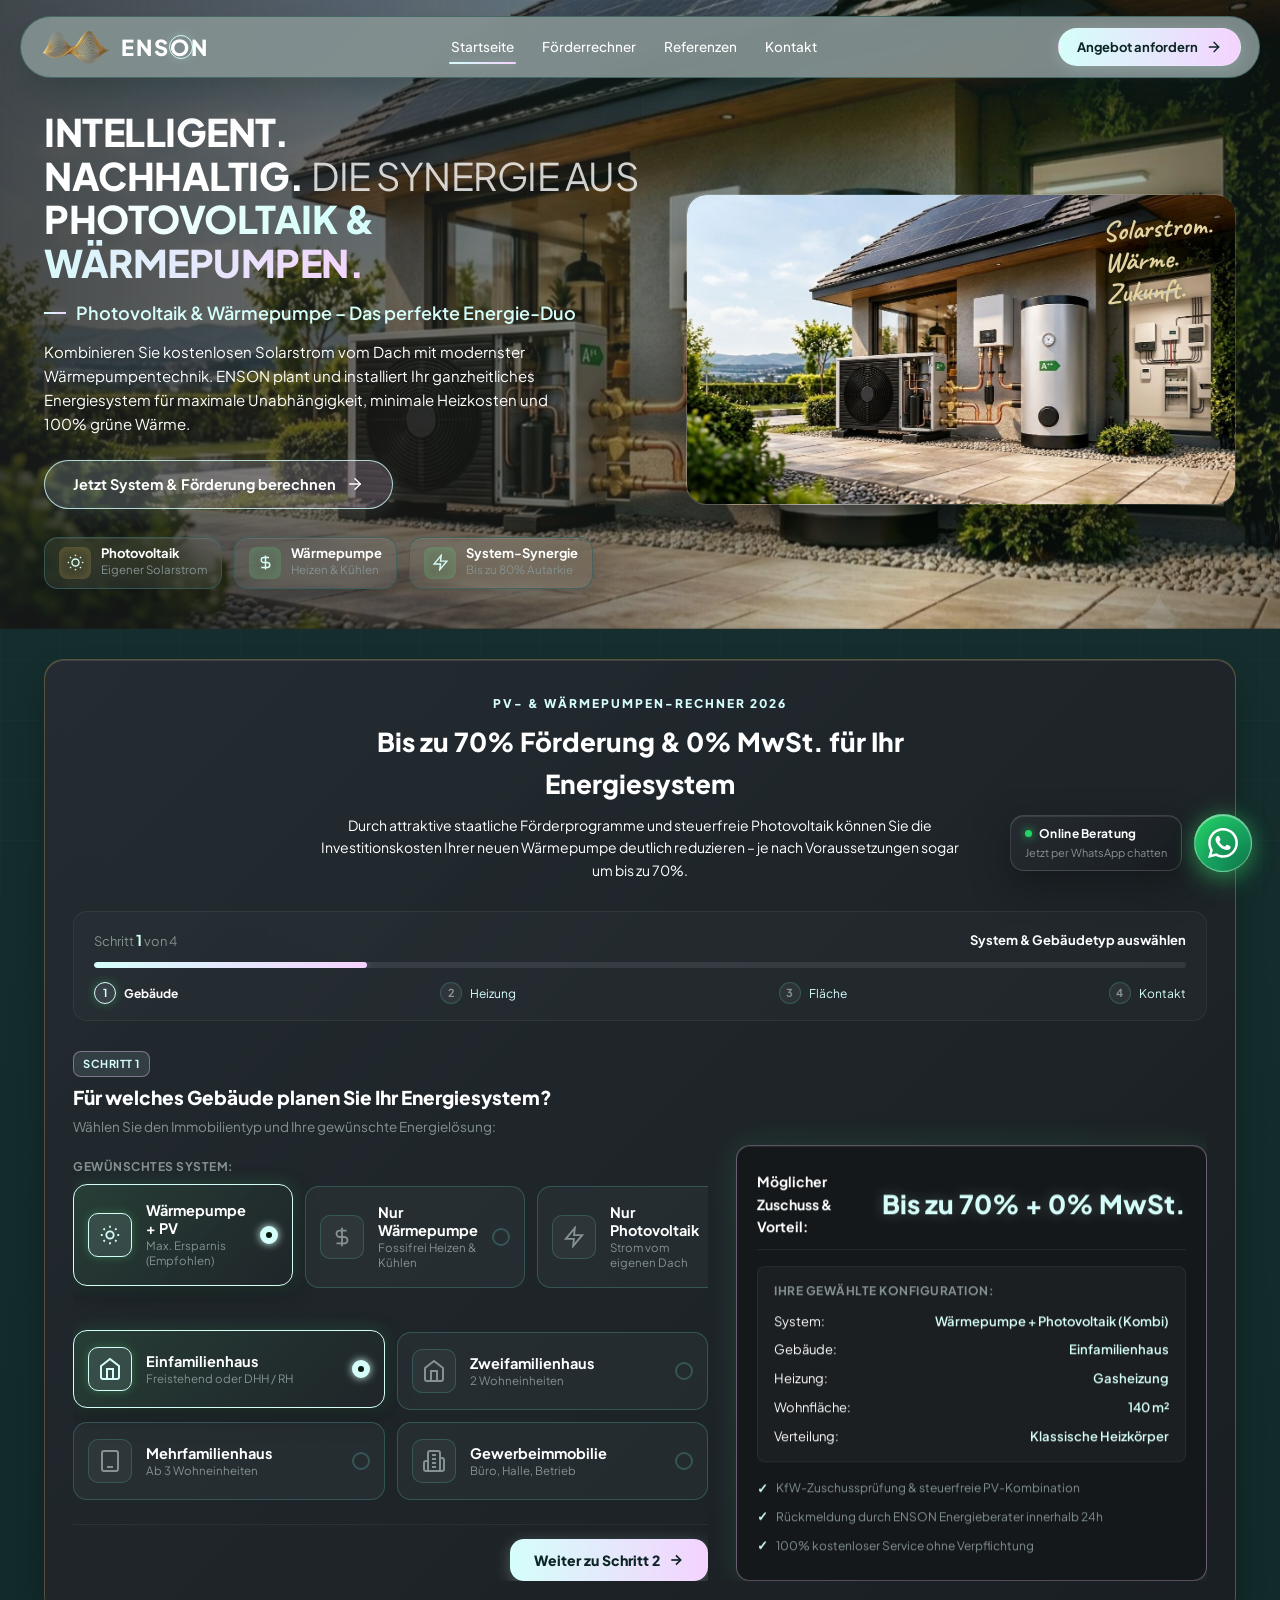
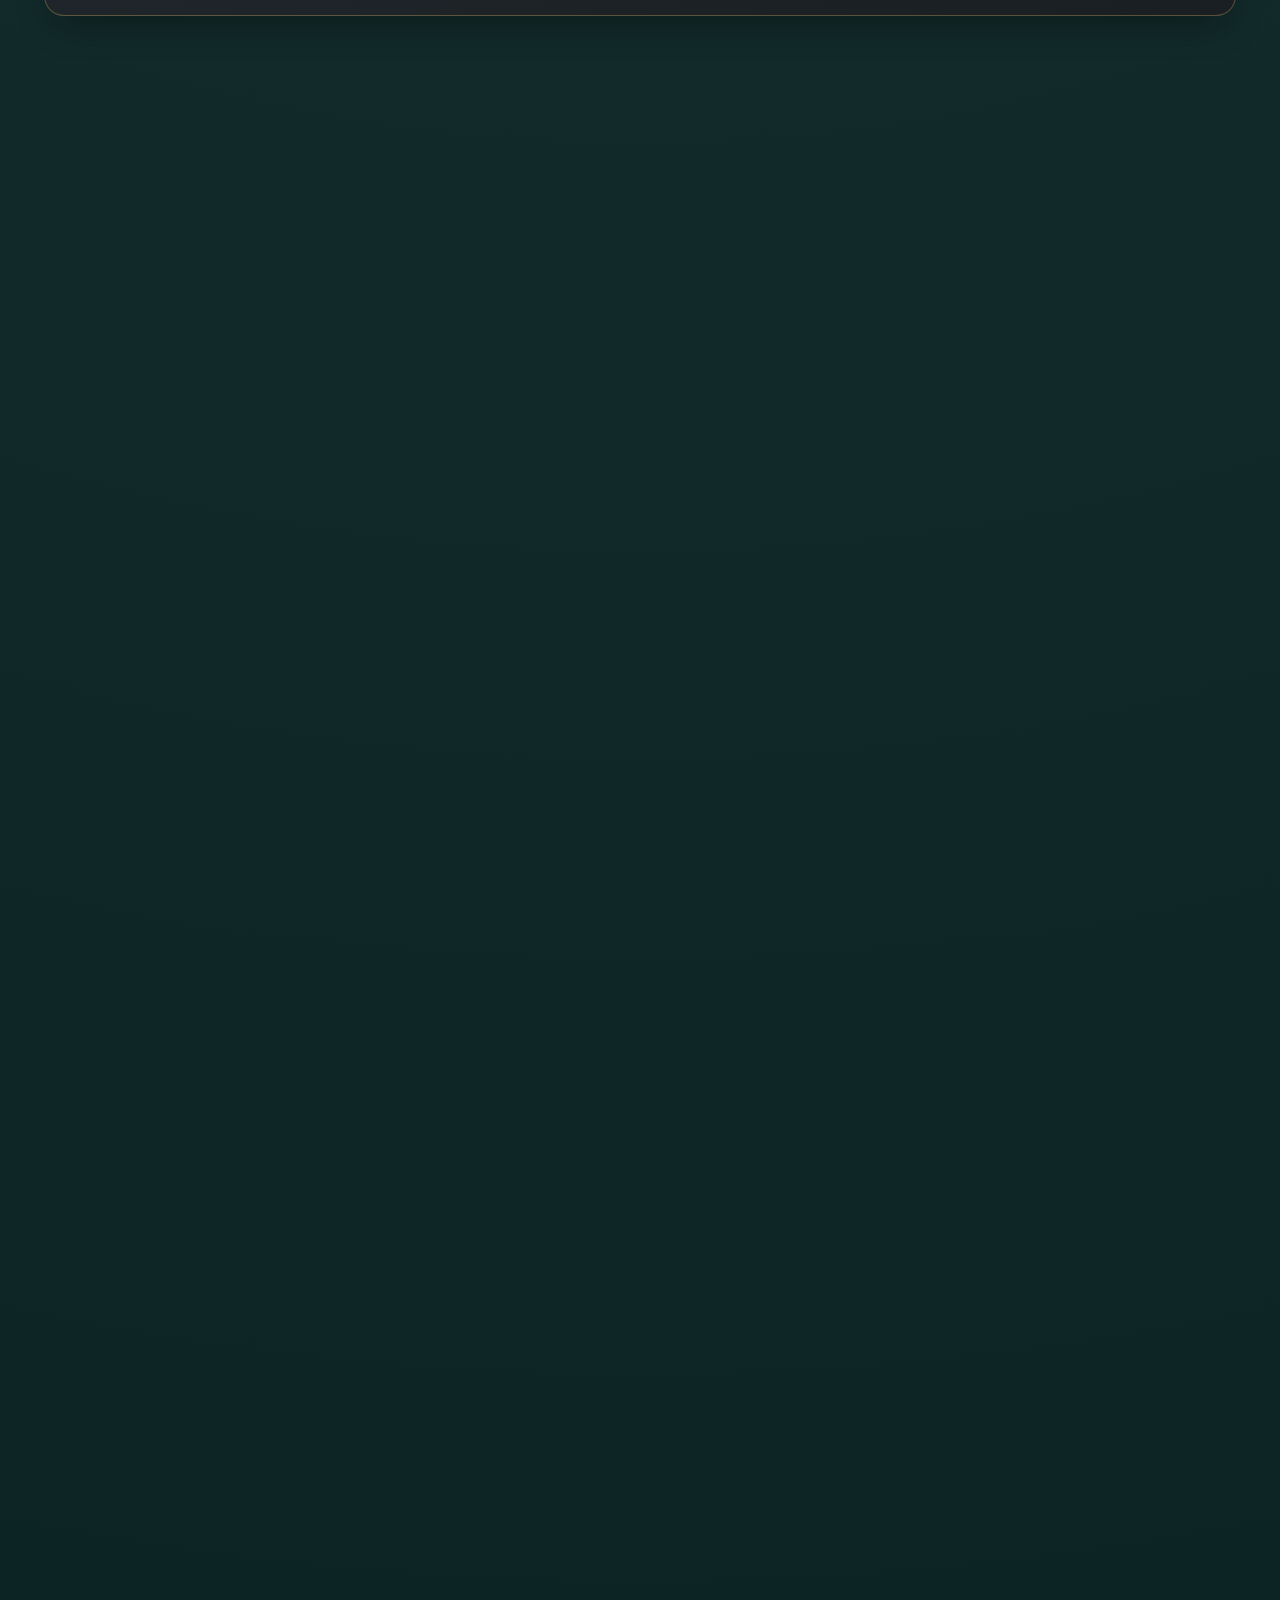
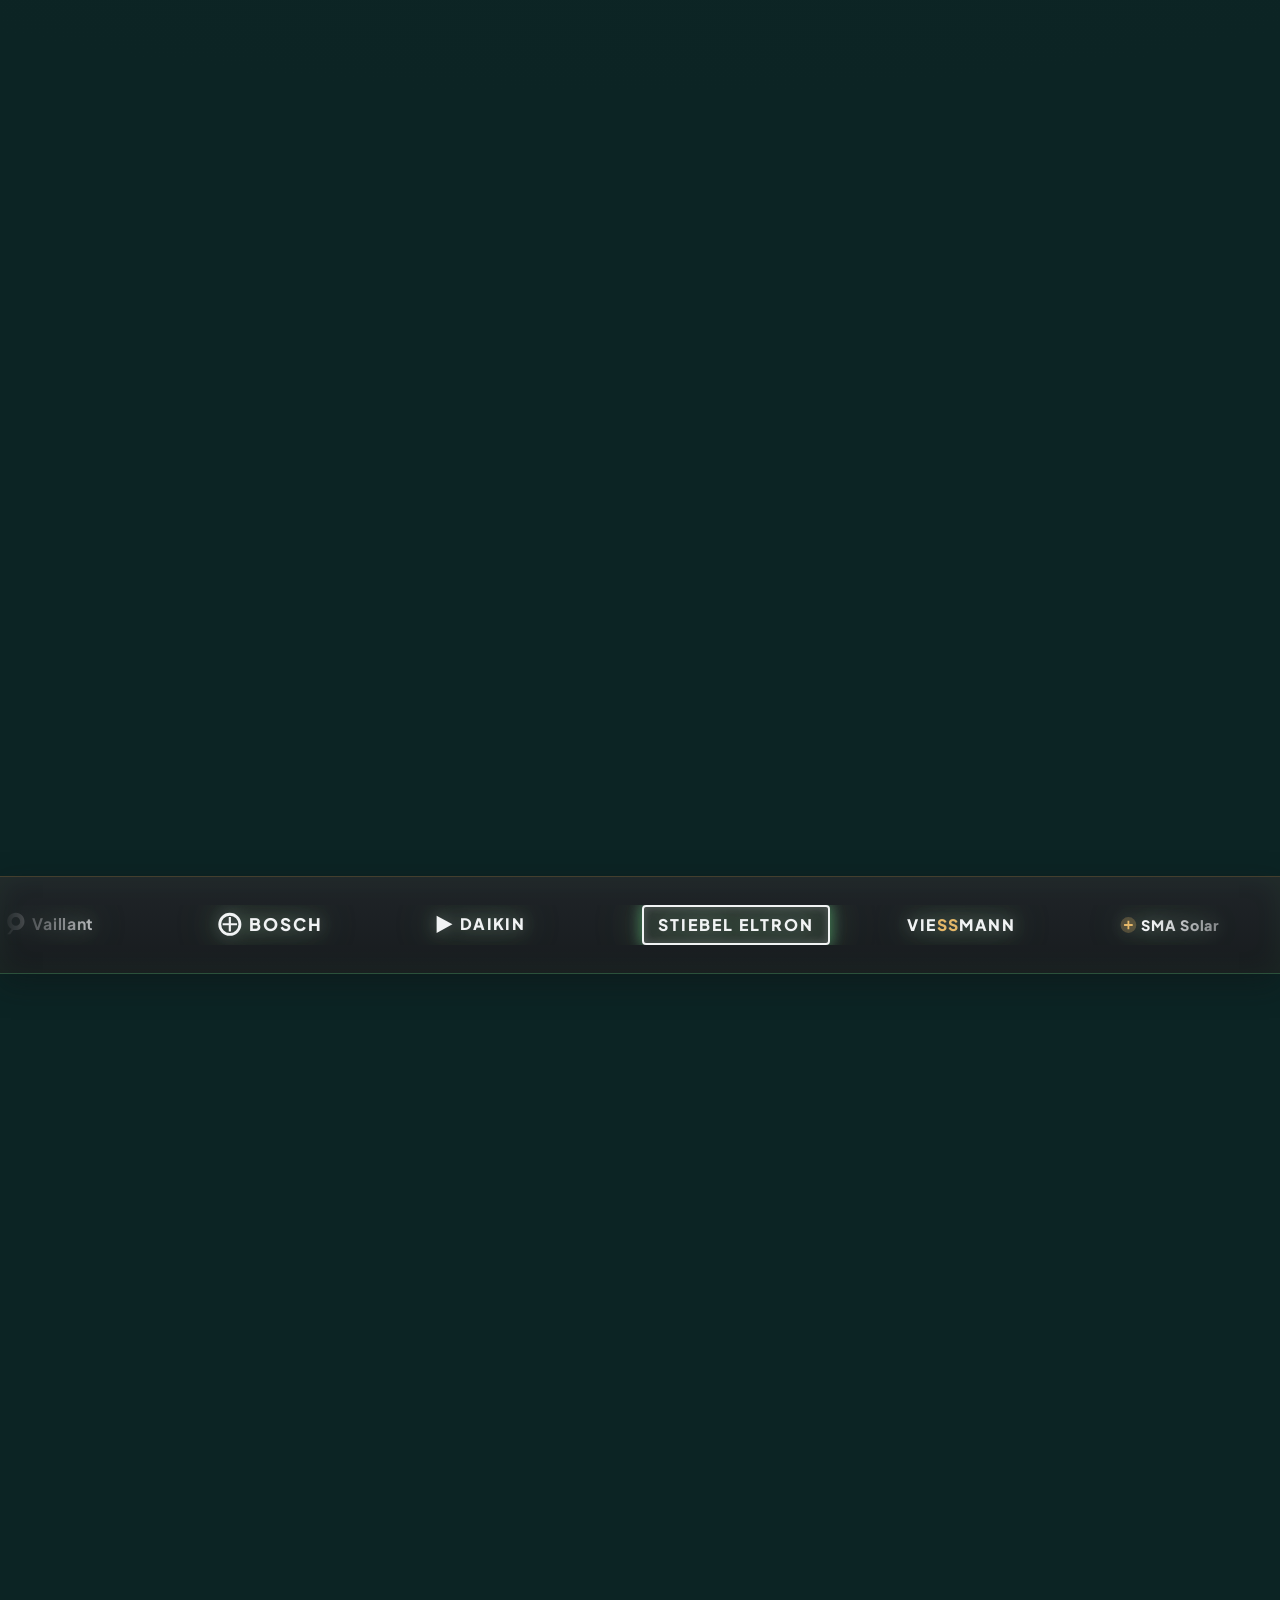
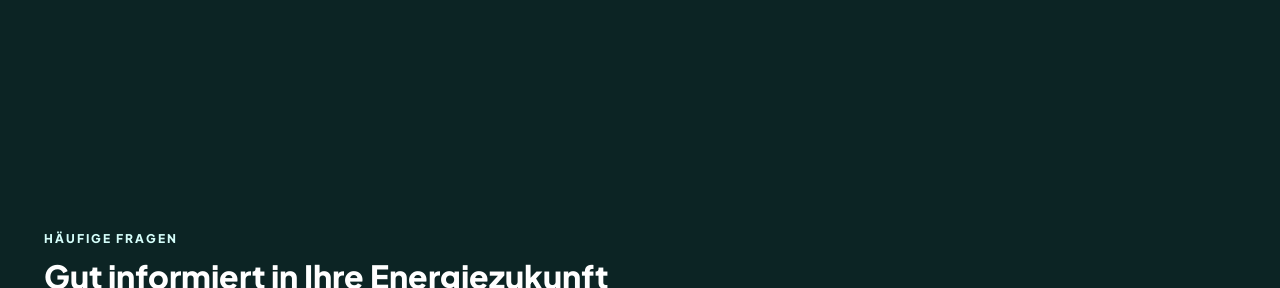
<file: index.html>
<!DOCTYPE html>
<html lang="de">

<head>
  <meta charset="UTF-8">
  <meta name="viewport" content="width=device-width, initial-scale=1.0, maximum-scale=5.0">
  <title>ENSON | Photovoltaikanlagen & Wärmepumpen – Das smarte Energiesystem</title>
  <meta name="description"
    content="ENSON - Ihr Experte für Photovoltaikanlagen & moderne Wärmepumpen in Deutschland. Bis zu 70% KfW-Förderung, 0% MwSt., maximale Autarkie durch solaren Heizstrom und Komplettservice aus einer Hand.">
  <meta name="referrer" content="strict-origin-when-cross-origin">

  <!-- Google Fonts: Plus Jakarta Sans & Caveat -->
  <link rel="preconnect" href="https://fonts.googleapis.com">
  <link rel="preconnect" href="https://fonts.gstatic.com" crossorigin>
  <link
    href="https://fonts.googleapis.com/css2?family=Caveat:wght@600;700&family=Plus+Jakarta+Sans:ital,wght@0,300;0,400;0,500;0,600;0,700;0,800;1,400&display=swap"
    rel="stylesheet">

  <link rel="stylesheet" href="style.css">
</head>

<body>

  <!-- Background Ambient Glows & Grid Layer -->
  <div class="ambient-glow glow-top-left"></div>
  <div class="ambient-glow glow-hero-right"></div>
  <div class="ambient-glow glow-center-accent"></div>
  <div class="ambient-glow glow-bottom-right"></div>
  <div class="tech-grid-bg"></div>

  <!-- FLOATING GLASS NAVBAR -->
  <header class="navbar-wrapper">
    <nav class="navbar glass-card">
      <a href="#hero" class="brand-logo" aria-label="ENSON Homepage">
        <img class="brand-symbol" src="Logo.png" alt="">
        <div class="logo-mark">
          <span class="brand-name">ENS<span class="brand-o">O</span>N</span>
        </div>
      </a>

      <div class="nav-menu" id="navMenu">
        <a href="#hero" class="nav-link active">Startseite</a>
        <a href="#calculator" class="nav-link">Förderrechner</a>
        <a href="#projects" class="nav-link">Referenzen</a>
        <a href="#contact" class="nav-link">Kontakt</a>
      </div>

      <div class="nav-actions">
        <a href="#calculator" class="btn-quote">
          <span>Angebot anfordern</span>
          <svg class="btn-arrow" width="16" height="16" viewBox="0 0 24 24" fill="none" stroke="currentColor"
            stroke-width="2" stroke-linecap="round" stroke-linejoin="round">
            <line x1="5" y1="12" x2="19" y2="12"></line>
            <polyline points="12 5 19 12 12 19"></polyline>
          </svg>
        </a>
        <button class="mobile-toggle" id="mobileToggle" aria-label="Menü öffnen" aria-controls="navMenu" aria-expanded="false">
          <span></span>
          <span></span>
          <span></span>
        </button>
      </div>
    </nav>
  </header>

  <!-- HERO SECTION -->
  <section class="hero-section" id="hero">
    <!-- HERO IMAGE BACKGROUND -->
    <div class="hero-video-bg-container" aria-hidden="true">
      <img class="hero-bg-image" src="assets/images/hero.webp" alt="" width="1264" height="843" fetchpriority="high" decoding="async">
      <div class="hero-video-overlay"></div>
    </div>

    <div class="container">
      <div class="hero-container">

        <!-- HERO LEFT CONTENT -->
        <div class="hero-left">
          <h1 class="hero-headline">
            INTELLIGENT.<br>
            NACHHALTIG. <span class="hero-hl-sub">DIE SYNERGIE AUS</span><br>
            <span class="gradient-text">PHOTOVOLTAIK & WÄRMEPUMPEN.</span>
          </h1>

          <div class="hero-subline-gold">
            Photovoltaik & Wärmepumpe – Das perfekte Energie-Duo
          </div>

          <p class="hero-description">
            Kombinieren Sie kostenlosen Solarstrom vom Dach mit modernster Wärmepumpentechnik. ENSON plant und installiert Ihr ganzheitliches Energiesystem für maximale Unabhängigkeit, minimale Heizkosten und 100% grüne Wärme.
          </p>

          <div class="hero-cta-group">
            <a href="#calculator" class="btn-hero-glass">
              <span>Jetzt System & Förderung berechnen</span>
              <svg width="18" height="18" viewBox="0 0 24 24" fill="none" stroke="currentColor" stroke-width="2"
                stroke-linecap="round" stroke-linejoin="round">
                <line x1="5" y1="12" x2="19" y2="12"></line>
                <polyline points="12 5 19 12 12 19"></polyline>
              </svg>
            </a>
          </div>

          <!-- 3 COMPACT BENEFIT BADGES -->
          <div class="hero-benefit-pills">
            <div class="benefit-pill glass-card" title="Kostenloser Strom vom Dach">
              <div class="pill-icon neon-solar">
                <svg viewBox="0 0 24 24" fill="none" stroke="currentColor" stroke-width="2">
                  <circle cx="12" cy="12" r="5"></circle>
                  <line x1="12" y1="1" x2="12" y2="3"></line>
                  <line x1="12" y1="21" x2="12" y2="23"></line>
                  <line x1="4.22" y1="4.22" x2="5.64" y2="5.64"></line>
                  <line x1="18.36" y1="18.36" x2="19.78" y2="19.78"></line>
                  <line x1="1" y1="12" x2="3" y2="12"></line>
                  <line x1="21" y1="12" x2="23" y2="12"></line>
                  <line x1="4.22" y1="19.78" x2="5.64" y2="18.36"></line>
                  <line x1="18.36" y1="5.64" x2="19.78" y2="4.22"></line>
                </svg>
              </div>
              <div class="pill-text">
                <span class="pill-title">Photovoltaik</span>
                <span class="pill-sub">Eigener Solarstrom</span>
              </div>
            </div>

            <div class="benefit-pill glass-card" title="Hocheffizientes Heizen & Kühlen">
              <div class="pill-icon neon-protect">
                <svg viewBox="0 0 24 24" fill="none" stroke="currentColor" stroke-width="2">
                  <path d="M12 2v20M17 5H9.5a3.5 3.5 0 0 0 0 7h5a3.5 3.5 0 0 1 0 7H6" />
                </svg>
              </div>
              <div class="pill-text">
                <span class="pill-title">Wärmepumpe</span>
                <span class="pill-sub">Heizen & Kühlen</span>
              </div>
            </div>

            <div class="benefit-pill glass-card" title="Bis zu 80% Unabhängigkeit">
              <div class="pill-icon neon-shield">
                <svg viewBox="0 0 24 24" fill="none" stroke="currentColor" stroke-width="2">
                  <path d="M13 2L3 14h9l-1 8 10-12h-9l1-8z" />
                </svg>
              </div>
              <div class="pill-text">
                <span class="pill-title">System-Synergie</span>
                <span class="pill-sub">Bis zu 80% Autarkie</span>
              </div>
            </div>
          </div>

        </div>

        <!-- HERO RIGHT VISUAL -->
        <div class="hero-right">
          <div class="hero-image-wrapper">
            <video class="hero-main-video" autoplay muted loop playsinline webkit-playsinline preload="none"
              poster="assets/images/hero.webp" aria-label="Modernes Gebäude mit ENSON Photovoltaikanlage und Wärmepumpe">
              <source data-src="hero-house.webm" type="video/webm">
            </video>

            <!-- Handwritten Script Badge in Gold -->
            <div class="hero-handwritten-tag">
              <span>Solarstrom.<br>Wärme.<br>Zukunft.</span>
            </div>

          </div>
        </div>

      </div>
    </div>
  </section>

  <!-- PV & HEAT PUMP CALCULATOR -->
  <section class="calculator-section" id="calculator">
    <div class="container">
      <div class="calc-card glass-card">

        <!-- Header -->
        <div class="calc-header">
          <span class="section-eyebrow-gold">PV- & Wärmepumpen-Rechner 2026</span>
          <h2 class="calc-title">Bis zu 70% Förderung & 0% MwSt. für Ihr Energiesystem</h2>
          <p class="calc-desc">Durch attraktive staatliche Förderprogramme und steuerfreie Photovoltaik können Sie die Investitionskosten Ihrer neuen Wärmepumpe deutlich reduzieren – je nach Voraussetzungen sogar um bis zu 70%.</p>
        </div>

        <!-- Wizard Progress Bar -->
        <div class="calc-wizard-progress">
          <div class="wizard-progress-header">
            <span class="wizard-step-counter">Schritt <strong id="currentStepNum">1</strong> von 4</span>
            <span class="wizard-step-hint" id="stepTitleHint">Gebäudetyp auswählen</span>
          </div>
          <div class="wizard-progress-track">
            <div class="wizard-progress-fill" id="wizardProgressFill" style="width: 25%;"></div>
          </div>
          <div class="wizard-steps-indicators">
            <div class="step-dot-item active" data-step-target="1">
              <span class="step-dot-num">1</span>
              <span class="step-dot-label">Gebäude</span>
            </div>
            <div class="step-dot-item" data-step-target="2">
              <span class="step-dot-num">2</span>
              <span class="step-dot-label">Heizung</span>
            </div>
            <div class="step-dot-item" data-step-target="3">
              <span class="step-dot-num">3</span>
              <span class="step-dot-label">Fläche</span>
            </div>
            <div class="step-dot-item" data-step-target="4">
              <span class="step-dot-num">4</span>
              <span class="step-dot-label">Kontakt</span>
            </div>
          </div>
        </div>

        <form class="calc-interactive-grid" id="subsidyInquiryForm" novalidate>
          <div class="calc-inputs">

            <!-- STEP 1: Gebäudeart & Systemwunsch -->
            <div class="calc-step active" data-step="1">
              <div class="calc-step-header">
                <span class="step-tag">Schritt 1</span>
                <h3 class="calc-step-title">Für welches Gebäude planen Sie Ihr Energiesystem?</h3>
                <p class="calc-step-desc">Wählen Sie den Immobilientyp und Ihre gewünschte Energielösung:</p>
              </div>

              <!-- System Preference Selector -->
              <div class="calc-sub-group" style="margin-bottom: 20px;">
                <label class="calc-label-sub">Gewünschtes System:</label>
                <div class="calc-options-grid three-col" id="calcSystemType">
                  <button type="button" class="calc-choice-card active" data-val="Wärmepumpe + Photovoltaik (Kombi)">
                    <div class="choice-icon gold-glow">
                      <svg width="22" height="22" viewBox="0 0 24 24" fill="none" stroke="currentColor" stroke-width="2">
                        <circle cx="12" cy="12" r="4"></circle>
                        <path d="M12 2v2M12 20v2M4.93 4.93l1.41 1.41M17.66 17.66l1.41 1.41M2 12h2M20 12h2M6.34 17.66l-1.41 1.41M19.07 4.93l-1.41 1.41"></path>
                      </svg>
                    </div>
                    <div class="choice-info">
                      <span class="choice-title">Wärmepumpe + PV</span>
                      <span class="choice-sub">Max. Ersparnis (Empfohlen)</span>
                    </div>
                    <div class="choice-radio"></div>
                  </button>

                  <button type="button" class="calc-choice-card" data-val="Nur Wärmepumpe">
                    <div class="choice-icon">
                      <svg width="22" height="22" viewBox="0 0 24 24" fill="none" stroke="currentColor" stroke-width="2">
                        <path d="M12 2v20M17 5H9.5a3.5 3.5 0 0 0 0 7h5a3.5 3.5 0 0 1 0 7H6"></path>
                      </svg>
                    </div>
                    <div class="choice-info">
                      <span class="choice-title">Nur Wärmepumpe</span>
                      <span class="choice-sub">Fossifrei Heizen & Kühlen</span>
                    </div>
                    <div class="choice-radio"></div>
                  </button>

                  <button type="button" class="calc-choice-card" data-val="Nur Photovoltaikanlage">
                    <div class="choice-icon">
                      <svg width="22" height="22" viewBox="0 0 24 24" fill="none" stroke="currentColor" stroke-width="2">
                        <polygon points="13 2 3 14 12 14 11 22 21 10 12 10 13 2"></polygon>
                      </svg>
                    </div>
                    <div class="choice-info">
                      <span class="choice-title">Nur Photovoltaik</span>
                      <span class="choice-sub">Strom vom eigenen Dach</span>
                    </div>
                    <div class="choice-radio"></div>
                  </button>
                </div>
              </div>

              <div class="calc-options-grid" id="calcBuildingType">
                <button type="button" class="calc-choice-card active" data-val="Einfamilienhaus">
                  <div class="choice-icon">
                    <svg width="24" height="24" viewBox="0 0 24 24" fill="none" stroke="currentColor" stroke-width="2">
                      <path d="m3 9 9-7 9 7v11a2 2 0 0 1-2 2H5a2 2 0 0 1-2-2z"></path>
                      <polyline points="9 22 9 12 15 12 15 22"></polyline>
                    </svg>
                  </div>
                  <div class="choice-info">
                    <span class="choice-title">Einfamilienhaus</span>
                    <span class="choice-sub">Freistehend oder DHH / RH</span>
                  </div>
                  <div class="choice-radio"></div>
                </button>

                <button type="button" class="calc-choice-card" data-val="Zweifamilienhaus">
                  <div class="choice-icon">
                    <svg width="24" height="24" viewBox="0 0 24 24" fill="none" stroke="currentColor" stroke-width="2">
                      <path d="M3 9l9-7 9 7v11a2 2 0 0 1-2 2H5a2 2 0 0 1-2-2z"></path>
                      <path d="M9 22V12h6v10"></path>
                      <path d="M9 12h6"></path>
                    </svg>
                  </div>
                  <div class="choice-info">
                    <span class="choice-title">Zweifamilienhaus</span>
                    <span class="choice-sub">2 Wohneinheiten</span>
                  </div>
                  <div class="choice-radio"></div>
                </button>

                <button type="button" class="calc-choice-card" data-val="Mehrfamilienhaus">
                  <div class="choice-icon">
                    <svg width="24" height="24" viewBox="0 0 24 24" fill="none" stroke="currentColor" stroke-width="2">
                      <rect x="4" y="2" width="16" height="20" rx="2" ry="2"></rect>
                      <line x1="9" y1="6" x2="9" y2="6.01"></line>
                      <line x1="15" y1="6" x2="15" y2="6.01"></line>
                      <line x1="9" y1="10" x2="9" y2="10.01"></line>
                      <line x1="15" y1="10" x2="15" y2="10.01"></line>
                      <line x1="9" y1="14" x2="9" y2="14.01"></line>
                      <line x1="15" y1="14" x2="15" y2="14.01"></line>
                      <line x1="9" y1="18" x2="15" y2="18"></line>
                    </svg>
                  </div>
                  <div class="choice-info">
                    <span class="choice-title">Mehrfamilienhaus</span>
                    <span class="choice-sub">Ab 3 Wohneinheiten</span>
                  </div>
                  <div class="choice-radio"></div>
                </button>

                <button type="button" class="calc-choice-card" data-val="Gewerbeimmobilie">
                  <div class="choice-icon">
                    <svg width="24" height="24" viewBox="0 0 24 24" fill="none" stroke="currentColor" stroke-width="2">
                      <path d="M6 22V4a2 2 0 0 1 2-2h8a2 2 0 0 1 2 2v18Z"></path>
                      <path d="M6 12H4a2 2 0 0 0-2 2v6a2 2 0 0 0 2 2h2"></path>
                      <path d="M18 9h2a2 2 0 0 1 2 2v9a2 2 0 0 1-2 2h-2"></path>
                      <path d="M10 6h4"></path>
                      <path d="M10 10h4"></path>
                      <path d="M10 14h4"></path>
                      <path d="M10 18h4"></path>
                    </svg>
                  </div>
                  <div class="choice-info">
                    <span class="choice-title">Gewerbeimmobilie</span>
                    <span class="choice-sub">Büro, Halle, Betrieb</span>
                  </div>
                  <div class="choice-radio"></div>
                </button>
              </div>

              <div class="wizard-nav-buttons single-next">
                <button type="button" class="wizard-btn-next" data-next-step="2">
                  <span>Weiter zu Schritt 2</span>
                  <svg width="16" height="16" viewBox="0 0 24 24" fill="none" stroke="currentColor" stroke-width="2.5">
                    <line x1="5" y1="12" x2="19" y2="12"></line>
                    <polyline points="12 5 19 12 12 19"></polyline>
                  </svg>
                </button>
              </div>
            </div>

            <!-- STEP 2: Aktuelle Heizung -->
            <div class="calc-step" data-step="2">
              <div class="calc-step-header">
                <span class="step-tag">Schritt 2</span>
                <h3 class="calc-step-title">Womit heizen Sie aktuell?</h3>
                <p class="calc-step-desc">Wählen Sie Ihr bestehendes Heizsystem:</p>
              </div>

              <div class="calc-options-grid" id="calcCurrentHeating">
                <button type="button" class="calc-choice-card active" data-val="Gasheizung">
                  <div class="choice-icon">
                    <svg width="24" height="24" viewBox="0 0 24 24" fill="none" stroke="currentColor" stroke-width="2">
                      <path
                        d="M8.5 14.5A2.5 2.5 0 0 0 11 12c0-1.38-.5-2-1-3-1.072-2.143-.224-4.054 2-6 .5 2.5 2 4.9 4 6.5 2 1.6 3 3.5 3 5.5a7 7 0 1 1-14 0c0-1.153.433-2.294 1-3a2.5 2.5 0 0 0 2.5 2.5z">
                      </path>
                    </svg>
                  </div>
                  <div class="choice-info">
                    <span class="choice-title">Gasheizung</span>
                    <span class="choice-sub">Erdgas / Flüssiggas</span>
                  </div>
                  <div class="choice-radio"></div>
                </button>

                <button type="button" class="calc-choice-card" data-val="Ölheizung">
                  <div class="choice-icon">
                    <svg width="24" height="24" viewBox="0 0 24 24" fill="none" stroke="currentColor" stroke-width="2">
                      <path d="M12 2.69l5.66 5.66a8 8 0 1 1-11.31 0z"></path>
                    </svg>
                  </div>
                  <div class="choice-info">
                    <span class="choice-title">Ölheizung</span>
                    <span class="choice-sub">Heizölkessel</span>
                  </div>
                  <div class="choice-radio"></div>
                </button>

                <button type="button" class="calc-choice-card" data-val="Strom / Nachtspeicher">
                  <div class="choice-icon">
                    <svg width="24" height="24" viewBox="0 0 24 24" fill="none" stroke="currentColor" stroke-width="2">
                      <polygon points="13 2 3 14 12 14 11 22 21 10 12 10 13 2"></polygon>
                    </svg>
                  </div>
                  <div class="choice-info">
                    <span class="choice-title">Strom / Nachtspeicher</span>
                    <span class="choice-sub">Elektroheizung</span>
                  </div>
                  <div class="choice-radio"></div>
                </button>

                <button type="button" class="calc-choice-card" data-val="Pellet / Sonstige">
                  <div class="choice-icon">
                    <svg width="24" height="24" viewBox="0 0 24 24" fill="none" stroke="currentColor" stroke-width="2">
                      <path d="M12 2v8"></path>
                      <path d="m4.93 10.93 1.41 1.41"></path>
                      <path d="M2 18h2"></path>
                      <path d="M20 18h2"></path>
                      <path d="m19.07 10.93-1.41 1.41"></path>
                      <path d="M22 22H2"></path>
                      <path d="m8 22 4-10 4 10"></path>
                    </svg>
                  </div>
                  <div class="choice-info">
                    <span class="choice-title">Pellet / Sonstige</span>
                    <span class="choice-sub">Holz, Kohle oder Fernwärme</span>
                  </div>
                  <div class="choice-radio"></div>
                </button>
              </div>

              <div class="wizard-nav-buttons">
                <button type="button" class="wizard-btn-prev" data-prev-step="1">
                  <svg width="16" height="16" viewBox="0 0 24 24" fill="none" stroke="currentColor" stroke-width="2.5">
                    <line x1="19" y1="12" x2="5" y2="12"></line>
                    <polyline points="12 19 5 12 12 5"></polyline>
                  </svg>
                  <span>Zurück</span>
                </button>
                <button type="button" class="wizard-btn-next" data-next-step="3">
                  <span>Weiter zu Schritt 3</span>
                  <svg width="16" height="16" viewBox="0 0 24 24" fill="none" stroke="currentColor" stroke-width="2.5">
                    <line x1="5" y1="12" x2="19" y2="12"></line>
                    <polyline points="12 5 19 12 12 19"></polyline>
                  </svg>
                </button>
              </div>
            </div>

            <!-- STEP 3: Wohnfläche & Wärmeverteilung -->
            <div class="calc-step" data-step="3">
              <div class="calc-step-header">
                <span class="step-tag">Schritt 3</span>
                <h3 class="calc-step-title">Wie groß ist Ihre zu beheizende Wohnfläche?</h3>
                <p class="calc-step-desc">Geben Sie die Fläche an und wählen Sie das Wärmeverteilungssystem:</p>
              </div>

              <!-- Slider Container -->
              <div class="range-wrap wizard-range-wrap">
                <div class="range-header-info">
                  <span class="range-sub-label">Wohnfläche (ca.):</span>
                  <strong class="range-val-badge" id="areaDisplay">140 m²</strong>
                </div>
                <input type="range" id="areaRange" min="50" max="400" step="10" value="140">
                <div class="range-display">
                  <span>50 m²</span>
                  <span>200 m²</span>
                  <span>400 m²</span>
                </div>
              </div>

              <!-- Distribution Options -->
              <div class="calc-sub-group">
                <label class="calc-label-sub">Wärmeverteilung im Gebäude:</label>
                <div class="calc-options-grid two-col" id="calcHeatDistribution">
                  <button type="button" class="calc-choice-card active" data-val="Klassische Heizkörper">
                    <div class="choice-icon">
                      <svg width="24" height="24" viewBox="0 0 24 24" fill="none" stroke="currentColor"
                        stroke-width="2">
                        <rect x="3" y="4" width="18" height="16" rx="2"></rect>
                        <line x1="7" y1="4" x2="7" y2="20"></line>
                        <line x1="12" y1="4" x2="12" y2="20"></line>
                        <line x1="17" y1="4" x2="17" y2="20"></line>
                      </svg>
                    </div>
                    <div class="choice-info">
                      <span class="choice-title">Klassische Heizkörper</span>
                      <span class="choice-sub">Standard Radiatoren</span>
                    </div>
                    <div class="choice-radio"></div>
                  </button>

                  <button type="button" class="calc-choice-card" data-val="Fußbodenheizung">
                    <div class="choice-icon">
                      <svg width="24" height="24" viewBox="0 0 24 24" fill="none" stroke="currentColor"
                        stroke-width="2">
                        <path d="M2 12h4c1.1 0 2 .9 2 2v2c0 1.1.9 2 2 2h4c1.1 0 2-.9 2-2v-2c0-1.1.9-2 2-2h4"></path>
                        <path d="M2 6h4c1.1 0 2 .9 2 2v2c0 1.1.9 2 2 2h4c1.1 0 2-.9 2-2V8c0-1.1.9-2 2-2h4"></path>
                      </svg>
                    </div>
                    <div class="choice-info">
                      <span class="choice-title">Fußbodenheizung</span>
                      <span class="choice-sub">Flächenheizung</span>
                    </div>
                    <div class="choice-radio"></div>
                  </button>
                </div>
              </div>

              <div class="wizard-nav-buttons">
                <button type="button" class="wizard-btn-prev" data-prev-step="2">
                  <svg width="16" height="16" viewBox="0 0 24 24" fill="none" stroke="currentColor" stroke-width="2.5">
                    <line x1="19" y1="12" x2="5" y2="12"></line>
                    <polyline points="12 19 5 12 12 5"></polyline>
                  </svg>
                  <span>Zurück</span>
                </button>
                <button type="button" class="wizard-btn-next" data-next-step="4">
                  <span>Weiter zum letzten Schritt</span>
                  <svg width="16" height="16" viewBox="0 0 24 24" fill="none" stroke="currentColor" stroke-width="2.5">
                    <line x1="5" y1="12" x2="19" y2="12"></line>
                    <polyline points="12 5 19 12 12 19"></polyline>
                  </svg>
                </button>
              </div>
            </div>

            <!-- STEP 4: Kontaktdaten -->
            <div class="calc-step" data-step="4">
              <div class="calc-step-header">
                <span class="step-tag success">Letzter Schritt</span>
                <h3 class="calc-step-title">Wohin dürfen wir Ihre kostenlose System- & Förderauswertung senden?</h3>
                <p class="calc-step-desc">Ein ENSON Energieexperte prüft Ihre Angaben und meldet sich innerhalb von 24h:
                </p>
              </div>

              <div class="calc-fields-grid">
                <div class="calc-field">
                  <label class="field-label" for="calcUserName">Vor- und Nachname *</label>
                  <input type="text" id="calcUserName" class="calc-input" placeholder="z. B. Max Mustermann" autocomplete="name" required>
                </div>
                <div class="calc-field">
                  <label class="field-label" for="calcUserPhone">Telefonnummer (für Rückfragen) *</label>
                  <input type="tel" id="calcUserPhone" class="calc-input" placeholder="z. B. +49 176 12345678" autocomplete="tel" required>
                </div>
                <div class="calc-field full-width">
                  <label class="field-label" for="calcUserEmail">E-Mail-Adresse *</label>
                  <input type="email" id="calcUserEmail" class="calc-input" placeholder="z. B. name@beispiel.de" autocomplete="email"
                    required>
                </div>
                <div class="calc-field full-width">
                  <label class="field-label" for="calcUserMsg">Ihre Nachricht / Besonderheiten (optional)</label>
                  <textarea id="calcUserMsg" class="calc-textarea" rows="2"
                    placeholder="z. B. Dachausrichtung, geplante Solarmodule, Baujahr des Hauses..."></textarea>
                </div>
              </div>

              <div class="wizard-nav-buttons">
                <button type="button" class="wizard-btn-prev" data-prev-step="3">
                  <svg width="16" height="16" viewBox="0 0 24 24" fill="none" stroke="currentColor" stroke-width="2.5">
                    <line x1="19" y1="12" x2="5" y2="12"></line>
                    <polyline points="12 19 5 12 12 5"></polyline>
                  </svg>
                  <span>Zurück</span>
                </button>
                <button type="submit" class="btn-calc-cta" id="calcSubmitBtn">
                  <span>Kostenlose System-Berechnung anfordern</span>
                  <svg width="16" height="16" viewBox="0 0 24 24" fill="none" stroke="currentColor" stroke-width="2.5">
                    <polyline points="20 6 9 17 4 12"></polyline>
                  </svg>
                </button>
              </div>
            </div>

          </div>

          <!-- SUMMARY PREVIEW SIDEBAR -->
          <div class="calc-results glass-card">
            <div class="result-rate">
              <div class="rate-left-col">
                <span class="rate-label">Möglicher Zuschuss & Vorteil:</span>
              </div>
              <span class="rate-number">Bis zu 70% + 0% MwSt.</span>
            </div>

            <div class="result-summary-box">
              <div class="summary-box-title">Ihre gewählte Konfiguration:</div>
              <div class="summary-item">
                <span>System:</span>
                <strong id="sumSystem">Wärmepumpe + Photovoltaik (Kombi)</strong>
              </div>
              <div class="summary-item">
                <span>Gebäude:</span>
                <strong id="sumBuilding">Einfamilienhaus</strong>
              </div>
              <div class="summary-item">
                <span>Heizung:</span>
                <strong id="sumHeating">Gasheizung</strong>
              </div>
              <div class="summary-item">
                <span>Wohnfläche:</span>
                <strong id="sumArea">140 m²</strong>
              </div>
              <div class="summary-item">
                <span>Verteilung:</span>
                <strong id="sumDistribution">Klassische Heizkörper</strong>
              </div>
            </div>

            <div class="calc-trust-bullets">
              <div class="trust-bullet-item">
                <span class="bullet-check">✓</span>
                <span>KfW-Zuschussprüfung & steuerfreie PV-Kombination</span>
              </div>
              <div class="trust-bullet-item">
                <span class="bullet-check">✓</span>
                <span>Rückmeldung durch ENSON Energieberater innerhalb 24h</span>
              </div>
              <div class="trust-bullet-item">
                <span class="bullet-check">✓</span>
                <span>100% kostenloser Service ohne Verpflichtung</span>
              </div>
            </div>
          </div>
        </form>

      </div>
    </div>
  </section>

  <!-- ENERGY SYNERGY FLOW -->
  <section class="energy-synergy-section" aria-labelledby="energy-synergy-title">
    <div class="container">
      <div class="energy-synergy-heading">
        <span class="section-kicker">Das perfekte Zusammenspiel</span>
        <h2 id="energy-synergy-title">Vom Sonnenlicht zur warmen Zukunft.</h2>
        <p>Ein intelligentes Energiesystem verbindet Erzeugung, Steuerung und Wärme in einem Kreislauf.</p>
      </div>

      <div class="energy-flow-track">
        <div class="energy-flow-line" aria-hidden="true"><span></span></div>

        <article class="energy-step energy-step-solar">
          <div class="energy-step-icon energy-step-image-wrap">
            <div class="energy-wave-halo" aria-hidden="true"></div>
            <span class="energy-wave-ring ring-1" aria-hidden="true"></span>
            <span class="energy-wave-ring ring-2" aria-hidden="true"></span>
            <span class="energy-wave-ring ring-3" aria-hidden="true"></span>
            <img src="IMG_2026%202.webp" alt="Solarstrom" width="628" height="537" loading="lazy" decoding="async">
          </div>
          <div>
            <span class="energy-step-number">01</span>
            <h3>Solarstrom</h3>
            <p>Die PV-Anlage erzeugt saubere Energie direkt auf Ihrem Dach.</p>
          </div>
        </article>

        <article class="energy-step energy-step-control">
          <div class="energy-step-icon energy-step-image-wrap">
            <div class="energy-wave-halo" aria-hidden="true"></div>
            <span class="energy-wave-ring ring-1" aria-hidden="true"></span>
            <span class="energy-wave-ring ring-2" aria-hidden="true"></span>
            <span class="energy-wave-ring ring-3" aria-hidden="true"></span>
            <img src="IMG_2026%203.webp" alt="Intelligente Energie" width="461" height="778" loading="lazy" decoding="async">
          </div>
          <div>
            <span class="energy-step-number">02</span>
            <h3>Intelligente Energie</h3>
            <p>Das System verteilt den Strom automatisch dorthin, wo er gebraucht wird.</p>
          </div>
        </article>

        <article class="energy-step energy-step-heat">
          <div class="energy-step-icon energy-step-image-wrap">
            <div class="energy-wave-halo" aria-hidden="true"></div>
            <span class="energy-wave-ring ring-1" aria-hidden="true"></span>
            <span class="energy-wave-ring ring-2" aria-hidden="true"></span>
            <span class="energy-wave-ring ring-3" aria-hidden="true"></span>
            <img src="file_0.webp" alt="Wärmepumpe" width="1352" height="912" loading="lazy" decoding="async">
          </div>
          <div>
            <span class="energy-step-number">03</span>
            <h3>Wärmepumpe</h3>
            <p>Aus Solarstrom entsteht effiziente, komfortable Wärme für Ihr Zuhause.</p>
          </div>
        </article>
      </div>

      <div class="energy-synergy-cta">
        <a href="#calculator" class="btn-hero-glass">
          <span>Jetzt Angebot berechnen</span>
          <svg width="18" height="18" viewBox="0 0 24 24" fill="none" stroke="currentColor" stroke-width="2"
            stroke-linecap="round" stroke-linejoin="round">
            <line x1="5" y1="12" x2="19" y2="12"></line>
            <polyline points="12 5 19 12 12 19"></polyline>
          </svg>
        </a>
      </div>
    </div>
  </section>

  <!-- PRODUCT & SOLUTIONS SECTION ("MODERNE ENERGIETECHNIK: DAS PERFEKTE DUO") -->
  <section class="solutions-section" id="solutions">
    <div class="container">
      <div class="solutions-grid">

        <!-- LEFT: INDOOR INSTALLATION & 3D CUTAWAY VISUAL -->
        <div class="solutions-left">
          <div class="indoor-visual-card glass-card">
            <div class="image-frame-indoor">
              <img src="assets/images/indoor-room.webp" alt="Fachgerechte PV & Wärmepumpen Inneninstallation"
                class="indoor-main-img" loading="lazy" decoding="async">
            </div>

            <!-- Floating 3D House Cutaway Badge -->
            <div class="cutaway-floating-badge glass-card" id="cutawayTrigger">
              <img src="assets/images/house-3d-model.webp" alt="3D-Visualisierung von Heizung und Solarenergie" class="cutaway-thumb" width="1024" height="1024" loading="lazy" decoding="async">
              <div class="cutaway-info">
                <span class="badge-tag">3D-SYSTEMVERBUND</span>
                <span class="badge-sub">PV-Strom + Wärmepumpe im Haus (Klick)</span>
              </div>
            </div>
          </div>
        </div>

        <!-- RIGHT: HEADING & BULLET FEATURES -->
        <div class="solutions-right">
          <span class="section-eyebrow-gold">SYSTEMINTEGRATION & ENERGIEFLUSS</span>
          <h2 class="section-heading">
            Photovoltaik & Wärmepumpe –<br>
            wie die beiden Systeme perfekt ineinandergreifen
          </h2>

          <p class="solutions-lead-text">
            Das unschlagbare Duo für Ihre Energiewende: Die Photovoltaikanlage fängt Sonnenlicht auf dem Dach ein und liefert kostenlosen Ökostrom. Die Wärmepumpe nutzt diesen Strom hochpräzise, um Ihr Zuhause effizient zu heizen, mit Warmwasser zu versorgen oder im Sommer aktiv zu kühlen.
          </p>

          <div class="service-features-list">
            <div class="feature-item">
              <div class="feature-icon-bolt gold-glow-icon">
                <svg viewBox="0 0 24 24" fill="none" stroke="currentColor" stroke-width="2.5">
                  <circle cx="12" cy="12" r="5"></circle>
                  <line x1="12" y1="1" x2="12" y2="3"></line>
                  <line x1="12" y1="21" x2="12" y2="23"></line>
                  <line x1="1" y1="12" x2="3" y2="12"></line>
                  <line x1="21" y1="12" x2="23" y2="12"></line>
                </svg>
              </div>
              <div class="feature-text-block">
                <span class="feature-label">1. Solarstrom vom Dach</span>
                <span class="feature-desc">Saubere, autarke Stromerzeugung ohne laufende Brennstoffkosten.</span>
              </div>
            </div>

            <div class="feature-item">
              <div class="feature-icon-bolt blue-glow-icon">
                <svg viewBox="0 0 24 24" fill="none" stroke="currentColor" stroke-width="2.5">
                  <rect x="2" y="7" width="20" height="14" rx="2" ry="2"></rect>
                  <path d="M16 21V5a2 2 0 0 0-2-2h-4a2 2 0 0 0-2 2v16"></path>
                </svg>
              </div>
              <div class="feature-text-block">
                <span class="feature-label">2. Smarte Vorrangsteuerung & Speicher</span>
                <span class="feature-desc">Intelligente Verteilung des Solarstroms direkt an die Wärmepumpe und den Batteriespeicher.</span>
              </div>
            </div>

            <div class="feature-item">
              <div class="feature-icon-bolt">
                <svg viewBox="0 0 24 24" fill="none" stroke="currentColor" stroke-width="2.5">
                  <polygon points="13 2 3 14 12 14 11 22 21 10 12 10 13 2"></polygon>
                </svg>
              </div>
              <div class="feature-text-block">
                <span class="feature-label">3. 1 kWh Strom wird zu 4–5 kWh Wärme</span>
                <span class="feature-desc">Höchste Energieeffizienz (COP bis 5.0) für Raumheizung & Warmwasserbereitung.</span>
              </div>
            </div>

            <div class="feature-item">
              <div class="feature-icon-bolt green-glow-icon">
                <svg viewBox="0 0 24 24" fill="none" stroke="currentColor" stroke-width="2.5">
                  <path d="M12 22s8-4 8-10V5l-8-3-8 3v7c0 6 8 10 8 10z"></path>
                  <polyline points="9 12 11 14 15 10"></polyline>
                </svg>
              </div>
              <div class="feature-text-block">
                <span class="feature-label">4. Alles aus einer Hand von ENSON</span>
                <span class="feature-desc">Fachberatung, KfW-Förderservice, schlüsselfertige Montage & lebenslanger Service.</span>
              </div>
            </div>
          </div>

          <div class="solutions-cta-box">
            <a href="#calculator" class="btn-secondary-glass">
              <span>Gemeinsame Förderung & Ersparnis berechnen →</span>
            </a>
          </div>

        </div>

      </div>
    </div>
  </section>

  <!-- INTERACTIVE SUBSIDY CALCULATOR & MULTI-STEP INQUIRY (FÖRDERUNGSRECHNER 2026) -->
  <section class="trust-strip" id="trust">
    <div class="trust-marquee-wrapper">
      <div class="trust-marquee-track">

        <!-- LOGO SET 1 -->
        <div class="partner-logo-item">
          <svg class="partner-svg" viewBox="0 0 200 50" fill="currentColor">
            <path
              d="M22 8c-6.6 0-12 5.4-12 12 0 4.5 2.5 8.4 6.2 10.4L10 38h4l4.5-6.2c1.1.2 2.3.2 3.5.2 6.6 0 12-5.4 12-12S28.6 8 22 8zm0 18c-3.3 0-6-2.7-6-6s2.7-6 6-6 6 2.7 6 6-2.7 6-6 6z" />
            <text x="45" y="32" font-family="'Plus Jakarta Sans', sans-serif" font-weight="700" font-size="22"
              letter-spacing="1">Vaillant</text>
          </svg>
        </div>

        <div class="partner-logo-item">
          <svg class="partner-svg" viewBox="0 0 200 50" fill="currentColor">
            <circle cx="22" cy="24" r="14" fill="none" stroke="currentColor" stroke-width="4" />
            <path d="M12 24h20M22 14v20" stroke="currentColor" stroke-width="3" />
            <text x="48" y="33" font-family="'Plus Jakarta Sans', sans-serif" font-weight="800" font-size="24"
              letter-spacing="3">BOSCH</text>
          </svg>
        </div>

        <div class="partner-logo-item">
          <svg class="partner-svg" viewBox="0 0 200 50" fill="currentColor">
            <polygon points="12,12 34,24 12,36" fill="currentColor" />
            <text x="44" y="32" font-family="'Plus Jakarta Sans', sans-serif" font-weight="800" font-size="22"
              letter-spacing="2">DAIKIN</text>
          </svg>
        </div>

        <div class="partner-logo-item">
          <div class="stiebel-box">
            <span class="stiebel-text">STIEBEL ELTRON</span>
          </div>
        </div>

        <div class="partner-logo-item">
          <svg class="partner-svg" viewBox="0 0 200 50" fill="currentColor">
            <text x="10" y="33" font-family="'Plus Jakarta Sans', sans-serif" font-weight="900" font-size="22"
              letter-spacing="2">VIE<tspan fill="#e5b869">SS</tspan>MANN</text>
          </svg>
        </div>

        <div class="partner-logo-item">
          <svg class="partner-svg" viewBox="0 0 200 50" fill="currentColor">
            <circle cx="20" cy="25" r="11" fill="#e5b869" opacity="0.25" />
            <path d="M14 25h12M20 19v12" stroke="#e5b869" stroke-width="2.5" />
            <text x="38" y="33" font-family="'Plus Jakarta Sans', sans-serif" font-weight="800" font-size="20"
              letter-spacing="1">SMA Solar</text>
          </svg>
        </div>

        <!-- LOGO SET 2 (DUPLICATE FOR SEAMLESS INFINITE LOOP) -->
        <div class="partner-logo-item">
          <svg class="partner-svg" viewBox="0 0 200 50" fill="currentColor">
            <path
              d="M22 8c-6.6 0-12 5.4-12 12 0 4.5 2.5 8.4 6.2 10.4L10 38h4l4.5-6.2c1.1.2 2.3.2 3.5.2 6.6 0 12-5.4 12-12S28.6 8 22 8zm0 18c-3.3 0-6-2.7-6-6s2.7-6 6-6 6 2.7 6 6-2.7 6-6 6z" />
            <text x="45" y="32" font-family="'Plus Jakarta Sans', sans-serif" font-weight="700" font-size="22"
              letter-spacing="1">Vaillant</text>
          </svg>
        </div>

        <div class="partner-logo-item">
          <svg class="partner-svg" viewBox="0 0 200 50" fill="currentColor">
            <circle cx="22" cy="24" r="14" fill="none" stroke="currentColor" stroke-width="4" />
            <path d="M12 24h20M22 14v20" stroke="currentColor" stroke-width="3" />
            <text x="48" y="33" font-family="'Plus Jakarta Sans', sans-serif" font-weight="800" font-size="24"
              letter-spacing="3">BOSCH</text>
          </svg>
        </div>

        <div class="partner-logo-item">
          <svg class="partner-svg" viewBox="0 0 200 50" fill="currentColor">
            <polygon points="12,12 34,24 12,36" fill="currentColor" />
            <text x="44" y="32" font-family="'Plus Jakarta Sans', sans-serif" font-weight="800" font-size="22"
              letter-spacing="2">DAIKIN</text>
          </svg>
        </div>

        <div class="partner-logo-item">
          <div class="stiebel-box">
            <span class="stiebel-text">STIEBEL ELTRON</span>
          </div>
        </div>

        <div class="partner-logo-item">
          <svg class="partner-svg" viewBox="0 0 200 50" fill="currentColor">
            <text x="10" y="33" font-family="'Plus Jakarta Sans', sans-serif" font-weight="900" font-size="22"
              letter-spacing="2">VIE<tspan fill="#e5b869">SS</tspan>MANN</text>
          </svg>
        </div>

        <div class="partner-logo-item">
          <svg class="partner-svg" viewBox="0 0 200 50" fill="currentColor">
            <circle cx="20" cy="25" r="11" fill="#e5b869" opacity="0.25" />
            <path d="M14 25h12M20 19v12" stroke="#e5b869" stroke-width="2.5" />
            <text x="38" y="33" font-family="'Plus Jakarta Sans', sans-serif" font-weight="800" font-size="20"
              letter-spacing="1">SMA Solar</text>
          </svg>
        </div>

      </div>
    </div>
  </section>

  <!-- REALIZED PROJECTS & REFERENCES SECTION (ERFOLGREICHE PROJEKTE) -->
  <section class="projects-section" id="projects">
    <div class="container">

      <!-- Section Header -->
      <div class="section-header text-center">
        <span class="section-eyebrow-gold">REFERENZEN & ECHTE PROJEKTE</span>
        <h2 class="section-heading">
          Erfolgreich realisierte<br>
          <span class="text-gradient">Photovoltaik- & Wärmepumpen-Installationen</span>
        </h2>
        <p class="section-lead">
          Werfen Sie einen Blick auf unsere aktuellen Projekte in Hamburg und Norddeutschland – perfekt integrierte Solaranlagen, hocheffiziente Wärmepumpen und smarte Speicherlösungen.
        </p>
      </div>

      <!-- Projects Grid (3 Cards) -->
      <div class="projects-grid">

        <!-- PROJECT 1: Viessmann Inneneinheit & Solarspeicher -->
        <div class="project-card glass-card">
          <div class="project-img-wrap">
            <img src="assets/images/PV-Kombispeicher & Inneneinheit.webp"
              alt="Viessmann Wärmepumpen Inneneinheit mit Solarpufferspeicher Montage durch ENSON" class="project-img"
              loading="lazy" decoding="async">
            <div class="project-overlay"></div>
            <div class="project-badges-bar">
              <span class="proj-badge tech-badge">PV-Kombispeicher & Inneneinheit</span>
            </div>
          </div>
        </div>

        <!-- PROJECT 2: Viessmann Außeneinheit & PV-Anbindung -->
        <div class="project-card glass-card">
          <div class="project-img-wrap">
            <img src="assets/images/Wärmepumpe & Solar-Direktantrieb.webp"
              alt="Viessmann Vitocal Außeneinheit gekoppelt an Photovoltaik-Dachanlage" class="project-img" loading="lazy" decoding="async">
            <div class="project-overlay"></div>
            <div class="project-badges-bar">
              <span class="proj-badge tech-badge">Wärmepumpe & Solar-Direktantrieb</span>
            </div>
          </div>
        </div>

        <!-- PROJECT 3: Vaillant aroTHERM plus Außengerät -->
        <div class="project-card glass-card">
          <div class="project-img-wrap">
            <img src="assets/images/Flüsterleise PV-Hybridtechnik.webp"
              alt="Vaillant aroTHERM plus Wärmepumpe mit solarer Eigenverbrauchsoptimierung" class="project-img"
              loading="lazy" decoding="async">
            <div class="project-overlay"></div>
            <div class="project-badges-bar">
              <span class="proj-badge tech-badge">Flüsterleise PV-Hybridtechnik</span>
            </div>
          </div>
        </div>

      </div>

      <!-- Bottom Reference Action Bar -->
      <div class="projects-bottom-bar glass-card">
        <div class="projects-bottom-text">
          <strong>Möchten auch Sie Ihr Gebäude auf die Synergie aus Photovoltaik und Wärmepumpe umstellen?</strong>
          <span>Unsere Experten beraten Sie unverbindlich vor Ort oder digital zum optimalen Gesamtsystem.</span>
        </div>
        <a href="#calculator" class="btn-quote" style="padding: 12px 24px; font-size: 14px;">
          <span>Jetzt Projekt anfragen</span>
          <svg class="btn-arrow" width="16" height="16" viewBox="0 0 24 24" fill="none" stroke="currentColor"
            stroke-width="2">
            <line x1="5" y1="12" x2="19" y2="12"></line>
            <polyline points="12 5 19 12 12 19"></polyline>
          </svg>
        </a>
      </div>

    </div>
  </section>
  <!-- FAQ SECTION -->
  <section class="faq-section" id="faq">
    <div class="container">
      <div class="section-header text-center">
        <span class="section-eyebrow-gold">HÄUFIGE FRAGEN</span>
        <h2 class="section-heading">Gut informiert in Ihre <span class="text-gradient">Energiezukunft</span></h2>
        <p class="section-lead">Die wichtigsten Antworten zu Photovoltaik und Wärmepumpe.</p>
      </div>

      <div class="faq-list">
        <details class="faq-item">
          <summary>Was kostet die Kombination aus Photovoltaik und Wärmepumpe?</summary>
          <p>Die Kosten hängen von Gebäude, Dach, gewünschter Anlagenleistung und Speicher ab. Nach einer persönlichen Analyse erstellen wir ein transparentes, maßgeschneidertes Angebot.</p>
        </details>
        <details class="faq-item">
          <summary>Welche Förderungen kann ich für mein Energiesystem erhalten?</summary>
          <p>Für Wärmepumpen können je nach Situation staatliche Förderungen verfügbar sein. Die Förderbedingungen ändern sich; wir prüfen die passende Förderung für Ihr Vorhaben vor der Antragstellung.</p>
        </details>
        <details class="faq-item">
          <summary>Kann meine Photovoltaikanlage die Wärmepumpe mit Strom versorgen?</summary>
          <p>Ja. Die Wärmepumpe kann den selbst erzeugten Solarstrom nutzen. Ein Energiemanagementsystem und optional ein Batteriespeicher helfen, den Eigenverbrauch zu erhöhen.</p>
        </details>
        <details class="faq-item">
          <summary>Wie läuft die Planung und Installation ab?</summary>
          <p>Wir prüfen zunächst Gebäude und Bedarf, planen die passenden Komponenten und koordinieren anschließend die Installation sowie die Anmeldung der Anlage.</p>
        </details>
      </div>
    </div>
  </section>

    <!-- CONTACT SECTION -->
    <section class="contact-section" id="contact">
      <div class="container">
        <div class="contact-grid">

          <!-- LEFT SIDE: VALUE & TRUST INDICATORS -->
          <div class="contact-left">
            <span class="section-eyebrow-gold">IHR WEG ZUR VOLLEN ENERGIEAUTARKIE</span>

            <h2 class="contact-headline">
              Jetzt unverbindliches<br>
              Angebot für PV & Wärmepumpe anfordern
            </h2>

            <p class="contact-copy">
              Lassen Sie sich von unseren Spezialisten für Photovoltaikanlagen und modernste Wärmepumpentechnik beraten –
              <strong>kostenlos, transparent und 100% unverbindlich</strong>.
            </p>

            <div class="trust-indicators-list">

              <div class="trust-item">
                <div class="trust-icon-gold">
                  <svg viewBox="0 0 24 24" fill="none" stroke="currentColor" stroke-width="2">
                    <path
                      d="M22 16.92v3a2 2 0 0 1-2.18 2 19.79 19.79 0 0 1-8.63-3.07 19.5 19.5 0 0 1-6-6 19.79 19.79 0 0 1-3.07-8.67A2 2 0 0 1 4.11 2h3a2 2 0 0 1 2 1.72 12.84 12.84 0 0 0 .7 2.81 2 2 0 0 1-.45 2.11L8.09 9.91a16 16 0 0 0 6 6l1.27-1.27a2 2 0 0 1 2.11-.45 12.84 12.84 0 0 0 2.81.7A2 2 0 0 1 22 16.92z">
                    </path>
                  </svg>
                </div>
                <div class="trust-text">
                  <strong>Persönliche</strong>
                  <span>Duale Fachberatung</span>
                </div>
              </div>

              <div class="trust-item">
                <div class="trust-icon-gold">
                  <svg viewBox="0 0 24 24" fill="none" stroke="currentColor" stroke-width="2">
                    <rect x="3" y="4" width="18" height="18" rx="2" ry="2"></rect>
                    <line x1="16" y1="2" x2="16" y2="6"></line>
                    <line x1="8" y1="2" x2="8" y2="6"></line>
                    <line x1="3" y1="10" x2="21" y2="10"></line>
                  </svg>
                </div>
                <div class="trust-text">
                  <strong>Schnelle</strong>
                  <span>Terminvergabe & Planung</span>
                </div>
              </div>

              <div class="trust-item">
                <div class="trust-icon-gold">
                  <svg viewBox="0 0 24 24" fill="none" stroke="currentColor" stroke-width="2">
                    <path d="M21 10c0 7-9 13-9 13s-9-6-9-13a9 9 0 0 1 18 0z"></path>
                    <circle cx="12" cy="10" r="3"></circle>
                  </svg>
                </div>
                <div class="trust-text">
                  <strong>Regional</strong>
                  <span>in Ihrer Nähe</span>
                </div>
              </div>

            </div>
          </div>

          <!-- RIGHT SIDE: FLOATING GLASS CONTACT FORM CARD -->
          <div class="contact-right">
            <div class="contact-form-card glass-card">

              <div class="form-badge-icon badge-top-right">
                <svg width="14" height="14" viewBox="0 0 24 24" fill="none" stroke="currentColor" stroke-width="2">
                  <line x1="12" y1="5" x2="12" y2="19"></line>
                  <line x1="5" y1="12" x2="19" y2="12"></line>
                </svg>
              </div>
              <div class="form-badge-icon badge-mid-left">
                <svg width="14" height="14" viewBox="0 0 24 24" fill="none" stroke="currentColor" stroke-width="2">
                  <line x1="4" y1="6" x2="20" y2="6"></line>
                  <line x1="4" y1="12" x2="14" y2="12"></line>
                  <line x1="4" y1="18" x2="18" y2="18"></line>
                </svg>
              </div>
              <div class="form-badge-icon badge-bot-left">
                <svg width="14" height="14" viewBox="0 0 24 24" fill="none" stroke="currentColor" stroke-width="2">
                  <path d="M14 2H6a2 2 0 0 0-2 2v16a2 2 0 0 0 2 2h12a2 2 0 0 0 2-2V8z"></path>
                  <polyline points="14 2 14 8 20 8"></polyline>
                </svg>
              </div>

              <h3 class="form-card-title">Persönliche Beratung anfragen</h3>

              <form id="leadForm" class="lead-form">

                <div class="form-row dual-fields">
                  <div class="input-group">
                    <label class="sr-only" for="userName">Vorname / Name *</label>
                    <input type="text" id="userName" name="userName" placeholder="Vorname / Name *" autocomplete="name" required>
                  </div>
                  <div class="input-group">
                    <label class="sr-only" for="userPhone">Telefon *</label>
                    <input type="tel" id="userPhone" name="userPhone" placeholder="Telefon *" autocomplete="tel" required>
                  </div>
                </div>

                <div class="form-row">
                  <div class="input-group">
                    <label class="sr-only" for="userEmail">E-Mail *</label>
                    <input type="email" id="userEmail" name="userEmail" placeholder="E-Mail *" autocomplete="email" required>
                  </div>
                </div>

                <div class="form-row">
                  <div class="input-group">
                    <label class="sr-only" for="userMessage">Ihre Nachricht</label>
                    <textarea id="userMessage" name="userMessage" rows="3"
                      placeholder="Ihre Nachricht / Gewünschtes System (PV, Wärmepumpe oder Kombisystem)"></textarea>
                  </div>
                </div>

                <div class="form-actions-row">
                  <button type="submit" class="btn-submit-gold">
                    <span>Jetzt absenden →</span>
                  </button>

                  <div class="direct-phones-group">
                    <a href="tel:+4917661892855" class="direct-phone-link">
                      <svg width="15" height="15" viewBox="0 0 24 24" fill="none" stroke="currentColor"
                        stroke-width="2">
                        <path
                          d="M22 16.92v3a2 2 0 0 1-2.18 2 19.79 19.79 0 0 1-8.63-3.07 19.5 19.5 0 0 1-6-6 19.79 19.79 0 0 1-3.07-8.67A2 2 0 0 1 4.11 2h3a2 2 0 0 1 2 1.72 12.84 12.84 0 0 0 .7 2.81 2 2 0 0 1-.45 2.11L8.09 9.91a16 16 0 0 0 6 6l1.27-1.27a2 2 0 0 1 2.11-.45 12.84 12.84 0 0 0 2.81.7A2 2 0 0 1 22 16.92z">
                        </path>
                      </svg>
                      <span>+49 176 61892855</span>
                    </a>
                    <a href="tel:+4917641083917" class="direct-phone-link">
                      <svg width="15" height="15" viewBox="0 0 24 24" fill="none" stroke="currentColor"
                        stroke-width="2">
                        <path
                          d="M22 16.92v3a2 2 0 0 1-2.18 2 19.79 19.79 0 0 1-8.63-3.07 19.5 19.5 0 0 1-6-6 19.79 19.79 0 0 1-3.07-8.67A2 2 0 0 1 4.11 2h3a2 2 0 0 1 2 1.72 12.84 12.84 0 0 0 .7 2.81 2 2 0 0 1-.45 2.11L8.09 9.91a16 16 0 0 0 6 6l1.27-1.27a2 2 0 0 1 2.11-.45 12.84 12.84 0 0 0 2.81.7A2 2 0 0 1 22 16.92z">
                        </path>
                      </svg>
                      <span>+49 176 41083917</span>
                    </a>
                  </div>
                </div>

                <p class="form-privacy-note">
                  🔒 Ihre Daten werden verschlüsselt nach DSGVO übertragen und vertraulich behandelt.
                </p>

              </form>

            </div>
          </div>

        </div>
      </div>
    </section>

    <!-- FOOTER -->
    <footer class="footer-section">
      <div class="container">
        <div class="footer-grid">

          <!-- Col 1: Logo & Socials -->
          <div class="footer-col brand-col">
            <a href="#hero" class="brand-logo footer-logo">
              <img class="brand-symbol" src="Logo.png" alt="">
              <div class="logo-mark">
                <span class="brand-name">ENS<span class="brand-o">O</span>N</span>
              </div>
            </a>

            <!-- Social Media Links -->
            <div class="footer-social-links">
              <a href="https://www.facebook.com/share/1EvDwyA97J/" target="_blank" rel="noopener noreferrer"
                class="social-icon-btn" aria-label="ENSON Facebook">
                <svg viewBox="0 0 24 24" fill="currentColor">
                  <path
                    d="M24 12.073c0-6.627-5.373-12-12-12s-12 5.373-12 12c0 5.99 4.388 10.954 10.125 11.854v-8.385H7.078v-3.47h3.047V9.43c0-3.007 1.792-4.669 4.533-4.669 1.312 0 2.686.235 2.686.235v2.953H15.83c-1.491 0-1.956.925-1.956 1.874v2.25h3.328l-.532 3.47h-2.796v8.385C19.612 23.027 24 18.062 24 12.073z" />
                </svg>
              </a>
              <a href="https://www.linkedin.com/company/enson-energy" target="_blank" rel="noopener noreferrer"
                class="social-icon-btn" aria-label="ENSON LinkedIn">
                <svg viewBox="0 0 24 24" fill="currentColor">
                  <path
                    d="M19 0h-14c-2.761 0-5 2.239-5 5v14c0 2.761 2.239 5 5 5h14c2.762 0 5-2.239 5-5v-14c0-2.761-2.238-5-5-5zm-11 19h-3v-11h3v11zm-1.5-12.268c-.966 0-1.75-.79-1.75-1.764s.784-1.764 1.75-1.764 1.75.79 1.75 1.764-.783 1.764-1.75 1.764zm13.5 12.268h-3v-5.604c0-3.368-4-3.113-4 0v5.604h-3v-11h3v1.765c1.396-2.586 7-2.777 7 2.476v6.759z" />
                </svg>
              </a>
              <a href="https://www.instagram.com/enson__gmbh?igsi=amg0Y2lnNDJranox" target="_blank"
                rel="noopener noreferrer" class="social-icon-btn" aria-label="ENSON Instagram">
                <svg viewBox="0 0 24 24" fill="currentColor">
                  <path
                    d="M12 2.163c3.204 0 3.584.012 4.85.07 3.252.148 4.771 1.691 4.919 4.919.058 1.265.069 1.645.069 4.849 0 3.205-.012 3.584-.069 4.849-.149 3.225-1.664 4.771-4.919 4.919-1.266.058-1.644.07-4.85.07-3.204 0-3.584-.012-4.849-.07-3.26-.149-4.771-1.699-4.919-4.92-.058-1.265-.07-1.644-.07-4.849 0-3.204.013-3.583.07-4.849.149-3.227 1.664-4.771 4.919-4.919 1.266-.057 1.645-.069 4.849-.069zm0-2.163c-3.259 0-3.667.014-4.947.072-4.358.2-6.78 2.618-6.98 6.98-.059 1.281-.073 1.689-.073 4.948 0 3.259.014 3.668.072 4.948.2 4.358 2.618 6.78 6.98 6.98 1.281.058 1.689.072 4.948.072 3.259 0 3.668-.014 4.948-.072 4.354-.2 6.782-2.618 6.979-6.98.059-1.28.073-1.689.073-4.948 0-3.259-.014-3.667-.072-4.947-.196-4.354-2.617-6.78-6.979-6.98-1.281-.059-1.69-.073-4.949-.073zm0 5.838c-3.403 0-6.162 2.759-6.162 6.162s2.759 6.163 6.162 6.163 6.162-2.759 6.162-6.163c0-3.403-2.759-6.162-6.162-6.162zm0 10.162c-2.209 0-4-1.79-4-4 0-2.209 1.791-4 4-4s4 1.791 4 4c0 2.21-1.791 4-4 4zm6.406-11.845c-.796 0-1.441.645-1.441 1.44s.645 1.44 1.441 1.44c.795 0 1.439-.645 1.439-1.44s-.644-1.44-1.439-1.44z" />
                </svg>
              </a>
            </div>
          </div>

          <!-- Col 2: Address -->
          <div class="footer-col address-col">
            <div class="footer-contact-item">
              <svg width="18" height="18" viewBox="0 0 24 24" fill="none" stroke="currentColor" stroke-width="2">
                <path d="M21 10c0 7-9 13-9 13s-9-6-9-13a9 9 0 0 1 18 0z"></path>
                <circle cx="12" cy="10" r="3"></circle>
              </svg>
              <div>
                <strong>ENSON GmbH</strong><br>
                Meckesallee 31<br>
                22089 Hamburg<br>
                Deutschland
              </div>
            </div>
          </div>

          <!-- Col 3: Direct Phone & Mail -->
          <div class="footer-col contact-col">
            <div class="footer-contact-item">
              <svg width="18" height="18" viewBox="0 0 24 24" fill="none" stroke="currentColor" stroke-width="2">
                <path
                  d="M22 16.92v3a2 2 0 0 1-2.18 2 19.79 19.79 0 0 1-8.63-3.07 19.5 19.5 0 0 1-6-6 19.79 19.79 0 0 1-3.07-8.67A2 2 0 0 1 4.11 2h3a2 2 0 0 1 2 1.72 12.84 12.84 0 0 0 .7 2.81 2 2 0 0 1-.45 2.11L8.09 9.91a16 16 0 0 0 6 6l1.27-1.27a2 2 0 0 1 2.11-.45 12.84 12.84 0 0 0 2.81.7A2 2 0 0 1 22 16.92z">
                </path>
              </svg>
              <div class="footer-phone-links">
                <a href="tel:+4917661892855">+49 176 61892855</a>
                <a href="tel:+4917641083917">+49 176 41083917</a>
              </div>
            </div>
            <div class="footer-contact-item">
              <svg width="18" height="18" viewBox="0 0 24 24" fill="none" stroke="currentColor" stroke-width="2">
                <path d="M4 4h16c1.1 0 2 .9 2 2v12c0 1.1-.9 2-2 2H4c-1.1 0-2-.9-2-2V6c0-1.1.9-2 2-2z"></path>
                <polyline points="22,6 12,13 2,6"></polyline>
              </svg>
              <a href="mailto:info@enson-gmbh.de">info@enson-gmbh.de</a>
            </div>
          </div>

          <!-- Col 4: Legal Links -->
          <div class="footer-col legal-col">
            <ul class="legal-links">
              <li><a href="impressum.html">Impressum</a></li>
              <li><a href="datenschutz.html">Datenschutz</a></li>
            </ul>
          </div>

          <!-- Col 5: Handwritten Signature Slogan -->
          <div class="footer-col signature-col">
            <div class="footer-handwritten-slogan">
              Energie für Generationen
            </div>
          </div>

        </div>

        <div class="footer-bottom-bar">
          <p>© 2026 ENSON GmbH. Alle Rechte vorbehalten. Deutsche Ingenieursqualität für Photovoltaik & Wärmepumpen.</p>
        </div>
      </div>
    </footer>

    <!-- 3D MODEL MODAL PREVIEW -->
    <div class="modal-backdrop" id="cutawayModal">
      <div class="modal-content glass-card">
        <button class="modal-close" id="modalClose" aria-label="Schließen">&times;</button>
        <div class="modal-body">
          <img src="assets/images/house-3d-model.webp" alt="3D-Architektur-Schnittmodell für Photovoltaik und Wärmepumpe" class="modal-cutaway-img" width="1024" height="1024" loading="lazy" decoding="async">
          <div class="modal-desc">
            <h3>Intelligenter Energie- & Wärmefluss im Gebäude</h3>
            <p>Das ENSON Gesamtsystem vernetzt Ihre Photovoltaikanlage auf dem Dach nahtlos mit Batteriespeicher, Wechselrichter und hocheffizienter Wärmepumpe. Der eigens produzierte Solarstrom speist prioritär die Wärmepumpe zur Heizung, Warmwasserbereitung und Sommerkühlung (Effizienzklasse A+++) – für bis zu 80% Unabhängigkeit vom öffentlichen Stromnetz.</p>
          </div>
        </div>
      </div>
    </div>

    <!-- FLOATING WHATSAPP BUTTON (RIGHT-ALIGNED LUXURY WIDGET) -->
    <a href="https://wa.me/4917661892855?text=Hallo%20ENSON%20Team%2C%20ich%20interessiere%20mich%20f%C3%BCr%20eine%20Photovoltaik-%20und%20W%C3%A4rmepumpen-Beratung."
      target="_blank" rel="noopener noreferrer" class="whatsapp-float-btn" aria-label="Chat auf WhatsApp">
      <div class="whatsapp-tooltip">
        <div class="whatsapp-tooltip-header">
          <span class="whatsapp-status-dot"></span>
          <span class="whatsapp-tooltip-title">Online Beratung</span>
        </div>
        <span class="whatsapp-tooltip-sub">Jetzt per WhatsApp chatten</span>
      </div>
      <div class="whatsapp-icon-wrap">
        <div class="whatsapp-pulse-ring"></div>
        <div class="whatsapp-pulse-ring delay"></div>
        <div class="whatsapp-icon-box">
          <svg viewBox="0 0 24 24" width="32" height="32" fill="#ffffff">
            <path
              d="M.057 24l1.687-6.163c-1.041-1.804-1.588-3.849-1.587-5.946.003-6.556 5.338-11.891 11.893-11.891 3.181.001 6.167 1.24 8.413 3.488 2.245 2.248 3.481 5.236 3.48 8.414-.003 6.557-5.338 11.892-11.893 11.892-1.99-.001-3.951-.5-5.688-1.448l-6.305 1.654zm6.597-3.807c1.676.995 3.276 1.591 5.392 1.592 5.448 0 9.886-4.434 9.889-9.885.002-5.462-4.415-9.89-9.881-9.892-5.452 0-9.887 4.434-9.889 9.884-.001 2.225.651 3.891 1.746 5.634l-.999 3.648 3.742-.981zm11.387-5.464c-.074-.124-.272-.198-.57-.347-.297-.149-1.758-.868-2.031-.967-.272-.099-.47-.149-.669.149-.198.297-.768.967-.941 1.165-.173.198-.347.223-.644.074-.297-.149-1.255-.462-2.39-1.475-.883-.788-1.48-1.761-1.653-2.059-.173-.297-.018-.458.13-.606.134-.133.297-.347.446-.521.151-.172.2-.296.3-.495.099-.198.05-.372-.025-.521-.075-.148-.669-1.611-.916-2.206-.242-.579-.487-.501-.669-.51l-.57-.01c-.198 0-.52.074-.792.372s-1.04 1.016-1.04 2.479 1.065 2.876 1.213 3.074c.149.198 2.095 3.2 5.076 4.487.709.306 1.263.489 1.694.626.712.226 1.36.194 1.872.118.571-.085 1.758-.719 2.006-1.413.248-.695.248-1.29.173-1.414z" />
          </svg>
        </div>
      </div>
    </a>

    <!-- TOAST NOTIFICATION -->
    <div class="toast-notification" id="toastNotification">
      <div class="toast-icon">✓</div>
      <div class="toast-message">
        <strong>Vielen Dank für Ihre Anfrage!</strong>
        <span>Ein ENSON Energie- und Solarexperte wird sich innerhalb von 24 Stunden bei Ihnen melden.</span>
      </div>
    </div>

    <script src="app.js"></script>
</body>

</html>
</file>
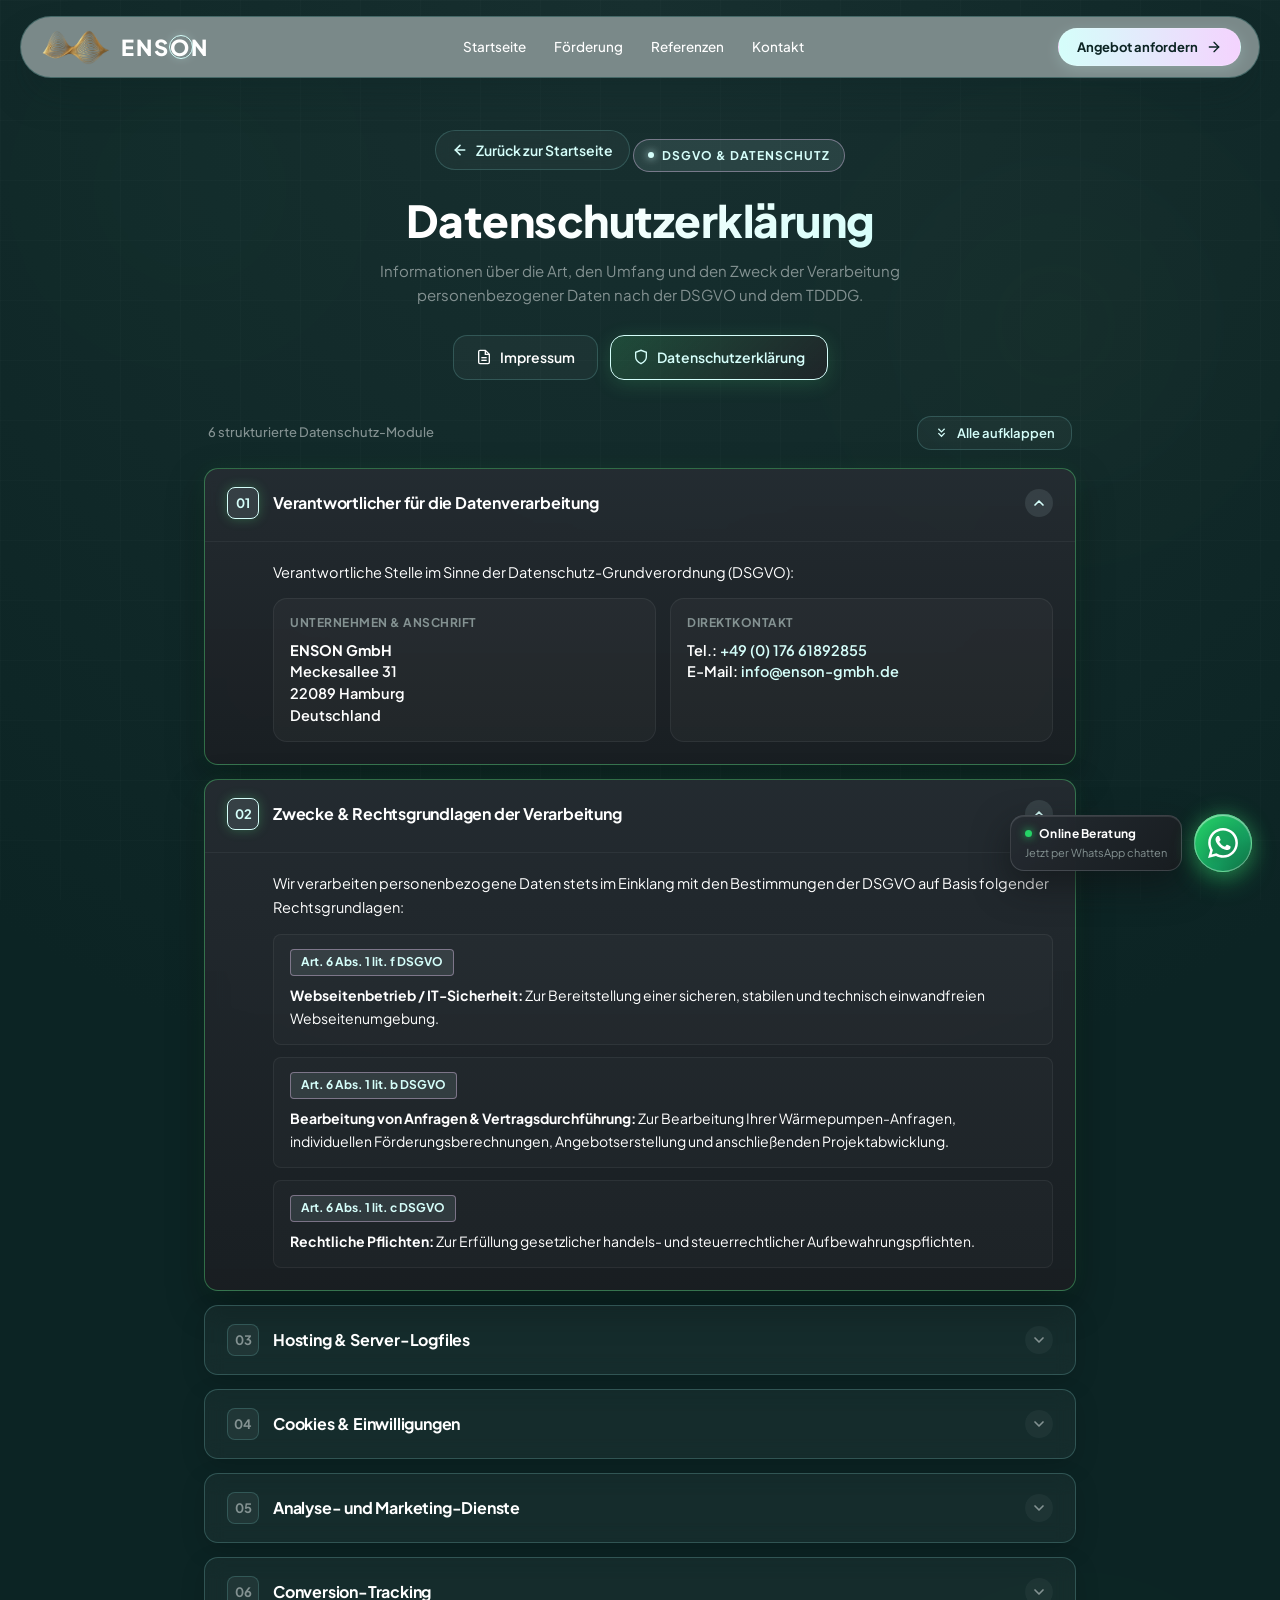
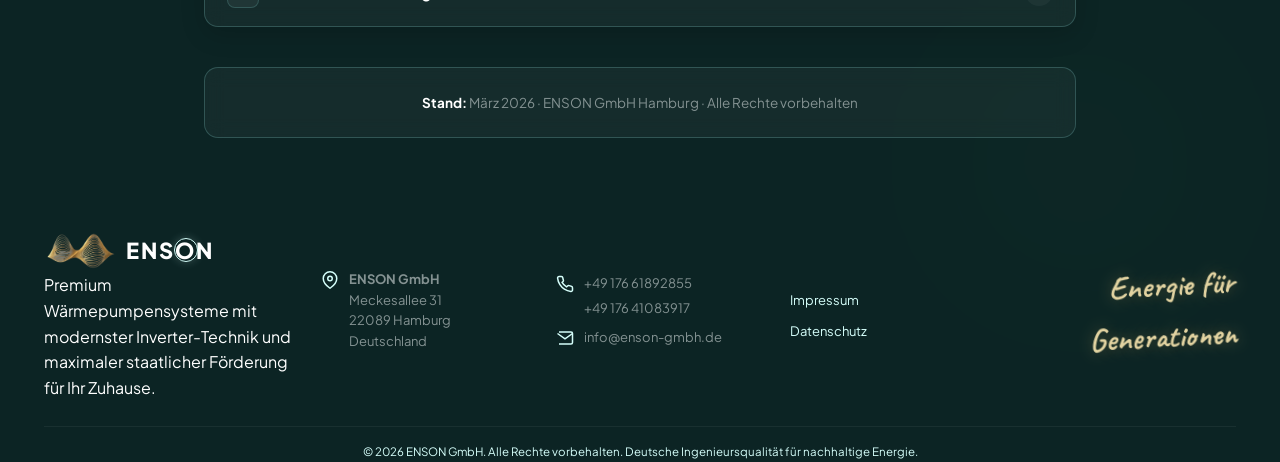
<file: datenschutz.html>
<!DOCTYPE html>
<html lang="de">
<head>
  <meta charset="UTF-8">
  <meta name="viewport" content="width=device-width, initial-scale=1.0, maximum-scale=5.0">
  <title>Datenschutzerklärung | ENSON GmbH</title>
  <meta name="description" content="Datenschutzerklärung der ENSON GmbH gemäß DSGVO und TDDDG. Erfahren Sie alles über die Verarbeitung Ihrer personenbezogenen Daten.">
  <meta name="robots" content="noindex, follow">
  <meta name="referrer" content="strict-origin-when-cross-origin">

  <!-- Google Fonts: Plus Jakarta Sans & Caveat -->
  <link rel="preconnect" href="https://fonts.googleapis.com">
  <link rel="preconnect" href="https://fonts.gstatic.com" crossorigin>
  <link href="https://fonts.googleapis.com/css2?family=Caveat:wght@600;700&family=Plus+Jakarta+Sans:ital,wght@0,300;0,400;0,500;0,600;0,700;0,800;1,400&display=swap" rel="stylesheet">
  
  <link rel="stylesheet" href="style.css">
</head>
<body>

  <!-- Background Ambient Glows & Grid Layer -->
  <div class="ambient-glow glow-top-left"></div>
  <div class="ambient-glow glow-hero-right"></div>
  <div class="ambient-glow glow-bottom-right"></div>
  <div class="tech-grid-bg"></div>

  <!-- FLOATING GLASS NAVBAR -->
  <header class="navbar-wrapper">
    <nav class="navbar glass-card">
      <a href="index.html" class="brand-logo" aria-label="ENSON Homepage">
        <img class="brand-symbol" src="Logo.png" alt="">
        <div class="logo-mark">
          <span class="brand-name">ENS<span class="brand-o">O</span>N</span>
        </div>
      </a>

      <div class="nav-menu" id="navMenu">
        <a href="index.html#hero" class="nav-link">Startseite</a>
        <a href="index.html#calculator" class="nav-link">Förderung</a>
        <a href="index.html#projects" class="nav-link">Referenzen</a>
        <a href="index.html#contact" class="nav-link">Kontakt</a>
      </div>

      <div class="nav-actions">
        <a href="index.html#calculator" class="btn-quote">
          <span>Angebot anfordern</span>
          <svg class="btn-arrow" width="16" height="16" viewBox="0 0 24 24" fill="none" stroke="currentColor" stroke-width="2" stroke-linecap="round" stroke-linejoin="round">
            <line x1="5" y1="12" x2="19" y2="12"></line>
            <polyline points="12 5 19 12 12 19"></polyline>
          </svg>
        </a>
        <button class="mobile-toggle" id="mobileToggle" aria-label="Menü öffnen" aria-controls="navMenu" aria-expanded="false">
          <span></span>
          <span></span>
          <span></span>
        </button>
      </div>
    </nav>
  </header>

  <!-- LEGAL CONTENT MAIN -->
  <main class="legal-page-main">
    <div class="legal-container">
      
      <!-- Back Navigation & Header -->
      <div class="legal-header">
        <a href="index.html" class="legal-back-nav">
          <svg width="16" height="16" viewBox="0 0 24 24" fill="none" stroke="currentColor" stroke-width="2.5" stroke-linecap="round" stroke-linejoin="round">
            <line x1="19" y1="12" x2="5" y2="12"></line>
            <polyline points="12 19 5 12 12 5"></polyline>
          </svg>
          <span>Zurück zur Startseite</span>
        </a>

        <div class="legal-badge">
          <span class="legal-badge-dot"></span>
          DSGVO & Datenschutz
        </div>

        <h1 class="legal-title">
          <span class="text-gradient">Datenschutzerklärung</span>
        </h1>

        <p class="legal-subtitle">
          Informationen über die Art, den Umfang und den Zweck der Verarbeitung personenbezogener Daten nach der DSGVO und dem TDDDG.
        </p>

        <!-- Quick Switch Tabs -->
        <div class="legal-tabs-wrapper">
          <a href="impressum.html" class="legal-tab-btn">
            <svg width="16" height="16" viewBox="0 0 24 24" fill="none" stroke="currentColor" stroke-width="2">
              <path d="M14 2H6a2 2 0 0 0-2 2v16a2 2 0 0 0 2 2h12a2 2 0 0 0 2-2V8z"></path>
              <polyline points="14 2 14 8 20 8"></polyline>
              <line x1="16" y1="13" x2="8" y2="13"></line>
              <line x1="16" y1="17" x2="8" y2="17"></line>
            </svg>
            Impressum
          </a>
          <a href="datenschutz.html" class="legal-tab-btn active">
            <svg width="16" height="16" viewBox="0 0 24 24" fill="none" stroke="currentColor" stroke-width="2">
              <path d="M12 22s8-4 8-10V5l-8-3-8 3v7c0 6 8 10 8 10z"></path>
            </svg>
            Datenschutzerklärung
          </a>
        </div>
      </div>

      <!-- Accordion Controls -->
      <div class="accordion-controls-bar">
        <span class="accordion-status-count" id="accordionCounter">6 strukturierte Datenschutz-Module</span>
        <button class="toggle-all-btn" id="toggleAllBtn" type="button">
          <svg width="15" height="15" viewBox="0 0 24 24" fill="none" stroke="currentColor" stroke-width="2">
            <polyline points="7 13 12 18 17 13"></polyline>
            <polyline points="7 6 12 11 17 6"></polyline>
          </svg>
          <span id="toggleAllText">Alle aufklappen</span>
        </button>
      </div>

      <!-- ACCORDION LIST -->
      <div class="accordion-group" id="legalAccordion">

        <!-- 1. Verantwortlicher -->
        <div class="accordion-item active">
          <button class="accordion-header" type="button" aria-expanded="true">
            <div class="accordion-header-left">
              <span class="accordion-num">01</span>
              <h2 class="accordion-title">Verantwortlicher für die Datenverarbeitung</h2>
            </div>
            <div class="accordion-chevron">
              <svg width="16" height="16" viewBox="0 0 24 24" fill="none" stroke="currentColor" stroke-width="2.5" stroke-linecap="round" stroke-linejoin="round">
                <polyline points="6 9 12 15 18 9"></polyline>
              </svg>
            </div>
          </button>
          <div class="accordion-content">
            <div class="accordion-body">
              <p>Verantwortliche Stelle im Sinne der Datenschutz-Grundverordnung (DSGVO):</p>
              <div class="legal-info-grid">
                <div class="legal-info-card">
                  <div class="legal-info-card-label">Unternehmen & Anschrift</div>
                  <div class="legal-info-card-value">
                    <strong>ENSON GmbH</strong><br>
                    Meckesallee 31<br>
                    22089 Hamburg<br>
                    Deutschland
                  </div>
                </div>
                <div class="legal-info-card">
                  <div class="legal-info-card-label">Direktkontakt</div>
                  <div class="legal-info-card-value">
                    Tel.: <a href="tel:+4917661892855">+49 (0) 176 61892855</a><br>
                    E-Mail: <a href="mailto:info@enson-gmbh.de">info@enson-gmbh.de</a>
                  </div>
                </div>
              </div>
            </div>
          </div>
        </div>

        <!-- 2. Zwecke & Rechtsgrundlagen -->
        <div class="accordion-item active">
          <button class="accordion-header" type="button" aria-expanded="true">
            <div class="accordion-header-left">
              <span class="accordion-num">02</span>
              <h2 class="accordion-title">Zwecke & Rechtsgrundlagen der Verarbeitung</h2>
            </div>
            <div class="accordion-chevron">
              <svg width="16" height="16" viewBox="0 0 24 24" fill="none" stroke="currentColor" stroke-width="2.5" stroke-linecap="round" stroke-linejoin="round">
                <polyline points="6 9 12 15 18 9"></polyline>
              </svg>
            </div>
          </button>
          <div class="accordion-content">
            <div class="accordion-body">
              <p>Wir verarbeiten personenbezogene Daten stets im Einklang mit den Bestimmungen der DSGVO auf Basis folgender Rechtsgrundlagen:</p>
              
              <div class="legal-tag-list">
                <div class="legal-tag-item">
                  <span class="legal-pill">Art. 6 Abs. 1 lit. f DSGVO</span>
                  <div class="legal-tag-text">
                    <strong>Webseitenbetrieb / IT-Sicherheit:</strong> Zur Bereitstellung einer sicheren, stabilen und technisch einwandfreien Webseitenumgebung.
                  </div>
                </div>

                <div class="legal-tag-item">
                  <span class="legal-pill">Art. 6 Abs. 1 lit. b DSGVO</span>
                  <div class="legal-tag-text">
                    <strong>Bearbeitung von Anfragen & Vertragsdurchführung:</strong> Zur Bearbeitung Ihrer Wärmepumpen-Anfragen, individuellen Förderungsberechnungen, Angebotserstellung und anschließenden Projektabwicklung.
                  </div>
                </div>

                <div class="legal-tag-item">
                  <span class="legal-pill">Art. 6 Abs. 1 lit. c DSGVO</span>
                  <div class="legal-tag-text">
                    <strong>Rechtliche Pflichten:</strong> Zur Erfüllung gesetzlicher handels- und steuerrechtlicher Aufbewahrungspflichten.
                  </div>
                </div>
              </div>
            </div>
          </div>
        </div>

        <!-- 3. Hosting & Server-Logfiles -->
        <div class="accordion-item">
          <button class="accordion-header" type="button" aria-expanded="false">
            <div class="accordion-header-left">
              <span class="accordion-num">03</span>
              <h2 class="accordion-title">Hosting & Server-Logfiles</h2>
            </div>
            <div class="accordion-chevron">
              <svg width="16" height="16" viewBox="0 0 24 24" fill="none" stroke="currentColor" stroke-width="2.5" stroke-linecap="round" stroke-linejoin="round">
                <polyline points="6 9 12 15 18 9"></polyline>
              </svg>
            </div>
          </button>
          <div class="accordion-content">
            <div class="accordion-body">
              <p>Unser Hoster (<strong>Strato AG</strong>, Pascalstraße 10, 10587 Berlin) verarbeitet zum Betrieb dieser Seite technische Daten in Server-Logfiles:</p>
              <ul style="margin: 0 0 14px 20px; color: var(--text-body);">
                <li>IP-Adresse des anfragenden Geräts</li>
                <li>Datum und Uhrzeit des Zugriffs</li>
                <li>Aufgerufene Seite / URL</li>
                <li>Referrer URL (zuvor besuchte Webseite)</li>
                <li>Browsertyp, Version und User-Agent</li>
              </ul>
              <div class="legal-info-grid">
                <div class="legal-info-card">
                  <div class="legal-info-card-label">Zweck & Stabilität</div>
                  <div class="legal-info-card-value">Gewährleistung der Stabilität, Funktionalität und Ausfallsicherheit</div>
                </div>
                <div class="legal-info-card">
                  <div class="legal-info-card-label">Speicherfrist</div>
                  <div class="legal-info-card-value">15 Tage (anschließend automatische Löschung)</div>
                </div>
                <div class="legal-info-card">
                  <div class="legal-info-card-label">Rechtsgrundlage</div>
                  <div class="legal-info-card-value">Art. 6 Abs. 1 lit. f DSGVO</div>
                </div>
                <div class="legal-info-card">
                  <div class="legal-info-card-label">Auftragsverarbeitung</div>
                  <div class="legal-info-card-value">AV-Vertrag mit Strato gemäß Art. 28 DSGVO geschlossen</div>
                </div>
              </div>
            </div>
          </div>
        </div>

        <!-- 4. Cookies & Einwilligungen -->
        <div class="accordion-item">
          <button class="accordion-header" type="button" aria-expanded="false">
            <div class="accordion-header-left">
              <span class="accordion-num">04</span>
              <h2 class="accordion-title">Cookies & Einwilligungen</h2>
            </div>
            <div class="accordion-chevron">
              <svg width="16" height="16" viewBox="0 0 24 24" fill="none" stroke="currentColor" stroke-width="2.5" stroke-linecap="round" stroke-linejoin="round">
                <polyline points="6 9 12 15 18 9"></polyline>
              </svg>
            </div>
          </button>
          <div class="accordion-content">
            <div class="accordion-body">
              <p>Diese Website verwendet derzeit keine Analyse- oder Marketing-Cookies und keinen Cookie-Banner. Eine Einwilligung wird daher technisch nicht eingeholt oder gespeichert.</p>
            </div>
          </div>
        </div>

        <!-- 5. Nicht eingesetzte Analyse-Dienste -->
        <div class="accordion-item">
          <button class="accordion-header" type="button" aria-expanded="false">
            <div class="accordion-header-left">
              <span class="accordion-num">05</span>
              <h2 class="accordion-title">Analyse- und Marketing-Dienste</h2>
            </div>
            <div class="accordion-chevron">
              <svg width="16" height="16" viewBox="0 0 24 24" fill="none" stroke="currentColor" stroke-width="2.5" stroke-linecap="round" stroke-linejoin="round">
                <polyline points="6 9 12 15 18 9"></polyline>
              </svg>
            </div>
          </button>
          <div class="accordion-content">
            <div class="accordion-body">
              <p>Google Analytics, Google Ads, Meta Pixel und vergleichbare Analyse- oder Marketing-Dienste sind im aktuell veröffentlichten Website-Code nicht eingebunden. Es findet über diese Website daher derzeit kein entsprechendes Tracking statt.</p>

              <div class="legal-info-grid">
                <div class="legal-info-card">
                  <div class="legal-info-card-label">Technischer Status</div>
                  <div class="legal-info-card-value">Keine entsprechenden Skripte, Cookies oder Einwilligungsverwaltung eingebunden</div>
                </div>
              </div>
            </div>
          </div>
        </div>

        <!-- 6. Conversion-Tracking -->
        <div class="accordion-item">
          <button class="accordion-header" type="button" aria-expanded="false">
            <div class="accordion-header-left">
              <span class="accordion-num">06</span>
              <h2 class="accordion-title">Conversion-Tracking</h2>
            </div>
            <div class="accordion-chevron">
              <svg width="16" height="16" viewBox="0 0 24 24" fill="none" stroke="currentColor" stroke-width="2.5" stroke-linecap="round" stroke-linejoin="round">
                <polyline points="6 9 12 15 18 9"></polyline>
              </svg>
            </div>
          </button>
          <div class="accordion-content">
            <div class="accordion-body">
              <p>Ein Google-Ads- oder sonstiges Conversion-Tracking ist im aktuell veröffentlichten Website-Code nicht eingebunden. Es werden daher über diese Website derzeit keine entsprechenden Conversion-Daten an Drittanbieter übertragen.</p>

              <div class="legal-info-grid">
                <div class="legal-info-card">
                  <div class="legal-info-card-label">Technischer Status</div>
                  <div class="legal-info-card-value">Kein Conversion-Tracking eingebunden</div>
                </div>
              </div>
            </div>
          </div>
        </div>

      </div>

      <!-- Legal Footer Card -->
      <div class="legal-footer-card">
        <p><strong>Stand:</strong> März 2026 · ENSON GmbH Hamburg · Alle Rechte vorbehalten</p>
      </div>

    </div>
  </main>

  <!-- FOOTER -->
  <footer class="footer">
    <div class="container">
      <div class="footer-grid">
        
        <!-- Col 1: Brand & Bio -->
        <div class="footer-col brand-col">
          <a href="index.html" class="brand-logo footer-logo">
            <img class="brand-symbol" src="Logo.png" alt="">
            <div class="logo-mark">
              <span class="brand-name">ENS<span class="brand-o">O</span>N</span>
            </div>
          </a>
          <p class="footer-bio">
            Premium Wärmepumpensysteme mit modernster Inverter-Technik und maximaler staatlicher Förderung für Ihr Zuhause.
          </p>
        </div>

        <!-- Col 2: Company Address -->
        <div class="footer-col address-col">
          <div class="footer-contact-item">
            <svg width="18" height="18" viewBox="0 0 24 24" fill="none" stroke="currentColor" stroke-width="2">
              <path d="M21 10c0 7-9 13-9 13s-9-6-9-13a9 9 0 0 1 18 0z"></path>
              <circle cx="12" cy="10" r="3"></circle>
            </svg>
            <div>
              <strong>ENSON GmbH</strong><br>
              Meckesallee 31<br>
              22089 Hamburg<br>
              Deutschland
            </div>
          </div>
        </div>

        <!-- Col 3: Direct Phone & Mail -->
        <div class="footer-col contact-col">
          <div class="footer-contact-item">
            <svg width="18" height="18" viewBox="0 0 24 24" fill="none" stroke="currentColor" stroke-width="2">
              <path d="M22 16.92v3a2 2 0 0 1-2.18 2 19.79 19.79 0 0 1-8.63-3.07 19.5 19.5 0 0 1-6-6 19.79 19.79 0 0 1-3.07-8.67A2 2 0 0 1 4.11 2h3a2 2 0 0 1 2 1.72 12.84 12.84 0 0 0 .7 2.81 2 2 0 0 1-.45 2.11L8.09 9.91a16 16 0 0 0 6 6l1.27-1.27a2 2 0 0 1 2.11-.45 12.84 12.84 0 0 0 2.81.7A2 2 0 0 1 22 16.92z"></path>
            </svg>
            <div class="footer-phone-links">
              <a href="tel:+4917661892855">+49 176 61892855</a>
              <a href="tel:+4917641083917">+49 176 41083917</a>
            </div>
          </div>
          <div class="footer-contact-item">
            <svg width="18" height="18" viewBox="0 0 24 24" fill="none" stroke="currentColor" stroke-width="2">
              <path d="M4 4h16c1.1 0 2 .9 2 2v12c0 1.1-.9 2-2 2H4c-1.1-2 .9-2 2v12c0 1.1-.9 2-2 2H4c-1.1 0-2-.9-2-2V6c0-1.1.9-2 2-2z"></path>
              <polyline points="22,6 12,13 2,6"></polyline>
            </svg>
            <a href="mailto:info@enson-gmbh.de">info@enson-gmbh.de</a>
          </div>
        </div>

        <!-- Col 4: Legal Links -->
        <div class="footer-col legal-col">
          <ul class="legal-links">
            <li><a href="impressum.html">Impressum</a></li>
            <li><a href="datenschutz.html" style="color: var(--neon-green);">Datenschutz</a></li>
          </ul>
        </div>

        <!-- Col 5: Handwritten Signature Slogan -->
        <div class="footer-col signature-col">
          <div class="footer-handwritten-slogan">
            Energie für Generationen
          </div>
        </div>

      </div>

      <div class="footer-bottom-bar">
        <p>© 2026 ENSON GmbH. Alle Rechte vorbehalten. Deutsche Ingenieursqualität für nachhaltige Energie.</p>
      </div>
    </div>
  </footer>

  <!-- FLOATING WHATSAPP BUTTON -->
  <a href="https://wa.me/4917661892855?text=Hallo%20ENSON%20Team%2C%20ich%20interessiere%20mich%20f%C3%BCr%20eine%20W%C3%A4rmepumpen-Beratung." target="_blank" rel="noopener noreferrer" class="whatsapp-float-btn" aria-label="Chat auf WhatsApp">
    <div class="whatsapp-tooltip">
      <div class="whatsapp-tooltip-header">
        <span class="whatsapp-status-dot"></span>
        <span class="whatsapp-tooltip-title">Online Beratung</span>
      </div>
      <span class="whatsapp-tooltip-sub">Jetzt per WhatsApp chatten</span>
    </div>
    <div class="whatsapp-icon-wrap">
      <div class="whatsapp-pulse-ring"></div>
      <div class="whatsapp-pulse-ring delay"></div>
      <div class="whatsapp-icon-box">
        <svg viewBox="0 0 24 24" width="32" height="32" fill="#ffffff">
          <path d="M.057 24l1.687-6.163c-1.041-1.804-1.588-3.849-1.587-5.946.003-6.556 5.338-11.891 11.893-11.891 3.181.001 6.167 1.24 8.413 3.488 2.245 2.248 3.481 5.236 3.48 8.414-.003 6.557-5.338 11.892-11.893 11.892-1.99-.001-3.951-.5-5.688-1.448l-6.305 1.654zm6.597-3.807c1.676.995 3.276 1.591 5.392 1.592 5.448 0 9.886-4.434 9.889-9.885.002-5.462-4.415-9.89-9.881-9.892-5.452 0-9.887 4.434-9.889 9.884-.001 2.225.651 3.891 1.746 5.634l-.999 3.648 3.742-.981zm11.387-5.464c-.074-.124-.272-.198-.57-.347-.297-.149-1.758-.868-2.031-.967-.272-.099-.47-.149-.669.149-.198.297-.768.967-.941 1.165-.173.198-.347.223-.644.074-.297-.149-1.255-.462-2.39-1.475-.883-.788-1.48-1.761-1.653-2.059-.173-.297-.018-.458.13-.606.134-.133.297-.347.446-.521.151-.172.2-.296.3-.495.099-.198.05-.372-.025-.521-.075-.148-.669-1.611-.916-2.206-.242-.579-.487-.501-.669-.51l-.57-.01c-.198 0-.52.074-.792.372s-1.04 1.016-1.04 2.479 1.065 2.876 1.213 3.074c.149.198 2.095 3.2 5.076 4.487.709.306 1.263.489 1.694.626.712.226 1.36.194 1.872.118.571-.085 1.758-.719 2.006-1.413.248-.695.248-1.29.173-1.414z"/>
        </svg>
      </div>
    </div>
  </a>

  <!-- INTERACTIVE ACCORDION SCRIPT -->
  <script src="app.js"></script>
  <script>
    document.addEventListener('DOMContentLoaded', () => {
      // Accordions
      const accordionItems = document.querySelectorAll('.accordion-item');
      const toggleAllBtn = document.getElementById('toggleAllBtn');
      const toggleAllText = document.getElementById('toggleAllText');

      accordionItems.forEach(item => {
        const header = item.querySelector('.accordion-header');
        header.addEventListener('click', () => {
          const isOpen = item.classList.contains('active');
          item.classList.toggle('active');
          header.setAttribute('aria-expanded', !isOpen);
          updateToggleState();
        });
      });

      function updateToggleState() {
        const openCount = document.querySelectorAll('.accordion-item.active').length;
        if (openCount === accordionItems.length) {
          toggleAllText.textContent = 'Alle einklappen';
        } else {
          toggleAllText.textContent = 'Alle aufklappen';
        }
      }

      if (toggleAllBtn) {
        toggleAllBtn.addEventListener('click', () => {
          const openCount = document.querySelectorAll('.accordion-item.active').length;
          const shouldOpen = openCount < accordionItems.length;
          
          accordionItems.forEach(item => {
            const header = item.querySelector('.accordion-header');
            if (shouldOpen) {
              item.classList.add('active');
              header.setAttribute('aria-expanded', 'true');
            } else {
              item.classList.remove('active');
              header.setAttribute('aria-expanded', 'false');
            }
          });
          updateToggleState();
        });
      }

    });
  </script>
</body>
</html>
</file>
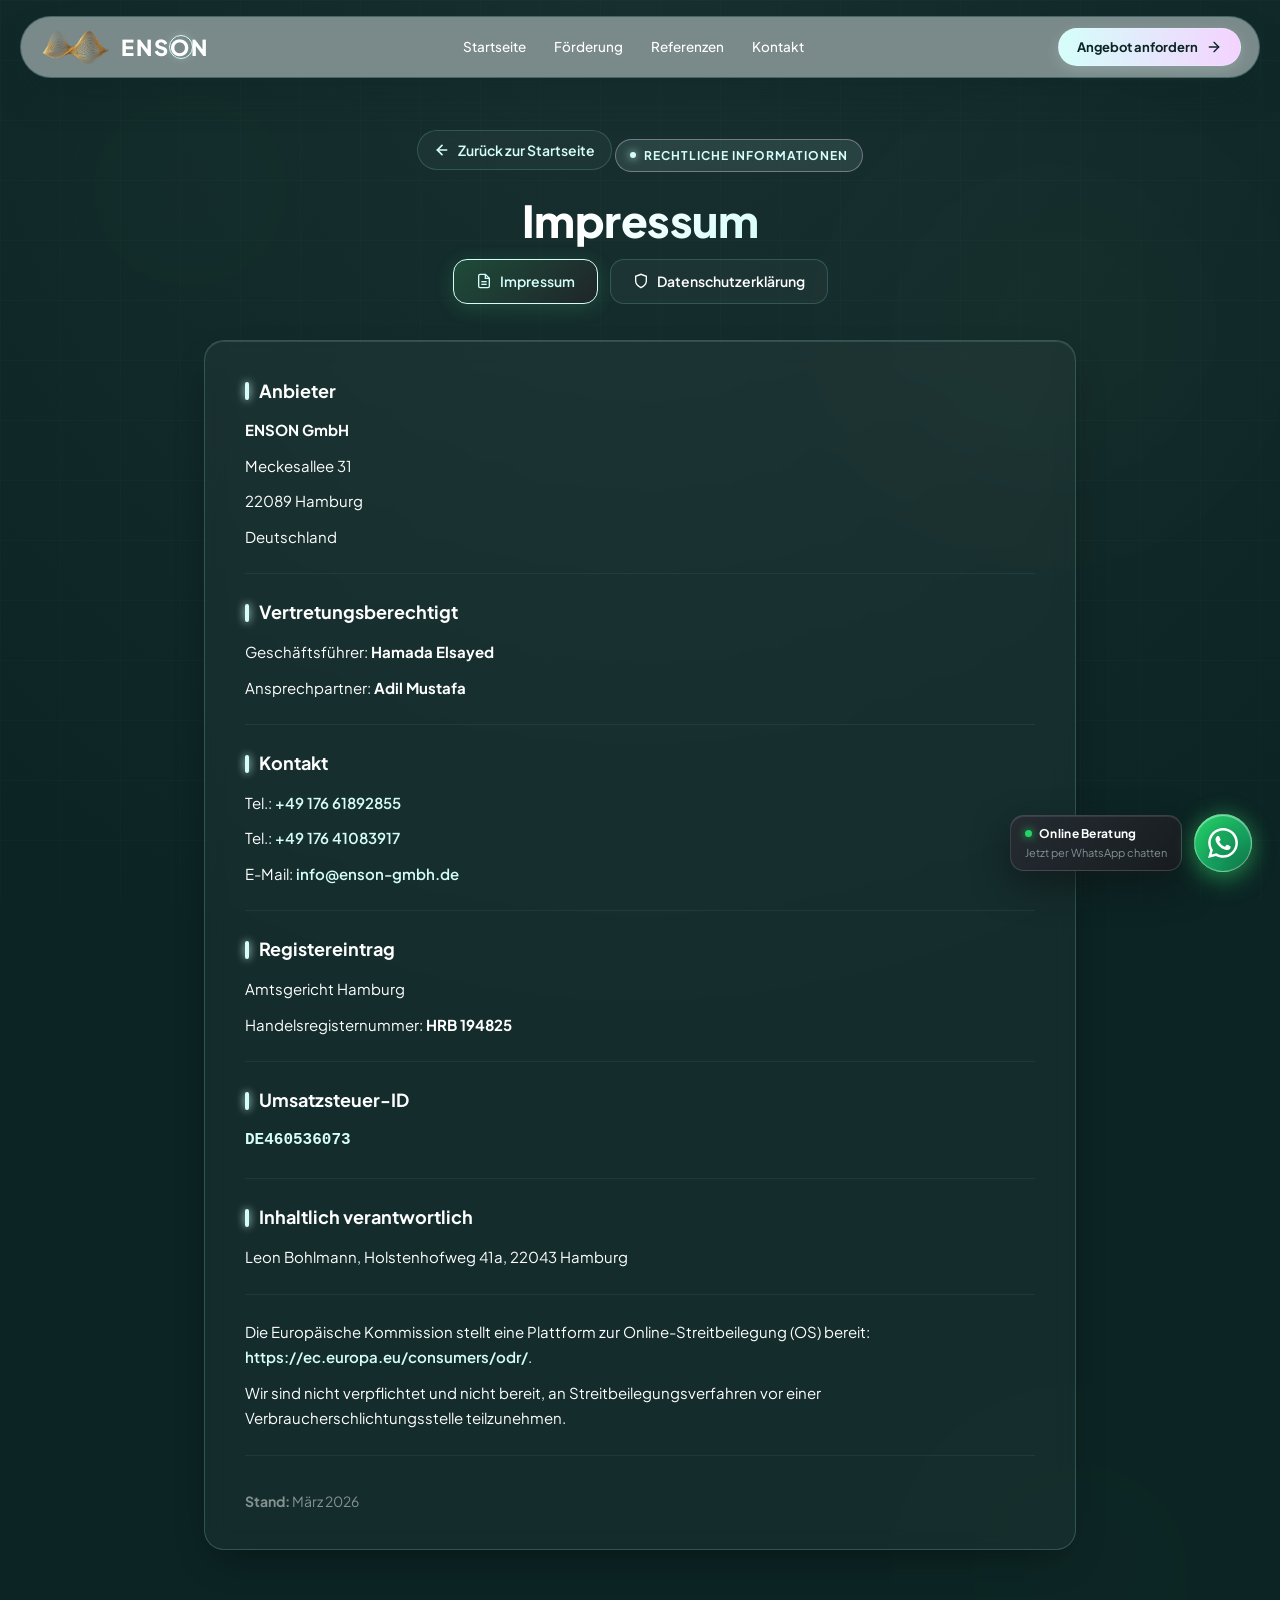
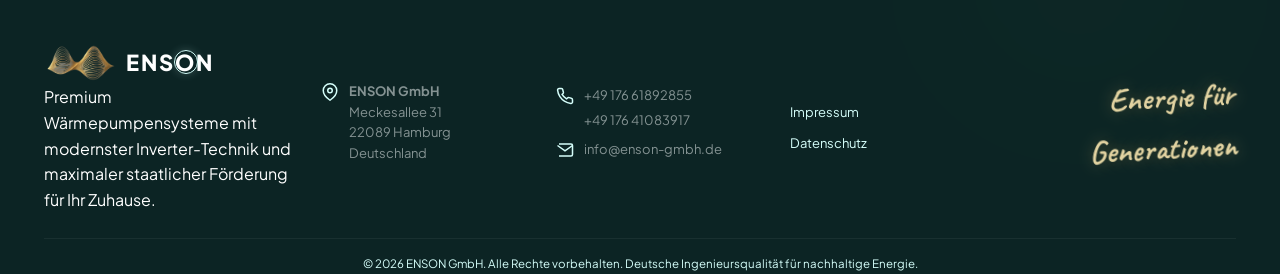
<file: impressum.html>
<!DOCTYPE html>
<html lang="de">
<head>
  <meta charset="UTF-8">
  <meta name="viewport" content="width=device-width, initial-scale=1.0, maximum-scale=5.0">
  <title>Impressum | ENSON GmbH - Intelligente Wärmepumpen</title>
  <meta name="description" content="Impressum und gesetzliche Anbieterkennzeichnung der ENSON GmbH Hamburg gemäß § 5 TDDDG und § 18 MStV.">
  <meta name="robots" content="noindex, follow">
  <meta name="referrer" content="strict-origin-when-cross-origin">

  <!-- Google Fonts: Plus Jakarta Sans & Caveat -->
  <link rel="preconnect" href="https://fonts.googleapis.com">
  <link rel="preconnect" href="https://fonts.gstatic.com" crossorigin>
  <link href="https://fonts.googleapis.com/css2?family=Caveat:wght@600;700&family=Plus+Jakarta+Sans:ital,wght@0,300;0,400;0,500;0,600;0,700;0,800;1,400&display=swap" rel="stylesheet">
  
  <link rel="stylesheet" href="style.css">
</head>
<body>

  <!-- Background Ambient Glows & Grid Layer -->
  <div class="ambient-glow glow-top-left"></div>
  <div class="ambient-glow glow-hero-right"></div>
  <div class="ambient-glow glow-bottom-right"></div>
  <div class="tech-grid-bg"></div>

  <!-- FLOATING GLASS NAVBAR -->
  <header class="navbar-wrapper">
    <nav class="navbar glass-card">
      <a href="index.html" class="brand-logo" aria-label="ENSON Homepage">
        <img class="brand-symbol" src="Logo.png" alt="">
        <div class="logo-mark">
          <span class="brand-name">ENS<span class="brand-o">O</span>N</span>
        </div>
      </a>

      <div class="nav-menu" id="navMenu">
        <a href="index.html#hero" class="nav-link">Startseite</a>
        <a href="index.html#calculator" class="nav-link">Förderung</a>
        <a href="index.html#projects" class="nav-link">Referenzen</a>
        <a href="index.html#contact" class="nav-link">Kontakt</a>
      </div>

      <div class="nav-actions">
        <a href="index.html#calculator" class="btn-quote">
          <span>Angebot anfordern</span>
          <svg class="btn-arrow" width="16" height="16" viewBox="0 0 24 24" fill="none" stroke="currentColor" stroke-width="2" stroke-linecap="round" stroke-linejoin="round">
            <line x1="5" y1="12" x2="19" y2="12"></line>
            <polyline points="12 5 19 12 12 19"></polyline>
          </svg>
        </a>
        <button class="mobile-toggle" id="mobileToggle" aria-label="Menü öffnen" aria-controls="navMenu" aria-expanded="false">
          <span></span>
          <span></span>
          <span></span>
        </button>
      </div>
    </nav>
  </header>

  <!-- LEGAL CONTENT MAIN -->
  <main class="legal-page-main">
    <div class="legal-container">
      
      <!-- Back Navigation & Header -->
      <div class="legal-header">
        <a href="index.html" class="legal-back-nav">
          <svg width="16" height="16" viewBox="0 0 24 24" fill="none" stroke="currentColor" stroke-width="2.5" stroke-linecap="round" stroke-linejoin="round">
            <line x1="19" y1="12" x2="5" y2="12"></line>
            <polyline points="12 19 5 12 12 5"></polyline>
          </svg>
          <span>Zurück zur Startseite</span>
        </a>

        <div class="legal-badge">
          <span class="legal-badge-dot"></span>
          Rechtliche Informationen
        </div>

        <h1 class="legal-title">
          <span class="text-gradient">Impressum</span>
        </h1>

        <!-- Quick Switch Tabs -->
        <div class="legal-tabs-wrapper">
          <a href="impressum.html" class="legal-tab-btn active">
            <svg width="16" height="16" viewBox="0 0 24 24" fill="none" stroke="currentColor" stroke-width="2">
              <path d="M14 2H6a2 2 0 0 0-2 2v16a2 2 0 0 0 2 2h12a2 2 0 0 0 2-2V8z"></path>
              <polyline points="14 2 14 8 20 8"></polyline>
              <line x1="16" y1="13" x2="8" y2="13"></line>
              <line x1="16" y1="17" x2="8" y2="17"></line>
            </svg>
            Impressum
          </a>
          <a href="datenschutz.html" class="legal-tab-btn">
            <svg width="16" height="16" viewBox="0 0 24 24" fill="none" stroke="currentColor" stroke-width="2">
              <path d="M12 22s8-4 8-10V5l-8-3-8 3v7c0 6 8 10 8 10z"></path>
            </svg>
            Datenschutzerklärung
          </a>
        </div>
      </div>

      <!-- NATURAL LEGAL DOCUMENT CARD -->
      <div class="legal-card-static">

        <!-- Anbieter -->
        <div class="legal-static-section">
          <h2 class="legal-section-title">Anbieter</h2>
          <div class="legal-static-content">
            <p><strong>ENSON GmbH</strong></p>
            <p>Meckesallee 31</p>
            <p>22089 Hamburg</p>
            <p>Deutschland</p>
          </div>
        </div>

        <!-- Vertretungsberechtigt -->
        <div class="legal-static-section">
          <h2 class="legal-section-title">Vertretungsberechtigt</h2>
          <div class="legal-static-content">
            <p>Geschäftsführer: <strong>Hamada Elsayed</strong></p>
            <p>Ansprechpartner: <strong>Adil Mustafa</strong></p>
          </div>
        </div>

        <!-- Kontakt -->
        <div class="legal-static-section">
          <h2 class="legal-section-title">Kontakt</h2>
          <div class="legal-static-content">
            <p>Tel.: <a href="tel:+4917661892855">+49 176 61892855</a></p>
            <p>Tel.: <a href="tel:+4917641083917">+49 176 41083917</a></p>
            <p>E-Mail: <a href="mailto:info@enson-gmbh.de">info@enson-gmbh.de</a></p>
          </div>
        </div>

        <!-- Registereintrag -->
        <div class="legal-static-section">
          <h2 class="legal-section-title">Registereintrag</h2>
          <div class="legal-static-content">
            <p>Amtsgericht Hamburg</p>
            <p>Handelsregisternummer: <strong>HRB 194825</strong></p>
          </div>
        </div>

        <!-- Umsatzsteuer-ID -->
        <div class="legal-static-section">
          <h2 class="legal-section-title">Umsatzsteuer-ID</h2>
          <div class="legal-static-content">
            <p style="color: var(--neon-green); font-family: monospace; font-size: 16px; font-weight: 700;">DE460536073</p>
          </div>
        </div>

        <!-- Inhaltlich verantwortlich -->
        <div class="legal-static-section">
          <h2 class="legal-section-title">Inhaltlich verantwortlich</h2>
          <div class="legal-static-content">
            <p>Leon Bohlmann, Holstenhofweg 41a, 22043 Hamburg</p>
          </div>
        </div>

        <!-- Online-Streitbeilegung -->
        <div class="legal-static-section">
          <div class="legal-static-content">
            <p>Die Europäische Kommission stellt eine Plattform zur Online-Streitbeilegung (OS) bereit: <a href="https://ec.europa.eu/consumers/odr/" target="_blank" rel="noopener noreferrer">https://ec.europa.eu/consumers/odr/</a>.</p>
            <p>Wir sind nicht verpflichtet und nicht bereit, an Streitbeilegungsverfahren vor einer Verbraucherschlichtungsstelle teilzunehmen.</p>
          </div>
        </div>

        <!-- Stand -->
        <div class="legal-static-section" style="padding-top: 10px;">
          <div class="legal-static-content" style="color: var(--text-muted); font-size: 14px;">
            <p><strong>Stand:</strong> März 2026</p>
          </div>
        </div>

      </div>

    </div>
  </main>

  <!-- FOOTER -->
  <footer class="footer">
    <div class="container">
      <div class="footer-grid">
        
        <!-- Col 1: Brand & Bio -->
        <div class="footer-col brand-col">
          <a href="index.html" class="brand-logo footer-logo">
            <img class="brand-symbol" src="Logo.png" alt="">
            <div class="logo-mark">
              <span class="brand-name">ENS<span class="brand-o">O</span>N</span>
            </div>
          </a>
          <p class="footer-bio">
            Premium Wärmepumpensysteme mit modernster Inverter-Technik und maximaler staatlicher Förderung für Ihr Zuhause.
          </p>
        </div>

        <!-- Col 2: Company Address -->
        <div class="footer-col address-col">
          <div class="footer-contact-item">
            <svg width="18" height="18" viewBox="0 0 24 24" fill="none" stroke="currentColor" stroke-width="2">
              <path d="M21 10c0 7-9 13-9 13s-9-6-9-13a9 9 0 0 1 18 0z"></path>
              <circle cx="12" cy="10" r="3"></circle>
            </svg>
            <div>
              <strong>ENSON GmbH</strong><br>
              Meckesallee 31<br>
              22089 Hamburg<br>
              Deutschland
            </div>
          </div>
        </div>

        <!-- Col 3: Direct Phone & Mail -->
        <div class="footer-col contact-col">
          <div class="footer-contact-item">
            <svg width="18" height="18" viewBox="0 0 24 24" fill="none" stroke="currentColor" stroke-width="2">
              <path d="M22 16.92v3a2 2 0 0 1-2.18 2 19.79 19.79 0 0 1-8.63-3.07 19.5 19.5 0 0 1-6-6 19.79 19.79 0 0 1-3.07-8.67A2 2 0 0 1 4.11 2h3a2 2 0 0 1 2 1.72 12.84 12.84 0 0 0 .7 2.81 2 2 0 0 1-.45 2.11L8.09 9.91a16 16 0 0 0 6 6l1.27-1.27a2 2 0 0 1 2.11-.45 12.84 12.84 0 0 0 2.81.7A2 2 0 0 1 22 16.92z"></path>
            </svg>
            <div class="footer-phone-links">
              <a href="tel:+4917661892855">+49 176 61892855</a>
              <a href="tel:+4917641083917">+49 176 41083917</a>
            </div>
          </div>
          <div class="footer-contact-item">
            <svg width="18" height="18" viewBox="0 0 24 24" fill="none" stroke="currentColor" stroke-width="2">
              <path d="M4 4h16c1.1 0 2 .9 2 2v12c0 1.1-.9 2-2 2H4c-1.1-2 .9-2 2v12c0 1.1-.9 2-2 2H4c-1.1 0-2-.9-2-2V6c0-1.1.9-2 2-2z"></path>
              <polyline points="22,6 12,13 2,6"></polyline>
            </svg>
            <a href="mailto:info@enson-gmbh.de">info@enson-gmbh.de</a>
          </div>
        </div>

        <!-- Col 4: Legal Links -->
        <div class="footer-col legal-col">
          <ul class="legal-links">
            <li><a href="impressum.html" style="color: var(--neon-green);">Impressum</a></li>
            <li><a href="datenschutz.html">Datenschutz</a></li>
          </ul>
        </div>

        <!-- Col 5: Handwritten Signature Slogan -->
        <div class="footer-col signature-col">
          <div class="footer-handwritten-slogan">
            Energie für Generationen
          </div>
        </div>

      </div>

      <div class="footer-bottom-bar">
        <p>© 2026 ENSON GmbH. Alle Rechte vorbehalten. Deutsche Ingenieursqualität für nachhaltige Energie.</p>
      </div>
    </div>
  </footer>

  <!-- FLOATING WHATSAPP BUTTON -->
  <a href="https://wa.me/4917661892855?text=Hallo%20ENSON%20Team%2C%20ich%20interessiere%20mich%20f%C3%BCr%20eine%20W%C3%A4rmepumpen-Beratung." target="_blank" rel="noopener noreferrer" class="whatsapp-float-btn" aria-label="Chat auf WhatsApp">
    <div class="whatsapp-tooltip">
      <div class="whatsapp-tooltip-header">
        <span class="whatsapp-status-dot"></span>
        <span class="whatsapp-tooltip-title">Online Beratung</span>
      </div>
      <span class="whatsapp-tooltip-sub">Jetzt per WhatsApp chatten</span>
    </div>
    <div class="whatsapp-icon-wrap">
      <div class="whatsapp-pulse-ring"></div>
      <div class="whatsapp-pulse-ring delay"></div>
      <div class="whatsapp-icon-box">
        <svg viewBox="0 0 24 24" width="32" height="32" fill="#ffffff">
          <path d="M.057 24l1.687-6.163c-1.041-1.804-1.588-3.849-1.587-5.946.003-6.556 5.338-11.891 11.893-11.891 3.181.001 6.167 1.24 8.413 3.488 2.245 2.248 3.481 5.236 3.48 8.414-.003 6.557-5.338 11.892-11.893 11.892-1.99-.001-3.951-.5-5.688-1.448l-6.305 1.654zm6.597-3.807c1.676.995 3.276 1.591 5.392 1.592 5.448 0 9.886-4.434 9.889-9.885.002-5.462-4.415-9.89-9.881-9.892-5.452 0-9.887 4.434-9.889 9.884-.001 2.225.651 3.891 1.746 5.634l-.999 3.648 3.742-.981zm11.387-5.464c-.074-.124-.272-.198-.57-.347-.297-.149-1.758-.868-2.031-.967-.272-.099-.47-.149-.669.149-.198.297-.768.967-.941 1.165-.173.198-.347.223-.644.074-.297-.149-1.255-.462-2.39-1.475-.883-.788-1.48-1.761-1.653-2.059-.173-.297-.018-.458.13-.606.134-.133.297-.347.446-.521.151-.172.2-.296.3-.495.099-.198.05-.372-.025-.521-.075-.148-.669-1.611-.916-2.206-.242-.579-.487-.501-.669-.51l-.57-.01c-.198 0-.52.074-.792.372s-1.04 1.016-1.04 2.479 1.065 2.876 1.213 3.074c.149.198 2.095 3.2 5.076 4.487.709.306 1.263.489 1.694.626.712.226 1.36.194 1.872.118.571-.085 1.758-.719 2.006-1.413.248-.695.248-1.29.173-1.414z"/>
        </svg>
      </div>
    </div>
  </a>

  <!-- Mobile Nav Script -->
  <script src="app.js"></script>
  <script>
    document.addEventListener('DOMContentLoaded', () => {
    });
  </script>
</body>
</html>
</file>
<file: style.css>
/* ==========================================================================
   ENSON WÄRMEPUMPEN - PREMIUM GERMAN LANDING PAGE STYLES
   Dark Luxury Energy-Tech Aesthetic | Glassmorphism | Neon Green & Gold Accents
   100% Mobile Optimized - Zero Horizontal Overflow
   ========================================================================== */

:root {
  /* Requested palette */
  --bg-primary: #0C2424;
  --bg-secondary: #183030;
  --bg-surface-dark: #0C2424;
  --bg-surface-elevated: #183030;

  --bg-card: rgba(132, 146, 146, 0.08);
  --bg-card-hover: rgba(132, 146, 146, 0.14);
  --bg-card-solid: #183030;
  --bg-glass-nav: rgba(132, 146, 146, 0.88);

  --border-glass: rgba(57, 97, 96, 0.8);
  --border-glass-light: rgba(132, 146, 146, 0.4);
  --border-metallic: rgba(132, 146, 146, 0.25);
  --border-gold: rgba(213, 254, 250, 0.38);
  --border-neon: rgba(244, 211, 254, 0.38);

  --gold-accent: #D5FEFA;
  --gold-primary: #D5FEFA;
  --gold-dark: #F4D3FE;
  --gold-glow: rgba(213, 254, 250, 0.2);
  --gold-dim: rgba(213, 254, 250, 0.14);

  --neon-green: #D5FEFA;
  --green-dark: #F4D3FE;
  --neon-green-glow: rgba(213, 254, 250, 0.25);
  --neon-green-dim: rgba(213, 254, 250, 0.1);

  --header-gray: #849292;
  --divider-line: #396160;

  --text-white: #FFFFFF;
  --text-heading: #FFFFFF;
  --text-body: #FFFFFF;
  --text-muted: #849292;
  --text-dim: #D5FEFA;

  --font-main: 'Plus Jakarta Sans', -apple-system, BlinkMacSystemFont, 'Segoe UI', Roboto, sans-serif;
  --font-script: 'Caveat', cursive, sans-serif;

  --glass-blur: blur(10px);
  --radius-sm: 8px;
  --radius-md: 14px;
  --radius-lg: 20px;
  --radius-full: 9999px;

  --shadow-subtle: 0 10px 30px -10px rgba(0, 0, 0, 0.35);
  --shadow-card: 0 16px 40px -15px rgba(0, 0, 0, 0.45), inset 0 1px 0 rgba(255, 255, 255, 0.12);
  --shadow-metallic: 0 20px 45px -10px rgba(15, 18, 20, 0.6), inset 0 1px 1px rgba(255, 255, 255, 0.15);
  --shadow-neon: 0 0 20px rgba(213, 254, 250, 0.22);
  --shadow-gold: 0 0 20px rgba(244, 211, 254, 0.2);
}

/* Strict Zero-Horizontal-Scroll Global Reset */
*,
*::before,
*::after {
  box-sizing: border-box;
  margin: 0;
  padding: 0;
}

html,
body {
  width: 100%;
  max-width: 100%;
  overflow-x: hidden !important;
  position: relative;
  touch-action: pan-y;
  -webkit-overflow-scrolling: touch;
}

html {
  scroll-behavior: smooth;
  font-family: var(--font-main);
  background-color: var(--bg-primary);
  color: var(--text-body);
  line-height: 1.6;
  -webkit-font-smoothing: antialiased;
  -moz-osx-font-smoothing: grayscale;
}

body {
  min-height: 100vh;
  background: radial-gradient(circle at 50% 0%, #183030 0%, #0C2424 52%, #0C2424 100%);
}

/* Keep below-the-fold sections out of the initial render work. */
.energy-synergy-section,
.benefits-section,
.solutions-section,
.projects-section,
.contact-section {
  content-visibility: auto;
  contain-intrinsic-size: 1px 700px;
}

.container {
  width: 100%;
  max-width: 1240px;
  margin: 0 auto;
  padding: 0 24px;
}

/* Ambient Background Layer (Restrained & Elegant) */
.ambient-glow {
  position: absolute;
  border-radius: 50%;
  filter: blur(100px);
  pointer-events: none;
  z-index: 0;
  opacity: 0.3;
  max-width: 80vw;
  max-height: 80vw;
}

.glow-top-left {
  top: 0;
  left: 0;
  width: 380px;
  height: 380px;
  background: radial-gradient(circle, rgba(92, 255, 138, 0.1), transparent 70%);
}

.glow-hero-right {
  top: 100px;
  right: 0;
  width: 450px;
  height: 450px;
  background: radial-gradient(circle, rgba(92, 255, 138, 0.12), rgba(201, 168, 91, 0.08) 50%, transparent 70%);
}

.glow-center-accent {
  top: 1000px;
  left: 10%;
  width: 400px;
  height: 400px;
  background: radial-gradient(circle, rgba(201, 168, 91, 0.09), transparent 70%);
}

.glow-bottom-right {
  bottom: 100px;
  right: 0;
  width: 400px;
  height: 400px;
  background: radial-gradient(circle, rgba(92, 255, 138, 0.1), transparent 70%);
}

.tech-grid-bg {
  position: fixed;
  top: 0;
  left: 0;
  width: 100%;
  height: 100%;
  background-image:
    linear-gradient(to right, rgba(255, 255, 255, 0.015) 1px, transparent 1px),
    linear-gradient(to bottom, rgba(255, 255, 255, 0.015) 1px, transparent 1px);
  background-size: 60px 60px;
  pointer-events: none;
  z-index: 0;
}

/* Common Glassmorphism Card Style */
.glass-card {
  background: var(--bg-card);
  backdrop-filter: var(--glass-blur);
  -webkit-backdrop-filter: var(--glass-blur);
  border: 1px solid var(--border-glass);
  box-shadow: var(--shadow-card);
  position: relative;
  transition: all 0.35s cubic-bezier(0.16, 1, 0.3, 1);
}

.glass-card:hover {
  border-color: var(--border-glass-light);
}

/* ==========================================================================
   HEADER & FLOATING GLASS NAVBAR
   ========================================================================== */
.navbar-wrapper {
  position: fixed;
  top: 16px;
  left: 0;
  width: 100%;
  z-index: 1000;
  display: flex;
  justify-content: center;
  padding: 0 20px;
  box-sizing: border-box;
}

.navbar {
  width: 100%;
  max-width: 1240px;
  background: rgba(132, 146, 146, 0.92);
  border-radius: var(--radius-full);
  padding: 8px 18px;
  display: flex;
  align-items: center;
  justify-content: space-between;
  border: 1px solid var(--border-glass);
  box-shadow: 0 20px 40px -10px rgba(12, 36, 36, 0.4);
  backdrop-filter: var(--glass-blur);
  -webkit-backdrop-filter: var(--glass-blur);
}

.brand-logo {
  text-decoration: none;
  display: flex;
  align-items: center;
  gap: 10px;
}

.brand-symbol {
  display: block;
  width: 72px;
  height: 44px;
  object-fit: contain;
  flex: 0 0 auto;
}

.logo-mark {
  display: flex;
  align-items: center;
}

.brand-name {
  font-size: 22px;
  font-weight: 800;
  letter-spacing: 2px;
  color: var(--text-white);
  line-height: 1;
}

.brand-o {
  position: relative;
  display: inline-block;
  color: var(--text-white);
}

.brand-o::after {
  content: '';
  position: absolute;
  top: 50%;
  left: 50%;
  transform: translate(-50%, -50%);
  width: 24px;
  height: 24px;
  border-radius: 50%;
  border: 1.5px solid var(--gold-primary);
  box-shadow: 0 0 10px var(--gold-glow);
  pointer-events: none;
}

.brand-sub {
  font-size: 7.5px;
  font-weight: 700;
  letter-spacing: 2.2px;
  color: rgba(255, 255, 255, 0.78);
  margin-top: 3px;
}

.nav-menu {
  display: flex;
  align-items: center;
  gap: 24px;
}

.nav-link {
  text-decoration: none;
  color: var(--text-body);
  font-size: 13.5px;
  font-weight: 500;
  position: relative;
  transition: color 0.25s ease;
  padding: 6px 2px;
}

.nav-link:hover,
.nav-link.active {
  color: var(--text-white);
}

.nav-link.active::after {
  content: '';
  position: absolute;
  bottom: 0;
  left: 0;
  width: 100%;
  height: 2px;
  background: linear-gradient(90deg, #D5FEFA 0%, #F4D3FE 100%);
  border-radius: 2px;
  box-shadow: 0 0 8px rgba(213, 254, 250, 0.3);
}

.nav-actions {
  display: flex;
  align-items: center;
  gap: 10px;
}

.btn-quote {
  display: inline-flex;
  align-items: center;
  gap: 8px;
  background: linear-gradient(90deg, #D5FEFA 0%, #F4D3FE 100%);
  color: #0C2424;
  font-size: 13px;
  font-weight: 700;
  text-decoration: none;
  padding: 8px 18px;
  border-radius: var(--radius-full);
  box-shadow: 0 4px 15px rgba(213, 254, 250, 0.2);
  transition: all 0.3s ease;
  border: 1px solid rgba(255, 255, 255, 0.15);
  white-space: nowrap;
}

.btn-quote:hover {
  transform: translateY(-2px);
  box-shadow: 0 6px 20px rgba(201, 168, 91, 0.4);
}

.btn-quote .btn-arrow {
  transition: transform 0.25s ease;
}

.btn-quote:hover .btn-arrow {
  transform: translateX(3px);
}

.mobile-toggle {
  display: none;
  background: rgba(180, 187, 195, 0.08);
  border: 1px solid var(--border-glass);
  border-radius: 8px;
  cursor: pointer;
  flex-direction: column;
  justify-content: center;
  align-items: center;
  gap: 5px;
  width: 38px;
  height: 38px;
  padding: 0;
}

.mobile-toggle span {
  display: block;
  width: 20px;
  height: 2px;
  background: var(--text-white);
  transition: all 0.3s ease;
}

.sr-only {
  position: absolute;
  width: 1px;
  height: 1px;
  padding: 0;
  margin: -1px;
  overflow: hidden;
  clip: rect(0, 0, 0, 0);
  white-space: nowrap;
  border: 0;
}

:focus-visible {
  outline: 2px solid var(--gold-accent);
  outline-offset: 3px;
}

@media (prefers-reduced-motion: reduce) {
  *,
  *::before,
  *::after {
    animation-duration: 0.01ms !important;
    animation-iteration-count: 1 !important;
    scroll-behavior: auto !important;
    transition-duration: 0.01ms !important;
  }
}

.mobile-toggle.active span:nth-child(1) {
  transform: translateY(7px) rotate(45deg);
}

.mobile-toggle.active span:nth-child(2) {
  opacity: 0;
}

.mobile-toggle.active span:nth-child(3) {
  transform: translateY(-7px) rotate(-45deg);
}

/* ==========================================================================
   HERO SECTION
   ========================================================================== */
.hero-section {
  position: relative;
  padding-top: 110px;
  padding-bottom: 40px;
  z-index: 10;
  overflow: hidden;
  width: 100%;
  background-color: var(--bg-primary);
  background-image:
    linear-gradient(to right, rgba(32, 37, 41, 0.96) 0%, rgba(32, 37, 41, 0.88) 40%, rgba(32, 37, 41, 0.4) 75%, rgba(32, 37, 41, 0.85) 100%),
    url('assets/images/hero.webp');
  background-position: center right;
  background-repeat: no-repeat;
  background-size: cover;
}

/* ==========================================================================
   HERO VIDEO BACKGROUND SYSTEM
   ========================================================================== */
.hero-video-bg-container {
  position: absolute;
  top: 0;
  left: 0;
  width: 100%;
  height: 100%;
  overflow: hidden;
  z-index: 1;
  pointer-events: none;
}

.hero-bg-image {
  position: absolute;
  top: 50%;
  left: 50%;
  min-width: 100%;
  min-height: 100%;
  width: 100%;
  height: 100%;
  object-fit: cover;
  object-position: center center;
  transform: translate(-50%, -50%);
  z-index: 1;
  opacity: 0.95;
  filter: brightness(1.0) contrast(1.06) saturate(1.15);
  will-change: transform;
}

.hero-video-overlay {
  position: absolute;
  top: 0;
  left: 0;
  width: 100%;
  height: 100%;
  background: linear-gradient(
    90deg,
    rgba(20, 24, 27, 0.78) 0%,
    rgba(20, 24, 27, 0.55) 42%,
    rgba(20, 24, 27, 0.15) 72%,
    rgba(20, 24, 27, 0.45) 100%
  );
  z-index: 2;
  pointer-events: none;
}

.hero-video-overlay::after {
  content: '';
  position: absolute;
  top: 0;
  left: 0;
  width: 100%;
  height: 100%;
  background: radial-gradient(circle at 75% 35%, rgba(92, 255, 138, 0.08) 0%, transparent 60%),
              radial-gradient(circle at 20% 70%, rgba(201, 168, 91, 0.06) 0%, transparent 50%);
  pointer-events: none;
}

.hero-section > .container {
  position: relative;
  z-index: 5;
}

.hero-container {
  display: grid;
  grid-template-columns: 1.1fr 1fr;
  gap: 36px;
  align-items: center;
  width: 100%;
}

.hero-left {
  position: relative;
  z-index: 5;
  width: 100%;
}

.hero-headline {
  font-size: 38px;
  font-weight: 800;
  letter-spacing: -0.5px;
  line-height: 1.15;
  color: var(--text-heading);
  text-transform: uppercase;
  margin-bottom: 14px;
}

.hero-hl-sub {
  font-weight: 400;
  color: rgba(255, 255, 255, 0.8);
}

.gradient-text {
  background: linear-gradient(90deg, #FFFFFF 0%, #D5FEFA 45%, #F4D3FE 100%);
  -webkit-background-clip: text;
  -webkit-text-fill-color: transparent;
}

.hero-subline-gold {
  color: #D5FEFA;
  font-size: 18px;
  font-weight: 600;
  margin-bottom: 12px;
  display: flex;
  align-items: center;
  gap: 10px;
}

.hero-subline-gold::before {
  content: '';
  display: inline-block;
  width: 22px;
  height: 2px;
  background: linear-gradient(90deg, #D5FEFA 0%, #F4D3FE 100%);
  box-shadow: 0 0 8px rgba(213, 254, 250, 0.25);
  flex-shrink: 0;
}

.hero-description {
  color: var(--text-body);
  font-size: 15px;
  line-height: 1.6;
  max-width: 520px;
  margin-bottom: 24px;
}

.hero-cta-group {
  margin-bottom: 28px;
}

.btn-hero-glass {
  display: inline-flex;
  align-items: center;
  gap: 10px;
  padding: 12px 28px;
  background: linear-gradient(90deg, rgba(213, 254, 250, 0.18) 0%, rgba(244, 211, 254, 0.18) 100%);
  border: 1.5px solid rgba(213, 254, 250, 0.8);
  border-radius: var(--radius-full);
  color: var(--text-white);
  font-size: 14.5px;
  font-weight: 700;
  text-decoration: none;
  transition: all 0.3s ease;
  box-shadow: 0 4px 20px rgba(213, 254, 250, 0.12);
}

.btn-hero-glass:hover {
  background: linear-gradient(90deg, #D5FEFA 0%, #F4D3FE 100%);
  color: #0C2424;
  box-shadow: 0 6px 25px rgba(213, 254, 250, 0.28);
  transform: translateY(-2px);
}

.hero-benefit-pills {
  display: flex;
  align-items: center;
  gap: 12px;
  flex-wrap: wrap;
  width: 100%;
}

.benefit-pill {
  display: flex;
  align-items: center;
  gap: 10px;
  padding: 8px 14px;
  border-radius: var(--radius-md);
  background: rgba(180, 187, 195, 0.08);
  backdrop-filter: blur(14px);
  -webkit-backdrop-filter: blur(14px);
  border: 1px solid var(--border-glass);
  box-shadow: 0 8px 24px -6px rgba(0, 0, 0, 0.25), inset 0 1px 0 rgba(255, 255, 255, 0.08);
  transition: all 0.3s ease;
}

.benefit-pill:hover {
  background: rgba(180, 187, 195, 0.14);
  border-color: var(--neon-green-glow);
  transform: translateY(-2px);
  box-shadow: 0 10px 28px -6px rgba(0, 0, 0, 0.35), 0 0 15px rgba(92, 255, 138, 0.2);
}

.pill-icon {
  width: 32px;
  height: 32px;
  border-radius: 8px;
  display: flex;
  align-items: center;
  justify-content: center;
  background: rgba(92, 255, 138, 0.1);
  color: var(--neon-green);
  box-shadow: inset 0 0 10px rgba(92, 255, 138, 0.15);
  flex-shrink: 0;
}

.pill-icon.neon-solar {
  background: rgba(201, 168, 91, 0.15);
  color: var(--gold-accent);
  box-shadow: inset 0 0 10px rgba(201, 168, 91, 0.25);
}

.pill-icon svg {
  width: 17px;
  height: 17px;
}

.pill-text {
  display: flex;
  flex-direction: column;
}

.pill-title {
  font-size: 13px;
  font-weight: 700;
  color: var(--text-white);
  line-height: 1.2;
}

.pill-sub {
  font-size: 11.5px;
  color: var(--text-muted);
}

.hero-right {
  position: relative;
  width: 100%;
}

.hero-image-wrapper {
  position: relative;
  border-radius: var(--radius-lg);
  overflow: hidden;
  box-shadow: 0 25px 60px -15px rgba(0, 0, 0, 0.85);
  border: 1px solid rgba(255, 255, 255, 0.1);
  width: 100%;
}

.hero-main-img,
.hero-main-video {
  width: 100%;
  height: auto;
  display: block;
  object-fit: cover;
  border-radius: var(--radius-lg);
}

.hero-main-video {
  aspect-ratio: 16 / 9;
}

.energy-flow-canvas {
  position: absolute;
  top: 0;
  left: 0;
  width: 100%;
  height: 100%;
  pointer-events: none;
  z-index: 2;
}

.hero-handwritten-tag {
  position: absolute;
  top: 18px;
  right: 20px;
  z-index: 3;
  transform: rotate(-4deg);
}

.hero-handwritten-tag span {
  font-family: var(--font-script);
  font-size: 28px;
  font-weight: 700;
  color: #E2D3A1;
  text-shadow: 0 2px 10px rgba(0, 0, 0, 0.6), 0 0 15px rgba(201, 168, 91, 0.35);
  line-height: 1.1;
  display: block;
}

.pv-marker {
  position: absolute;
  top: 30%;
  left: 45%;
  z-index: 4;
}

.storage-marker {
  position: absolute;
  top: 73%;
  left: 18.5%;
  z-index: 4;
}

.hp-marker {
  position: absolute;
  top: 70%;
  left: 50%;
  z-index: 4;
}

.pulse-marker {
  width: 20px;
  height: 20px;
  cursor: pointer;
}

.pulse-dot {
  width: 12px;
  height: 12px;
  background: var(--neon-green);
  border-radius: 50%;
  position: absolute;
  top: 4px;
  left: 4px;
  box-shadow: 0 0 12px var(--neon-green);
}

.pulse-dot.gold-dot {
  background: var(--gold-accent);
  box-shadow: 0 0 12px var(--gold-accent);
}

.pulse-dot.blue-dot {
  background: #D5FEFA;
  box-shadow: 0 0 12px #D5FEFA;
}

.pulse-ring {
  width: 24px;
  height: 24px;
  border: 2px solid var(--neon-green);
  border-radius: 50%;
  position: absolute;
  top: -2px;
  left: -2px;
  animation: pulseAnimation 2s infinite ease-out;
}

.pulse-ring.gold-ring {
  border-color: var(--gold-accent);
}

.pulse-ring.blue-ring {
  border-color: #D5FEFA;
}

@keyframes pulseAnimation {
  0% {
    transform: scale(0.6);
    opacity: 1;
  }

  100% {
    transform: scale(2.2);
    opacity: 0;
  }
}

.marker-card {
  position: absolute;
  bottom: 28px;
  left: -80px;
  padding: 8px 14px;
  border-radius: var(--radius-sm);
  background: rgba(32, 37, 41, 0.95);
  border: 1px solid var(--border-glass-light);
  box-shadow: var(--shadow-subtle), 0 0 20px rgba(0, 0, 0, 0.6);
  white-space: nowrap;
  opacity: 0;
  pointer-events: none;
  transform: translateY(10px);
  transition: all 0.3s ease;
  z-index: 10;
}

.pulse-marker:hover .marker-card {
  opacity: 1;
  transform: translateY(0);
}

.marker-brand {
  font-size: 11px;
  font-weight: 700;
  color: var(--text-heading);
  display: block;
}

.marker-status {
  font-size: 10px;
  color: var(--neon-green);
}

.marker-status.gold-status {
  color: var(--gold-accent);
}

.marker-status.blue-status {
  color: #38bdf8;
}

/* ==========================================================================
   ENERGY SYNERGY FLOW
   ========================================================================== */
.energy-synergy-section {
  position: relative;
  padding: 48px 0 36px;
  z-index: 10;
}

.energy-synergy-heading {
  max-width: 700px;
  margin-bottom: 38px;
}

.section-kicker {
  display: inline-block;
  margin-bottom: 10px;
  color: var(--gold-accent);
  font-size: 13px;
  font-weight: 800;
  letter-spacing: 2px;
  text-transform: uppercase;
}

.energy-synergy-heading h2 {
  color: var(--text-heading);
  font-size: clamp(28px, 3.6vw, 42px);
  line-height: 1.15;
  margin-bottom: 12px;
}

.energy-synergy-heading p {
  max-width: 560px;
  color: var(--text-muted);
  font-size: 16px;
}

.energy-synergy-cta {
  margin-top: 28px;
  display: flex;
  justify-content: center;
}

.energy-flow-track {
  position: relative;
  display: grid;
  grid-template-columns: repeat(3, 1fr);
  gap: 28px;
  padding: 8px 0;
}

.energy-flow-line {
  position: absolute;
  top: 42px;
  left: 14%;
  right: 14%;
  height: 1px;
  overflow: hidden;
  background: rgba(201, 168, 91, 0.25);
}

.energy-flow-line::before,
.energy-flow-line::after {
  content: '';
  position: absolute;
  top: -2px;
  width: 5px;
  height: 5px;
  border-radius: 50%;
  background: var(--gold-accent);
  box-shadow: 0 0 12px var(--gold-accent);
}

.energy-flow-line::before { left: 0; }
.energy-flow-line::after { right: 0; background: var(--neon-green); box-shadow: 0 0 12px var(--neon-green); }

.energy-flow-line span {
  position: absolute;
  top: -1px;
  left: -10%;
  width: 20%;
  height: 3px;
  border-radius: 50%;
  background: linear-gradient(90deg, transparent, var(--gold-accent), var(--neon-green), transparent);
  box-shadow: 0 0 12px var(--gold-accent);
  animation: energyTrackFlow 3.2s linear infinite;
}

.energy-step {
  position: relative;
  z-index: 1;
  display: grid;
  grid-template-columns: 68px 1fr;
  gap: 16px;
  align-items: start;
  min-width: 0;
  transition: transform 0.35s cubic-bezier(0.2, 0.8, 0.2, 1);
  --pulse-color: rgba(216, 194, 122, 0.75);
  --pulse-glow: rgba(216, 194, 122, 0.45);
  --pulse-glow-outer: rgba(201, 168, 91, 0.22);
  --pulse-glow-inner: rgba(255, 230, 150, 0.3);
  --pulse-core: rgba(216, 194, 122, 0.12);
  --pulse-halo: rgba(216, 194, 122, 0.3);
}

.energy-step:hover {
  transform: translateY(-3px);
}

/* Step 01: Solarstrom (Warm Champagne Sun Gold) */
.energy-step-solar {
  --pulse-color: rgba(229, 191, 98, 0.85);
  --pulse-glow: rgba(216, 194, 122, 0.5);
  --pulse-glow-outer: rgba(201, 168, 91, 0.25);
  --pulse-glow-inner: rgba(255, 235, 160, 0.35);
  --pulse-core: rgba(229, 191, 98, 0.14);
  --pulse-halo: rgba(216, 194, 122, 0.35);
}

/* Step 02: Intelligente Energie (Smart Tech Cyan) */
.energy-step-control {
  --pulse-color: rgba(56, 222, 245, 0.85);
  --pulse-glow: rgba(56, 222, 245, 0.5);
  --pulse-glow-outer: rgba(56, 222, 245, 0.24);
  --pulse-glow-inner: rgba(140, 245, 255, 0.35);
  --pulse-core: rgba(56, 222, 245, 0.14);
  --pulse-halo: rgba(56, 222, 245, 0.32);
}

/* Step 03: Wärmepumpe (Renewable Neon Green) */
.energy-step-heat {
  --pulse-color: rgba(92, 255, 138, 0.85);
  --pulse-glow: rgba(92, 255, 138, 0.5);
  --pulse-glow-outer: rgba(92, 255, 138, 0.24);
  --pulse-glow-inner: rgba(160, 255, 190, 0.35);
  --pulse-core: rgba(92, 255, 138, 0.14);
  --pulse-halo: rgba(92, 255, 138, 0.32);
}

.energy-step-icon {
  display: grid;
  place-items: center;
  width: 68px;
  height: 68px;
  border: 1px solid rgba(255, 255, 255, 0.2);
  border-radius: 50%;
  background: rgba(32, 37, 41, 0.92);
  box-shadow: 0 0 0 7px rgba(32, 37, 41, 0.6), 0 12px 24px rgba(0, 0, 0, 0.28);
}

.energy-step-icon svg {
  width: 28px;
  height: 28px;
}

.energy-step-image-wrap {
  position: relative;
  z-index: 1;
  overflow: visible;
  background: transparent;
  border: none;
  box-shadow: none;
  display: flex;
  align-items: center;
  justify-content: center;
}

/* Ambient Backlight Halo behind image */
.energy-wave-halo {
  position: absolute;
  top: 50%;
  left: 50%;
  width: 64px;
  height: 64px;
  border-radius: 50%;
  background: radial-gradient(circle, var(--pulse-halo) 0%, transparent 72%);
  filter: blur(8px);
  pointer-events: none;
  z-index: 0;
  transform: translate(-50%, -50%);
  animation: energyHaloBreathe 3.6s ease-in-out infinite alternate;
  will-change: transform, opacity;
}

/* Concentric Smooth Light Wave Rings */
.energy-wave-ring {
  position: absolute;
  top: 50%;
  left: 50%;
  width: 58px;
  height: 58px;
  border-radius: 50%;
  border: 1.5px solid var(--pulse-color);
  background: radial-gradient(circle, var(--pulse-core) 0%, transparent 66%);
  box-shadow: 0 0 12px var(--pulse-glow), 0 0 24px var(--pulse-glow-outer), inset 0 0 8px var(--pulse-glow-inner);
  pointer-events: none;
  z-index: 0;
  opacity: 0;
  transform: translate(-50%, -50%) scale(0.65);
  animation: energyWaveSpread 3.6s cubic-bezier(0.22, 1, 0.36, 1) infinite;
  will-change: transform, opacity;
}

.energy-wave-ring.ring-1 {
  animation-delay: 0s;
}

.energy-wave-ring.ring-2 {
  animation-delay: 1.2s;
}

.energy-wave-ring.ring-3 {
  animation-delay: 2.4s;
}

.energy-step-image-wrap img {
  position: relative;
  z-index: 2;
  display: block;
  width: 90px;
  height: 90px;
  object-fit: contain;
  border-radius: 0;
  transform: translateZ(0);
  filter: drop-shadow(0 10px 18px rgba(0, 0, 0, 0.28));
  transition: transform 0.4s cubic-bezier(0.22, 1, 0.36, 1), filter 0.4s ease;
}

.energy-step:hover .energy-step-image-wrap img {
  transform: scale(1.05) translateY(-2px);
  filter: drop-shadow(0 14px 22px rgba(0, 0, 0, 0.42)) drop-shadow(0 0 10px var(--pulse-glow));
}

.energy-step:hover .energy-wave-halo {
  filter: blur(10px) brightness(1.22);
  transform: translate(-50%, -50%) scale(1.1);
}

.energy-step-solar .energy-step-icon { color: var(--gold-accent); border-color: transparent; }
.energy-step-control .energy-step-icon { color: #D5FEFA; border-color: transparent; }
.energy-step-heat .energy-step-icon { color: var(--neon-green); border-color: transparent; }

.energy-step-number {
  display: block;
  margin: 3px 0 4px;
  color: var(--text-dim);
  font-size: 10px;
  font-weight: 800;
  letter-spacing: 1px;
}

.energy-step h3 {
  margin-bottom: 5px;
  color: var(--text-heading);
  font-size: 18px;
}

.energy-step p {
  max-width: 240px;
  color: var(--text-muted);
  font-size: 12.5px;
  line-height: 1.55;
}

@keyframes energyTrackFlow {
  from { transform: translateX(0); }
  to { transform: translateX(600%); }
}

@keyframes energyWaveSpread {
  0% {
    opacity: 0;
    transform: translate(-50%, -50%) scale(0.65);
  }
  15% {
    opacity: 0.85;
  }
  45% {
    opacity: 0.45;
  }
  78% {
    opacity: 0.12;
  }
  100% {
    opacity: 0;
    transform: translate(-50%, -50%) scale(1.68);
  }
}

@keyframes energyHaloBreathe {
  0% {
    transform: translate(-50%, -50%) scale(0.92);
    opacity: 0.55;
  }
  50% {
    transform: translate(-50%, -50%) scale(1.12);
    opacity: 0.88;
  }
  100% {
    transform: translate(-50%, -50%) scale(0.92);
    opacity: 0.55;
  }
}

@media (max-width: 700px) {
  .energy-synergy-section {
    padding: 34px 0 26px;
  }

  .energy-synergy-heading {
    margin-bottom: 24px;
  }

  .energy-flow-track {
    display: flex;
    flex-direction: column;
    gap: 22px;
    padding-left: 8px;
  }

  .energy-flow-line {
    top: 42px;
    bottom: 42px;
    left: 41px;
    right: auto;
    width: 1px;
    height: auto;
  }

  .energy-flow-line span {
    top: -10%;
    left: -1px;
    width: 3px;
    height: 20%;
    animation-name: energyTrackFlowVertical;
  }

  .energy-step {
    grid-template-columns: 68px 1fr;
  }
}

@media (prefers-reduced-motion: reduce) {
  .energy-flow-line span,
  .energy-wave-ring,
  .energy-wave-halo {
    animation: none !important;
  }

  .energy-wave-ring.ring-1 {
    opacity: 0.35;
    transform: translate(-50%, -50%) scale(1.1);
  }

  .energy-wave-ring.ring-2,
  .energy-wave-ring.ring-3 {
    display: none;
  }
}

@keyframes energyTrackFlowVertical {
  from { transform: translateY(0); }
  to { transform: translateY(600%); }
}

/* ==========================================================================
   4 FLOATING BENEFIT CARDS (ULTRA-PREMIUM FROSTED GLASSMORPHISM)
   ========================================================================== */
.benefits-section {
  position: relative;
  padding: 24px 0 50px 0;
  z-index: 10;
  width: 100%;
}

.benefit-cards-grid {
  display: grid;
  grid-template-columns: repeat(4, 1fr);
  gap: 18px;
  width: 100%;
}

.benefit-card {
  position: relative;
  padding: 24px 20px 22px 20px;
  border-radius: var(--radius-lg, 18px);
  background: linear-gradient(145deg, rgba(255, 255, 255, 0.08) 0%, rgba(255, 255, 255, 0.02) 45%, rgba(143, 152, 159, 0.04) 100%), rgba(24, 28, 32, 0.72);
  backdrop-filter: blur(12px) saturate(150%);
  -webkit-backdrop-filter: blur(12px) saturate(150%);
  border: 1px solid rgba(255, 255, 255, 0.12);
  box-shadow: 0 16px 36px -10px rgba(0, 0, 0, 0.5), inset 0 1px 1px 0 rgba(255, 255, 255, 0.22), inset 0 -1px 0 0 rgba(0, 0, 0, 0.35);
  display: flex;
  flex-direction: column;
  justify-content: space-between;
  min-height: 220px;
  overflow: hidden;
  transition: transform 0.35s cubic-bezier(0.16, 1, 0.3, 1), box-shadow 0.35s cubic-bezier(0.16, 1, 0.3, 1), border-color 0.35s ease, background 0.35s ease;
}

/* Glass Specular Top Highlight Streak */
.benefit-card::before {
  content: '';
  position: absolute;
  top: 0;
  left: 0;
  right: 0;
  height: 1px;
  background: linear-gradient(90deg, transparent 0%, rgba(255, 255, 255, 0.45) 40%, rgba(255, 255, 255, 0.1) 80%, transparent 100%);
  pointer-events: none;
  z-index: 1;
}

/* Subtle Ambient Color Glow inside the card */
.benefit-card::after {
  content: '';
  position: absolute;
  top: -30%;
  right: -30%;
  width: 140px;
  height: 140px;
  border-radius: 50%;
  pointer-events: none;
  opacity: 0.18;
  filter: blur(35px);
  transition: opacity 0.4s ease, transform 0.4s ease;
  z-index: 0;
}

.benefit-card:nth-child(1)::after {
  background: radial-gradient(circle, var(--gold-accent), transparent 70%);
}

.benefit-card:nth-child(2)::after {
  background: radial-gradient(circle, var(--neon-green), transparent 70%);
}

.benefit-card:nth-child(3)::after {
  background: radial-gradient(circle, #D5FEFA, transparent 70%);
}

.benefit-card:nth-child(4)::after {
  background: radial-gradient(circle, #D5FEFA, #F4D3FE 70%);
}

/* Common Hover Lifting & Glass Lighting */
.benefit-card:hover {
  transform: translateY(-6px);
  background: linear-gradient(145deg, rgba(255, 255, 255, 0.12) 0%, rgba(255, 255, 255, 0.03) 45%, rgba(143, 152, 159, 0.06) 100%), rgba(28, 33, 38, 0.82);
}

.benefit-card:hover::after {
  opacity: 0.35;
  transform: scale(1.2);
}

/* Distinctive Individual Glows on Hover */
.benefit-card:nth-child(1):hover {
  border-color: rgba(201, 168, 91, 0.45);
  box-shadow: 0 24px 48px -12px rgba(15, 18, 20, 0.7), 0 0 25px rgba(201, 168, 91, 0.2), inset 0 1px 2px 0 rgba(255, 255, 255, 0.35);
}

.benefit-card:nth-child(2):hover {
  border-color: rgba(92, 255, 138, 0.45);
  box-shadow: 0 24px 48px -12px rgba(15, 18, 20, 0.7), 0 0 25px rgba(92, 255, 138, 0.2), inset 0 1px 2px 0 rgba(255, 255, 255, 0.35);
}

.benefit-card:nth-child(3):hover {
  border-color: rgba(56, 189, 248, 0.45);
  box-shadow: 0 24px 48px -12px rgba(15, 18, 20, 0.7), 0 0 25px rgba(56, 189, 248, 0.2), inset 0 1px 2px 0 rgba(255, 255, 255, 0.35);
}

.benefit-card:nth-child(4):hover {
  border-color: rgba(216, 194, 122, 0.45);
  box-shadow: 0 24px 48px -12px rgba(15, 18, 20, 0.7), 0 0 25px rgba(216, 194, 122, 0.2), inset 0 1px 2px 0 rgba(255, 255, 255, 0.35);
}

.card-icon-wrap {
  margin-bottom: 14px;
  position: relative;
  z-index: 2;
}

.neon-icon {
  width: 44px;
  height: 44px;
  border-radius: 12px;
  display: flex;
  align-items: center;
  justify-content: center;
  background: rgba(255, 255, 255, 0.05);
  backdrop-filter: blur(10px);
  -webkit-backdrop-filter: blur(10px);
  border: 1px solid rgba(255, 255, 255, 0.12);
  box-shadow: 0 6px 16px rgba(0, 0, 0, 0.25), inset 0 1px 0 rgba(255, 255, 255, 0.15);
  transition: all 0.3s cubic-bezier(0.16, 1, 0.3, 1);
}

.benefit-card:hover .neon-icon {
  transform: scale(1.08) rotate(-2deg);
}

.neon-icon svg {
  width: 21px;
  height: 21px;
  transition: transform 0.3s ease;
}

.gold-glow {
  color: var(--gold-accent);
  box-shadow: 0 6px 16px rgba(0, 0, 0, 0.25), inset 0 0 14px var(--gold-glow);
  border-color: var(--border-gold);
}

.green-glow {
  color: var(--neon-green);
  box-shadow: 0 6px 16px rgba(0, 0, 0, 0.25), inset 0 0 14px var(--neon-green-glow);
  border-color: var(--border-neon);
}

.wave-glow {
  color: #D5FEFA;
  box-shadow: 0 6px 16px rgba(0, 0, 0, 0.25), inset 0 0 14px rgba(213, 254, 250, 0.18);
  border-color: rgba(213, 254, 250, 0.3);
}

.house-glow {
  color: var(--gold-accent);
  box-shadow: 0 6px 16px rgba(0, 0, 0, 0.25), inset 0 0 14px var(--gold-glow);
  border-color: var(--border-gold);
}

.card-title {
  position: relative;
  z-index: 2;
  font-size: 16.5px;
  font-weight: 700;
  color: var(--text-heading);
  margin-bottom: 6px;
  line-height: 1.3;
  letter-spacing: -0.2px;
}

.card-desc {
  position: relative;
  z-index: 2;
  font-size: 12.8px;
  color: var(--text-body);
  line-height: 1.5;
  margin-bottom: 16px;
}

.card-visual-element {
  position: relative;
  z-index: 2;
  margin-top: auto;
}

.subsidy-element {
  display: flex;
  align-items: flex-end;
  justify-content: space-between;
}

.percent-badge-gold {
  font-size: 22px;
  font-weight: 800;
  color: var(--neon-green);
  text-shadow: 0 0 14px var(--neon-green-glow);
  line-height: 1;
}

.mini-bar-chart {
  display: flex;
  align-items: flex-end;
  gap: 4px;
  height: 24px;
}

.mini-bar-chart .bar {
  width: 5px;
  background: linear-gradient(180deg, var(--neon-green), var(--green-dark));
  border-radius: 3px;
  box-shadow: 0 0 8px var(--neon-green-glow);
  transition: all 0.3s ease;
}

.mini-bar-chart .bar.b1 {
  height: 35%;
}

.mini-bar-chart .bar.b2 {
  height: 55%;
}

.mini-bar-chart .bar.b3 {
  height: 75%;
}

.mini-bar-chart .bar.b4,
.mini-bar-chart .bar.b4.active {
  height: 100%;
  background: linear-gradient(180deg, #7aff9e, var(--neon-green));
  box-shadow: 0 0 12px var(--neon-green-glow);
}

.benefit-card:hover .mini-bar-chart .bar {
  box-shadow: 0 0 12px var(--neon-green);
}

.efficiency-badge-green {
  display: inline-flex;
  align-items: center;
  justify-content: center;
  background: linear-gradient(135deg, #D5FEFA, #F4D3FE);
  color: #0C2424;
  font-size: 13.5px;
  font-weight: 900;
  letter-spacing: 1px;
  padding: 5px 14px;
  border-radius: var(--radius-sm);
  box-shadow: 0 0 18px rgba(213, 254, 250, 0.25), inset 0 1px 0 rgba(255, 255, 255, 0.4);
  border: 1px solid rgba(255, 255, 255, 0.25);
  transition: transform 0.3s ease, box-shadow 0.3s ease;
}

.benefit-card:hover .efficiency-badge-green {
  box-shadow: 0 0 22px rgba(92, 255, 138, 0.6), inset 0 1px 0 rgba(255, 255, 255, 0.5);
  transform: scale(1.04);
}

.wave-container {
  height: 18px;
  width: 100%;
  position: relative;
  overflow: hidden;
  border-radius: 4px;
}

.energy-glow-wave {
  width: 100%;
  height: 2.5px;
  background: linear-gradient(90deg, transparent, #D5FEFA 30%, #F4D3FE 70%, transparent);
  box-shadow: 0 0 12px rgba(213, 254, 250, 0.45), 0 0 6px rgba(244, 211, 254, 0.45);
  position: absolute;
  top: 50%;
  left: 39.5%;
  animation: waveFlow 3.2s ease-in-out infinite alternate;
}

@keyframes waveFlow {
  0% {
    transform: translateX(-100%);
  }

  100% {
    transform: translateX(100%);
  }
}

.progress-bar-slider {
  width: 100%;
  height: 6px;
  background: rgba(255, 255, 255, 0.1);
  border-radius: 4px;
  position: relative;
  margin: 8px 0;
  box-shadow: inset 0 1px 2px rgba(0, 0, 0, 0.4);
}

.slider-fill {
  width: 100%;
  height: 100%;
  background: linear-gradient(90deg, #D5FEFA 0%, #F4D3FE 100%);
  border-radius: 4px;
  box-shadow: 0 0 10px rgba(213, 254, 250, 0.3);
}

.slider-thumb-ring {
  width: 16px;
  height: 16px;
  border: 2px solid var(--neon-green);
  border-radius: 50%;
  background: #1A1E22;
  position: absolute;
  top: -5px;
  right: -2px;
  left: auto;
  display: flex;
  align-items: center;
  justify-content: center;
  box-shadow: 0 0 12px var(--neon-green-glow), 0 2px 6px rgba(0, 0, 0, 0.5);
  transition: transform 0.3s ease;
}

.benefit-card:hover .slider-thumb-ring {
  transform: scale(1.15);
}

.slider-thumb-center {
  width: 5px;
  height: 5px;
  border-radius: 50%;
  background: var(--neon-green);
}

/* ==========================================================================
   PRODUCT & SOLUTIONS SECTION ("MODERNE HEIZTECHNIK")
   ========================================================================== */
.solutions-section {
  position: relative;
  padding: 50px 0;
  z-index: 10;
  width: 100%;
}

.solutions-grid {
  display: grid;
  grid-template-columns: 1.05fr 1fr;
  gap: 36px;
  align-items: center;
  width: 100%;
}

.indoor-visual-card {
  border-radius: var(--radius-lg);
  padding: 10px;
  position: relative;
  width: 100%;
}

.image-frame-indoor {
  border-radius: calc(var(--radius-lg) - 6px);
  overflow: hidden;
  position: relative;
  width: 100%;
}

.indoor-main-img {
  width: 100%;
  height: auto;
  display: block;
  object-fit: cover;
  border-radius: calc(var(--radius-lg) - 6px);
}

/* Floating 3D House Cutaway Badge */
.cutaway-floating-badge {
  position: absolute;
  bottom: -15px;
  right: -15px;
  display: flex;
  align-items: center;
  gap: 12px;
  padding: 8px 14px 8px 8px;
  border-radius: var(--radius-md);
  cursor: pointer;
  background: rgba(26, 30, 34, 0.96);
  border: 1px solid rgba(92, 255, 138, 0.35);
  box-shadow: 0 15px 35px rgba(15, 18, 20, 0.5), 0 0 15px rgba(92, 255, 138, 0.15);
  transition: all 0.3s ease;
  max-width: calc(100% - 20px);
}

.cutaway-floating-badge:hover {
  transform: scale(1.02);
  box-shadow: 0 20px 40px rgba(15, 18, 20, 0.65), 0 0 25px rgba(92, 255, 138, 0.3);
}

.cutaway-thumb {
  width: 48px;
  height: 48px;
  border-radius: 8px;
  object-fit: cover;
  flex-shrink: 0;
}

.cutaway-info {
  display: flex;
  flex-direction: column;
  overflow: hidden;
}

.badge-tag {
  font-size: 10.5px;
  font-weight: 800;
  color: var(--neon-green);
  letter-spacing: 1px;
  white-space: nowrap;
}

.badge-sub {
  font-size: 11.5px;
  color: #B4BBC3;
  white-space: nowrap;
  text-overflow: ellipsis;
  overflow: hidden;
}

.section-eyebrow-gold {
  color: var(--gold-accent);
  font-size: 12px;
  font-weight: 800;
  letter-spacing: 2px;
  text-transform: uppercase;
  display: block;
  margin-bottom: 8px;
}

.section-heading {
  font-size: 32px;
  font-weight: 800;
  color: var(--text-heading);
  line-height: 1.25;
  margin-bottom: 16px;
}

.solutions-lead-text {
  font-size: 14.5px;
  color: var(--text-body);
  line-height: 1.6;
  margin-bottom: 24px;
}

.service-features-list {
  display: flex;
  flex-direction: column;
  gap: 12px;
  margin-bottom: 26px;
  width: 100%;
}

.feature-item {
  display: flex;
  align-items: flex-start;
  gap: 14px;
}

.feature-icon-bolt {
  width: 28px;
  height: 28px;
  border-radius: 8px;
  background: rgba(92, 255, 138, 0.12);
  display: flex;
  align-items: center;
  justify-content: center;
  color: var(--neon-green);
  box-shadow: 0 0 10px rgba(92, 255, 138, 0.2);
  flex-shrink: 0;
  margin-top: 2px;
}

.feature-icon-bolt.gold-glow-icon {
  background: rgba(201, 168, 91, 0.15);
  color: var(--gold-accent);
  box-shadow: 0 0 10px rgba(201, 168, 91, 0.25);
}

.feature-icon-bolt.blue-glow-icon {
  background: rgba(56, 189, 248, 0.15);
  color: #38bdf8;
  box-shadow: 0 0 10px rgba(56, 189, 248, 0.25);
}

.feature-icon-bolt.green-glow-icon {
  background: rgba(92, 255, 138, 0.15);
  color: var(--neon-green);
  box-shadow: 0 0 10px rgba(92, 255, 138, 0.25);
}

.feature-icon-bolt svg {
  width: 15px;
  height: 15px;
}

.feature-text-block {
  display: flex;
  flex-direction: column;
}

.feature-label {
  font-size: 15px;
  font-weight: 700;
  color: var(--text-heading);
  line-height: 1.3;
}

.feature-desc {
  font-size: 13px;
  color: var(--text-muted);
  line-height: 1.4;
  margin-top: 2px;
}

.btn-secondary-glass {
  display: inline-flex;
  align-items: center;
  padding: 10px 22px;
  border-radius: var(--radius-full);
  background: rgba(180, 187, 195, 0.08);
  border: 1px solid var(--border-glass);
  color: var(--text-heading);
  font-size: 13.5px;
  font-weight: 600;
  text-decoration: none;
  transition: all 0.3s ease;
}

.btn-secondary-glass:hover {
  background: rgba(180, 187, 195, 0.16);
  border-color: var(--neon-green);
  color: var(--neon-green);
}

/* ==========================================================================
   INTERACTIVE SUBSIDY CALCULATOR (FÖRDERUNGSRECHNER)
   ========================================================================== */
.calculator-section {
  position: relative;
  padding: 30px 0 50px 0;
  z-index: 10;
  width: 100%;
}

.calc-card {
  padding: 34px 28px;
  border-radius: var(--radius-lg);
  border: 1px solid rgba(201, 168, 91, 0.35);
  background: linear-gradient(135deg, rgba(38, 44, 50, 0.9) 0%, rgba(26, 30, 34, 0.95) 100%);
  box-shadow: var(--shadow-card);
  width: 100%;
  box-sizing: border-box;
  overflow: hidden;
}

.calc-header {
  text-align: center;
  max-width: 650px;
  margin: 0 auto 30px auto;
}

.calc-title {
  font-size: 26px;
  font-weight: 800;
  color: var(--text-heading);
  margin-bottom: 10px;
}

.calc-desc {
  font-size: 14px;
  color: var(--text-body);
}

/* ==========================================================================
   INTERACTIVE MULTI-STEP WIZARD (FÖRDERUNGS-CHECK 2026)
   ========================================================================== */
.calc-wizard-progress {
  margin-bottom: 28px;
  background: rgba(255, 255, 255, 0.02);
  border: 1px solid rgba(255, 255, 255, 0.06);
  border-radius: var(--radius-md);
  padding: 16px 20px;
}

.wizard-progress-header {
  display: flex;
  justify-content: space-between;
  align-items: center;
  margin-bottom: 10px;
}

.wizard-step-counter {
  font-size: 13px;
  color: var(--text-muted);
}

.wizard-step-counter strong {
  color: var(--neon-green);
  font-size: 15px;
}

.wizard-step-hint {
  font-size: 13px;
  font-weight: 700;
  color: var(--text-heading);
}

.wizard-progress-track {
  width: 100%;
  height: 6px;
  background: rgba(180, 187, 195, 0.12);
  border-radius: 3px;
  overflow: hidden;
  margin-bottom: 14px;
}

.wizard-progress-fill {
  height: 100%;
  background: linear-gradient(90deg, #D5FEFA 0%, #F4D3FE 100%);
  border-radius: 3px;
  box-shadow: 0 0 10px rgba(213, 254, 250, 0.25);
  transition: width 0.4s cubic-bezier(0.16, 1, 0.3, 1);
}

.wizard-steps-indicators {
  display: flex;
  justify-content: space-between;
  gap: 8px;
}

.step-dot-item {
  display: flex;
  align-items: center;
  gap: 8px;
  font-size: 12px;
  color: var(--text-dim);
  transition: all 0.3s ease;
}

.step-dot-num {
  width: 22px;
  height: 22px;
  border-radius: 50%;
  background: rgba(255, 255, 255, 0.05);
  border: 1px solid var(--border-glass);
  display: flex;
  align-items: center;
  justify-content: center;
  font-size: 11px;
  font-weight: 700;
  color: var(--text-muted);
  transition: all 0.3s ease;
}

.step-dot-item.active {
  color: var(--text-heading);
  font-weight: 700;
}

.step-dot-item.active .step-dot-num {
  background: var(--neon-green-dim);
  border-color: var(--neon-green);
  color: var(--neon-green);
  box-shadow: 0 0 10px rgba(92, 255, 138, 0.3);
}

.step-dot-item.completed .step-dot-num {
  background: var(--neon-green);
  border-color: var(--neon-green);
  color: #081B10;
}

/* Wizard Grid & Steps */
.calc-interactive-grid {
  display: grid;
  grid-template-columns: 1.35fr 1fr;
  gap: 28px;
  align-items: start;
  width: 100%;
  overflow: hidden;
}

.calc-inputs {
  min-width: 0;
  overflow: hidden;
}

.calc-step {
  display: none;
  opacity: 0;
  transform: translateY(12px);
  transition: opacity 0.35s ease, transform 0.35s cubic-bezier(0.16, 1, 0.3, 1);
}

.calc-step.active {
  display: block;
  opacity: 1;
  transform: translateY(0);
  animation: stepSlideIn 0.35s cubic-bezier(0.16, 1, 0.3, 1);
}

@keyframes stepSlideIn {
  from {
    opacity: 0;
    transform: translateY(12px);
  }

  to {
    opacity: 1;
    transform: translateY(0);
  }
}

.calc-step-header {
  margin-bottom: 20px;
}

.step-tag {
  display: inline-block;
  padding: 3px 9px;
  background: var(--neon-green-dim);
  border: 1px solid var(--border-neon);
  border-radius: var(--radius-sm);
  color: var(--neon-green);
  font-size: 11px;
  font-weight: 700;
  letter-spacing: 0.5px;
  text-transform: uppercase;
  margin-bottom: 8px;
}

.step-tag.success {
  background: rgba(201, 168, 91, 0.15);
  border-color: var(--border-gold);
  color: var(--gold-accent);
}

.calc-step-title {
  font-size: 19px;
  font-weight: 800;
  color: var(--text-heading);
  margin: 0 0 6px 0;
  line-height: 1.3;
}

.calc-step-desc {
  font-size: 13.5px;
  color: var(--text-muted);
  margin: 0;
}

.calc-sub-group {
  width: 100%;
  box-sizing: border-box;
  overflow: hidden;
}

.calc-label-sub {
  display: block;
  font-size: 12px;
  font-weight: 700;
  color: var(--text-muted);
  text-transform: uppercase;
  letter-spacing: 0.5px;
  margin-bottom: 10px;
}

/* Choice Cards Grid */
.calc-options-grid {
  display: grid;
  grid-template-columns: repeat(2, 1fr);
  gap: 12px;
  margin-bottom: 24px;
}

.calc-options-grid.two-col {
  grid-template-columns: repeat(2, 1fr);
}

.calc-options-grid.three-col {
  grid-template-columns: repeat(3, 1fr);
}

.calc-choice-card {
  background: rgba(180, 187, 195, 0.05);
  border: 1.5px solid var(--border-glass);
  border-radius: var(--radius-md);
  padding: 16px 14px;
  display: flex;
  align-items: center;
  gap: 14px;
  cursor: pointer;
  outline: none;
  transition: all 0.28s cubic-bezier(0.16, 1, 0.3, 1);
  text-align: left;
  font-family: inherit;
  color: inherit;
  position: relative;
}

.calc-choice-card:hover {
  background: rgba(180, 187, 195, 0.1);
  border-color: var(--border-glass-light);
  transform: translateY(-2px);
  box-shadow: 0 8px 20px rgba(0, 0, 0, 0.25);
}

.calc-choice-card.active {
  background: linear-gradient(135deg, rgba(92, 255, 138, 0.1) 0%, rgba(32, 37, 41, 0.8) 100%);
  border-color: var(--neon-green);
  box-shadow: 0 8px 24px rgba(0, 0, 0, 0.35), 0 0 16px rgba(92, 255, 138, 0.18);
  transform: translateY(-2px);
}

.choice-icon {
  width: 44px;
  height: 44px;
  border-radius: 10px;
  background: rgba(255, 255, 255, 0.04);
  border: 1px solid var(--border-glass);
  display: flex;
  align-items: center;
  justify-content: center;
  color: var(--text-muted);
  flex-shrink: 0;
  transition: all 0.25s ease;
}

.calc-choice-card.active .choice-icon {
  background: var(--neon-green-dim);
  border-color: var(--neon-green);
  color: var(--neon-green);
  box-shadow: 0 0 10px rgba(92, 255, 138, 0.25);
}

.choice-info {
  flex: 1;
  min-width: 0;
}

.choice-title {
  display: block;
  font-size: 14.5px;
  font-weight: 700;
  color: var(--text-heading);
  margin-bottom: 2px;
}

.choice-sub {
  display: block;
  font-size: 11.5px;
  color: var(--text-muted);
  line-height: 1.3;
}

.choice-radio {
  width: 18px;
  height: 18px;
  border-radius: 50%;
  border: 2px solid var(--border-glass);
  background: transparent;
  flex-shrink: 0;
  position: relative;
  transition: all 0.25s ease;
}

.calc-choice-card.active .choice-radio {
  border-color: var(--neon-green);
  background: var(--neon-green);
  box-shadow: 0 0 8px var(--neon-green);
}

.calc-choice-card.active .choice-radio::after {
  content: '';
  width: 6px;
  height: 6px;
  border-radius: 50%;
  background: #081B10;
  position: absolute;
  top: 50%;
  left: 50%;
  transform: translate(-50%, -50%);
}

/* Range Wrap in Wizard */
.wizard-range-wrap {
  margin-bottom: 20px;
  padding: 18px;
  background: rgba(255, 255, 255, 0.03);
  border: 1px solid rgba(255, 255, 255, 0.08);
  border-radius: var(--radius-md);
}

.range-header-info {
  display: flex;
  justify-content: space-between;
  align-items: center;
  margin-bottom: 12px;
}

.range-sub-label {
  font-size: 14px;
  font-weight: 700;
  color: var(--text-heading);
}

.range-val-badge {
  font-size: 18px;
  font-weight: 800;
  color: var(--gold-accent);
  background: rgba(201, 168, 91, 0.15);
  border: 1px solid var(--border-gold);
  padding: 4px 14px;
  border-radius: var(--radius-sm);
  box-shadow: 0 0 12px var(--gold-glow);
}

/* Wizard Navigation Buttons */
.wizard-nav-buttons {
  display: flex;
  align-items: center;
  justify-content: space-between;
  gap: 12px;
  padding-top: 14px;
  border-top: 1px solid rgba(255, 255, 255, 0.06);
}

.wizard-nav-buttons.single-next {
  justify-content: flex-end;
}

.wizard-btn-prev {
  display: inline-flex;
  align-items: center;
  gap: 8px;
  background: rgba(255, 255, 255, 0.05);
  border: 1px solid var(--border-glass);
  color: var(--text-body);
  font-size: 13.5px;
  font-weight: 600;
  padding: 11px 20px;
  border-radius: var(--radius-md);
  cursor: pointer;
  transition: all 0.25s ease;
  font-family: inherit;
}

.wizard-btn-prev:hover {
  background: rgba(255, 255, 255, 0.1);
  color: var(--text-heading);
  border-color: var(--border-glass-light);
  transform: translateX(-3px);
}

.wizard-btn-next {
  display: inline-flex;
  align-items: center;
  gap: 8px;
  background: linear-gradient(90deg, #D5FEFA 0%, #F4D3FE 100%);
  color: #0C2424;
  font-size: 14px;
  font-weight: 800;
  padding: 12px 24px;
  border-radius: var(--radius-md);
  border: none;
  cursor: pointer;
  transition: all 0.3s cubic-bezier(0.16, 1, 0.3, 1);
  box-shadow: 0 4px 16px rgba(213, 254, 250, 0.28);
  font-family: inherit;
}

.wizard-btn-next:hover {
  background: linear-gradient(90deg, #D5FEFA 0%, #F4D3FE 100%);
  transform: translateY(-2px);
  box-shadow: 0 6px 22px rgba(213, 254, 250, 0.35);
}

/* Contact Fields in Step 4 */
.calc-fields-grid {
  display: grid;
  grid-template-columns: repeat(2, 1fr);
  gap: 14px;
  margin-bottom: 24px;
}

.calc-field.full-width {
  grid-column: 1 / -1;
}

.field-label {
  display: block;
  font-size: 12.5px;
  font-weight: 600;
  color: var(--text-body);
  margin-bottom: 6px;
}

.calc-input,
.calc-textarea {
  width: 100%;
  box-sizing: border-box;
  background: rgba(15, 18, 20, 0.8);
  border: 1px solid var(--border-glass);
  border-radius: var(--radius-sm);
  padding: 12px 14px;
  color: var(--text-heading);
  font-size: 13.5px;
  font-family: var(--font-main);
  outline: none;
  transition: all 0.25s ease;
}

.calc-input:focus,
.calc-textarea:focus {
  border-color: var(--neon-green);
  box-shadow: 0 0 14px rgba(92, 255, 138, 0.25);
  background: rgba(20, 25, 29, 0.95);
}

.calc-input::placeholder,
.calc-textarea::placeholder {
  color: var(--text-dim);
}

.calc-textarea {
  resize: vertical;
  min-height: 64px;
}

/* Results / Summary Box */
.calc-results {
  padding: 24px 20px;
  border-radius: var(--radius-md);
  border: 1px solid var(--border-neon);
  background: rgba(21, 24, 27, 0.92);
  box-shadow: 0 0 30px rgba(92, 255, 138, 0.12);
  width: 100%;
  box-sizing: border-box;
  position: sticky;
  top: 100px;
}

.result-rate {
  display: flex;
  align-items: center;
  justify-content: space-between;
  margin-bottom: 16px;
  padding-bottom: 12px;
  border-bottom: 1px solid rgba(255, 255, 255, 0.08);
}

.rate-left-col {
  display: flex;
  flex-direction: column;
  gap: 3px;
}

.rate-badge {
  font-size: 11px;
  font-weight: 700;
  text-transform: uppercase;
  letter-spacing: 0.5px;
  color: var(--gold-accent);
}

.rate-label {
  font-size: 14px;
  font-weight: 700;
  color: var(--text-heading);
}

.rate-number {
  font-size: 26px;
  font-weight: 900;
  color: var(--neon-green);
  text-shadow: 0 0 15px var(--neon-green-glow);
  white-space: nowrap;
}

.result-summary-box {
  background: rgba(255, 255, 255, 0.03);
  border: 1px solid rgba(255, 255, 255, 0.06);
  border-radius: var(--radius-sm);
  padding: 14px 16px;
  margin-bottom: 16px;
  display: flex;
  flex-direction: column;
  gap: 8px;
}

.summary-box-title {
  font-size: 12px;
  text-transform: uppercase;
  letter-spacing: 0.5px;
  color: var(--text-muted);
  font-weight: 700;
  margin-bottom: 2px;
}

.summary-item {
  display: flex;
  justify-content: space-between;
  font-size: 13px;
  color: var(--text-body);
}

.summary-item strong {
  color: var(--neon-green);
  font-weight: 600;
  text-align: right;
  max-width: 60%;
}

.calc-trust-bullets {
  display: flex;
  flex-direction: column;
  gap: 8px;
}

.trust-bullet-item {
  display: flex;
  align-items: center;
  gap: 8px;
  font-size: 12px;
  color: var(--text-muted);
}

.bullet-check {
  color: var(--neon-green);
  font-weight: 900;
  font-size: 13px;
}

.btn-calc-cta {
  display: inline-flex;
  align-items: center;
  justify-content: center;
  gap: 8px;
  padding: 13px 22px;
  border-radius: var(--radius-md);
  background: linear-gradient(90deg, #D5FEFA 0%, #F4D3FE 100%);
  color: #0C2424;
  font-weight: 800;
  font-size: 14px;
  border: none;
  cursor: pointer;
  box-shadow: 0 4px 18px rgba(213, 254, 250, 0.28);
  transition: all 0.3s cubic-bezier(0.16, 1, 0.3, 1);
  font-family: inherit;
  box-sizing: border-box;
}

.btn-calc-cta:hover {
  transform: translateY(-2px);
  box-shadow: 0 6px 24px rgba(213, 254, 250, 0.32);
  background: linear-gradient(90deg, #D5FEFA 0%, #F4D3FE 100%);
}

/* ==========================================================================
   BRAND TRUST STRIP (GLOWING INFINITE CONTINUOUS MARQUEE)
   ========================================================================== */
.trust-strip {
  position: relative;
  background: linear-gradient(180deg, rgba(32, 37, 41, 0.98) 0%, rgba(24, 28, 31, 0.98) 100%);
  border-top: 1px solid rgba(201, 168, 91, 0.25);
  border-bottom: 1px solid rgba(92, 255, 138, 0.2);
  box-shadow: inset 0 0 30px rgba(92, 255, 138, 0.05), 0 10px 30px rgba(15, 18, 20, 0.4);
  padding: 28px 0;
  z-index: 10;
  width: 100%;
  overflow: hidden;
}

.trust-marquee-wrapper {
  width: 100%;
  overflow: hidden;
  position: relative;
  mask-image: linear-gradient(to right, transparent 0%, black 10%, black 90%, transparent 100%);
  -webkit-mask-image: linear-gradient(to right, transparent 0%, black 10%, black 90%, transparent 100%);
}

.trust-marquee-track {
  display: flex;
  align-items: center;
  gap: 70px;
  width: max-content;
  animation: scrollLogos 24s linear infinite;
  will-change: transform;
}

.trust-marquee-track:hover {
  animation-play-state: paused;
}

@keyframes scrollLogos {
  0% {
    transform: translateX(0);
  }

  100% {
    transform: translateX(-50%);
  }
}

.partner-logo-item {
  display: flex;
  align-items: center;
  justify-content: center;
  color: #F1F3F4;
  filter: drop-shadow(0 0 8px rgba(241, 243, 244, 0.3)) drop-shadow(0 0 16px rgba(92, 255, 138, 0.3)) drop-shadow(0 0 24px rgba(201, 168, 91, 0.2));
  transition: all 0.3s ease;
  flex-shrink: 0;
}

.partner-logo-item:hover {
  filter: drop-shadow(0 0 12px #FFFFFF) drop-shadow(0 0 24px var(--neon-green)) drop-shadow(0 0 36px var(--gold-accent));
  transform: scale(1.08);
}

.partner-svg {
  height: 36px;
  width: auto;
  max-width: 165px;
}

.stiebel-box {
  border: 2px solid currentColor;
  padding: 5px 14px;
  border-radius: 4px;
  box-shadow: 0 0 14px rgba(92, 255, 138, 0.4), inset 0 0 8px rgba(255, 255, 255, 0.2);
}

.stiebel-text {
  font-weight: 900;
  font-size: 16px;
  letter-spacing: 2px;
}

/* ==========================================================================
   REALIZED PROJECTS & REFERENCES SECTION (ERFOLGREICHE INSTALLATIONEN)
   ========================================================================== */
.projects-section {
  position: relative;
  padding: 70px 0 50px 0;
  z-index: 10;
  width: 100%;
}

.faq-section {
  position: relative;
  padding: 60px 0;
  z-index: 10;
  width: 100%;
}

.faq-list {
  display: grid;
  gap: 14px;
  max-width: 900px;
  margin: 34px auto 0;
}

.faq-item {
  background: var(--bg-card);
  border: 1px solid var(--border-glass);
  border-radius: var(--radius-md);
  overflow: hidden;
}

.faq-item summary {
  position: relative;
  padding: 20px 56px 20px 22px;
  color: var(--text-heading);
  font-size: 16px;
  font-weight: 700;
  cursor: pointer;
  list-style: none;
}

.faq-item summary::-webkit-details-marker {
  display: none;
}

.faq-item summary::after {
  content: '+';
  position: absolute;
  right: 22px;
  top: 50%;
  transform: translateY(-50%);
  color: var(--gold-primary);
  font-size: 24px;
  font-weight: 400;
}

.faq-item[open] summary::after {
  content: '−';
}

.faq-item p {
  margin: 0;
  padding: 0 22px 20px;
  color: var(--text-body);
  font-size: 14.5px;
  line-height: 1.7;
}

.projects-grid {
  display: grid;
  grid-template-columns: repeat(3, 1fr);
  gap: 24px;
  margin-top: 36px;
  margin-bottom: 32px;
}

.project-card {
  border-radius: var(--radius-lg);
  background: linear-gradient(180deg, rgba(38, 44, 50, 0.85) 0%, rgba(22, 26, 30, 0.95) 100%);
  border: 1px solid var(--border-glass);
  box-shadow: 0 14px 35px rgba(0, 0, 0, 0.35);
  overflow: hidden;
  display: flex;
  flex-direction: column;
  transition: all 0.35s cubic-bezier(0.16, 1, 0.3, 1);
  position: relative;
}

.project-card:hover {
  transform: translateY(-6px);
  border-color: rgba(92, 255, 138, 0.4);
  box-shadow: 0 20px 45px rgba(0, 0, 0, 0.5), 0 0 30px rgba(92, 255, 138, 0.18);
}

.project-img-wrap {
  position: relative;
  width: 100%;
  height: 340px;
  overflow: hidden;
  background: #14171a;
  display: flex;
}

.project-img {
  width: 100%;
  height: 100%;
  object-fit: cover;
  object-position: center;
  transition: transform 0.6s cubic-bezier(0.16, 1, 0.3, 1), filter 0.4s ease;
}

.project-card:hover .project-img {
  transform: scale(1.06);
}

.project-overlay {
  position: absolute;
  inset: 0;
  background: linear-gradient(180deg, rgba(0, 0, 0, 0.15) 0%, rgba(15, 18, 20, 0.4) 60%, rgba(15, 18, 20, 0.75) 100%);
  pointer-events: none;
  transition: opacity 0.3s ease;
}

.project-badges-bar {
  position: absolute;
  top: 14px;
  left: 14px;
  right: 14px;
  display: flex;
  justify-content: space-between;
  align-items: center;
  gap: 8px;
  z-index: 2;
  flex-wrap: wrap;
}

.proj-badge {
  display: inline-block;
  font-size: 11.5px;
  font-weight: 700;
  padding: 5px 12px;
  border-radius: var(--radius-sm);
  backdrop-filter: blur(10px);
  -webkit-backdrop-filter: blur(10px);
  text-transform: uppercase;
  letter-spacing: 0.5px;
  box-shadow: 0 4px 12px rgba(0, 0, 0, 0.3);
}

.proj-badge.brand-badge {
  background: rgba(201, 168, 91, 0.25);
  border: 1px solid var(--border-gold);
  color: var(--gold-accent);
}

.proj-badge.brand-badge.vaillant {
  background: rgba(92, 255, 138, 0.2);
  border-color: var(--border-neon);
  color: var(--neon-green);
}

.proj-badge.tech-badge {
  background: rgba(20, 24, 28, 0.82);
  border: 1px solid var(--border-glass);
  color: #ffffff;
}

/* Bottom Reference Action Bar */
.projects-bottom-bar {
  display: flex;
  align-items: center;
  justify-content: space-between;
  gap: 20px;
  padding: 20px 28px;
  border-radius: var(--radius-lg);
  border: 1px solid rgba(201, 168, 91, 0.3);
  background: linear-gradient(135deg, rgba(38, 44, 50, 0.9) 0%, rgba(24, 28, 32, 0.95) 100%);
  flex-wrap: wrap;
  box-shadow: 0 10px 30px rgba(0, 0, 0, 0.25);
}

.projects-bottom-text {
  display: flex;
  flex-direction: column;
  gap: 4px;
}

.projects-bottom-text strong {
  font-size: 15px;
  color: var(--text-heading);
}

.projects-bottom-text span {
  font-size: 13px;
  color: var(--text-muted);
}

/* Projects Section Responsive */
@media (max-width: 991px) {
  .projects-grid {
    grid-template-columns: repeat(2, 1fr);
    gap: 20px;
  }

  .project-img-wrap {
    height: 300px;
  }
}

@media (max-width: 768px) {
  .projects-section {
    padding: 45px 0 35px 0;
  }
  
  .projects-grid {
    display: flex;
    gap: 16px;
    margin-top: 24px;
    margin-bottom: 24px;
    padding: 4px 4px 14px;
    overflow-x: auto;
    overscroll-behavior-x: contain;
    scroll-snap-type: x mandatory;
    scrollbar-width: thin;
    touch-action: pan-x;
  }

  .project-card {
    flex: 0 0 auto;
    width: min(82vw, 340px);
    min-width: min(82vw, 340px);
    scroll-snap-align: start;
  }
  
  .project-img-wrap {
    height: 250px;
  }
  
  .projects-bottom-bar {
    padding: 18px 16px;
    flex-direction: column;
    align-items: stretch;
    text-align: center;
    gap: 14px;
  }
  
  .projects-bottom-bar .btn-quote {
    justify-content: center;
    width: 100%;
  }
}

/* ==========================================================================
   LEAD GENERATION & CONTACT FORM SECTION
   ========================================================================== */
.contact-section {
  position: relative;
  padding: 60px 0;
  z-index: 10;
  width: 100%;
}

.contact-grid {
  display: grid;
  grid-template-columns: 1fr 1.1fr;
  gap: 40px;
  align-items: center;
  width: 100%;
}

.contact-left {
  position: relative;
  width: 100%;
}

.contact-headline {
  font-size: 34px;
  font-weight: 800;
  color: var(--text-heading);
  line-height: 1.2;
  margin-bottom: 16px;
}

.contact-copy {
  font-size: 14.5px;
  color: var(--text-body);
  line-height: 1.6;
  margin-bottom: 24px;
}

.contact-copy strong {
  color: var(--text-heading);
}

.trust-indicators-list {
  display: flex;
  flex-direction: column;
  gap: 14px;
  width: 100%;
}

.trust-item {
  display: flex;
  align-items: center;
  gap: 14px;
}

.trust-icon-gold {
  width: 38px;
  height: 38px;
  border-radius: 10px;
  background: var(--gold-dim);
  border: 1px solid var(--border-gold);
  display: flex;
  align-items: center;
  justify-content: center;
  color: var(--gold-accent);
  box-shadow: 0 0 15px var(--gold-glow);
  flex-shrink: 0;
}

.trust-icon-gold svg {
  width: 18px;
  height: 18px;
}

.trust-text {
  display: flex;
  flex-direction: column;
}

.trust-text strong {
  font-size: 14.5px;
  color: var(--text-heading);
}

.trust-text span {
  font-size: 12.5px;
  color: var(--text-muted);
}

/* Floating Glass Contact Form Card */
.contact-form-card {
  padding: 30px 24px;
  border-radius: var(--radius-lg);
  border: 1px solid var(--border-glass);
  background: linear-gradient(135deg, rgba(38, 44, 50, 0.92) 0%, rgba(26, 30, 34, 0.96) 100%);
  position: relative;
  box-shadow: var(--shadow-metallic);
  width: 100%;
}

/* Scoped badges so they never cause horizontal scroll */
.form-badge-icon {
  position: absolute;
  width: 22px;
  height: 22px;
  border-radius: 6px;
  background: rgba(180, 187, 195, 0.06);
  border: 1px solid var(--border-glass);
  display: flex;
  align-items: center;
  justify-content: center;
  color: var(--text-muted);
}

.badge-top-right {
  top: 10px;
  right: 12px;
}

.badge-mid-left {
  top: 40%;
  left: 10px;
}

.badge-bot-left {
  bottom: 20px;
  left: 10px;
}

.form-card-title {
  font-size: 19px;
  font-weight: 700;
  color: var(--text-heading);
  margin-bottom: 18px;
}

.lead-form {
  display: flex;
  flex-direction: column;
  gap: 12px;
  width: 100%;
}

.form-row {
  width: 100%;
}

.dual-fields {
  display: grid;
  grid-template-columns: 1fr 1fr;
  gap: 10px;
  width: 100%;
}

.input-group {
  width: 100%;
}

.input-group input,
.input-group textarea {
  width: 100%;
  padding: 11px 14px;
  background: rgba(21, 24, 27, 0.85);
  border: 1px solid rgba(180, 187, 195, 0.16);
  border-radius: var(--radius-sm);
  color: var(--text-heading);
  font-size: 13.5px;
  font-family: var(--font-main);
  outline: none;
  transition: all 0.25s ease;
  box-sizing: border-box;
}

.input-group input:focus,
.input-group textarea:focus {
  border-color: var(--gold-primary);
  box-shadow: 0 0 12px var(--gold-glow);
  background: rgba(21, 24, 27, 0.96);
}

.input-group input::placeholder,
.input-group textarea::placeholder {
  color: var(--text-dim);
}

.input-group textarea {
  resize: vertical;
  min-height: 75px;
}

.form-actions-row {
  display: flex;
  align-items: center;
  justify-content: space-between;
  gap: 14px;
  margin-top: 4px;
  width: 100%;
}

.btn-submit-gold {
  background: linear-gradient(135deg, var(--gold-accent) 0%, var(--gold-primary) 60%, var(--gold-dark) 100%);
  color: #171B1E;
  font-size: 14px;
  font-weight: 800;
  border: none;
  padding: 11px 22px;
  border-radius: var(--radius-full);
  cursor: pointer;
  box-shadow: 0 4px 15px var(--gold-glow);
  transition: all 0.3s ease;
  white-space: nowrap;
}

.btn-submit-gold:hover {
  transform: translateY(-2px);
  box-shadow: 0 6px 20px rgba(201, 168, 91, 0.45);
}

.direct-phones-group {
  display: flex;
  flex-direction: column;
  gap: 6px;
}

.direct-phone-link {
  display: inline-flex;
  align-items: center;
  gap: 8px;
  color: var(--text-heading);
  font-size: 13.5px;
  font-weight: 700;
  text-decoration: none;
  transition: color 0.2s ease;
  white-space: nowrap;
}

.direct-phone-link svg {
  color: var(--gold-accent);
  flex-shrink: 0;
}

.direct-phone-link:hover {
  color: var(--gold-accent);
}

.form-privacy-note {
  font-size: 11px;
  color: var(--text-dim);
  margin-top: 2px;
}

/* ==========================================================================
   FOOTER
   ========================================================================== */
.footer-section {
  position: relative;
  background: #171B1E;
  border-top: 1px solid rgba(180, 187, 195, 0.12);
  padding: 45px 0 20px 0;
  z-index: 10;
  width: 100%;
}

.footer-grid {
  display: grid;
  grid-template-columns: 1.2fr 1fr 1fr 0.8fr 1.2fr;
  gap: 24px;
  align-items: center;
  padding-bottom: 26px;
  border-bottom: 1px solid rgba(180, 187, 195, 0.08);
  width: 100%;
}

.footer-social-links {
  display: flex;
  align-items: center;
  gap: 10px;
  margin-top: 14px;
}

.social-icon-btn {
  width: 36px;
  height: 36px;
  border-radius: 50%;
  background: rgba(180, 187, 195, 0.06);
  border: 1px solid var(--border-glass);
  color: var(--text-body);
  display: flex;
  align-items: center;
  justify-content: center;
  text-decoration: none;
  transition: all 0.3s cubic-bezier(0.16, 1, 0.3, 1);
  box-shadow: 0 4px 12px rgba(0, 0, 0, 0.25);
}

.social-icon-btn svg {
  width: 17px;
  height: 17px;
}

.social-icon-btn:hover {
  background: rgba(92, 255, 138, 0.12);
  border-color: var(--neon-green);
  color: var(--neon-green);
  box-shadow: 0 0 16px rgba(92, 255, 138, 0.35);
  transform: translateY(-3px);
}

.footer-phone-links {
  display: flex;
  flex-direction: column;
  gap: 4px;
}

.footer-contact-item {
  display: flex;
  align-items: flex-start;
  gap: 10px;
  font-size: 13px;
  color: var(--text-muted);
  margin-bottom: 8px;
}

.footer-contact-item svg {
  color: var(--gold-accent);
  margin-top: 2px;
  flex-shrink: 0;
}

.footer-contact-item a {
  color: var(--text-muted);
  text-decoration: none;
  transition: color 0.2s ease;
}

.footer-contact-item a:hover {
  color: var(--text-heading);
}

.legal-links {
  list-style: none;
  display: flex;
  flex-direction: column;
  gap: 6px;
}

.legal-links a {
  color: var(--text-dim);
  text-decoration: none;
  font-size: 13px;
  transition: color 0.2s ease;
}

.legal-links a:hover {
  color: var(--text-heading);
}

.footer-handwritten-slogan {
  font-family: var(--font-script);
  font-size: 32px;
  font-weight: 700;
  color: #E2D3A1;
  text-shadow: 0 0 15px rgba(201, 168, 91, 0.35);
  transform: rotate(-3deg);
  text-align: right;
}

.footer-bottom-bar {
  padding-top: 16px;
  text-align: center;
  font-size: 11.5px;
  color: var(--text-dim);
}

/* ==========================================================================
   PERFECTED 3D CUTAWAY MODAL (DESKTOP & MOBILE RESPONSIVE)
   ========================================================================== */
.modal-backdrop {
  position: fixed;
  inset: 0;
  width: 100%;
  height: 100%;
  background: rgba(15, 18, 20, 0.85);
  backdrop-filter: blur(12px);
  -webkit-backdrop-filter: blur(12px);
  z-index: 2000;
  display: flex;
  align-items: center;
  justify-content: center;
  padding: 16px;
  opacity: 0;
  pointer-events: none;
  transition: opacity 0.3s cubic-bezier(0.16, 1, 0.3, 1);
  box-sizing: border-box;
}

.modal-backdrop.active {
  opacity: 1;
  pointer-events: auto;
}

.modal-content {
  width: 100%;
  max-width: 580px;
  max-height: 88vh;
  overflow-y: auto;
  border-radius: var(--radius-lg);
  padding: 24px;
  position: relative;
  background: rgba(30, 35, 40, 0.98);
  border: 1px solid rgba(92, 255, 138, 0.35);
  box-shadow: 0 25px 60px rgba(15, 18, 20, 0.6), 0 0 30px rgba(92, 255, 138, 0.15);
  transform: scale(0.94);
  transition: transform 0.3s cubic-bezier(0.16, 1, 0.3, 1);
  box-sizing: border-box;
}

.modal-backdrop.active .modal-content {
  transform: scale(1);
}

.modal-close {
  position: absolute;
  top: 12px;
  right: 14px;
  width: 36px;
  height: 36px;
  border-radius: 50%;
  background: rgba(180, 187, 195, 0.08);
  border: 1px solid var(--border-glass);
  color: var(--text-white);
  font-size: 24px;
  display: flex;
  align-items: center;
  justify-content: center;
  cursor: pointer;
  line-height: 1;
  transition: all 0.2s ease;
  z-index: 10;
}

.modal-close:hover {
  background: rgba(180, 187, 195, 0.2);
  color: var(--neon-green);
  transform: rotate(90deg);
}

.modal-body {
  display: flex;
  flex-direction: column;
}

.modal-cutaway-img {
  width: 100%;
  max-height: 280px;
  object-fit: contain;
  background: rgba(21, 24, 27, 0.6);
  border-radius: var(--radius-md);
  border: 1px solid var(--border-glass);
  margin-bottom: 16px;
}

.modal-desc h3 {
  font-size: 19px;
  font-weight: 700;
  color: var(--text-heading);
  margin-bottom: 8px;
}

.modal-desc p {
  font-size: 13.5px;
  color: var(--text-body);
  line-height: 1.6;
}

/* Toast */
.toast-notification {
  position: fixed;
  bottom: 96px;
  right: 28px;
  background: rgba(30, 35, 40, 0.98);
  border: 1px solid var(--neon-green);
  box-shadow: 0 10px 30px rgba(15, 18, 20, 0.5), 0 0 20px rgba(92, 255, 138, 0.25);
  backdrop-filter: blur(10px);
  padding: 14px 18px;
  border-radius: var(--radius-md);
  display: flex;
  align-items: center;
  gap: 12px;
  z-index: 3000;
  transform: translateY(100px);
  opacity: 0;
  visibility: hidden;
  pointer-events: none;
  transition: all 0.4s cubic-bezier(0.16, 1, 0.3, 1);
  max-width: calc(100% - 40px);
  box-sizing: border-box;
}

.toast-notification.active {
  transform: translateY(0);
  opacity: 1;
  visibility: visible;
  pointer-events: auto;
}

.toast-icon {
  width: 30px;
  height: 30px;
  border-radius: 50%;
  background: var(--neon-green);
  color: #081B10;
  display: flex;
  align-items: center;
  justify-content: center;
  font-weight: 900;
  flex-shrink: 0;
}

.toast-message {
  display: flex;
  flex-direction: column;
}

.toast-message strong {
  font-size: 13.5px;
  color: var(--text-heading);
}

.toast-message span {
  font-size: 11.5px;
  color: var(--text-muted);
}

/* ==========================================================================
   COMPREHENSIVE RESPONSIVE BREAKPOINTS (TABLETS & PHONES)
   ========================================================================== */

/* Tablet (max-width: 1080px) */
@media (max-width: 1080px) {
  .hero-container {
    grid-template-columns: 1fr;
    gap: 36px;
  }

  .hero-video-overlay {
    background: linear-gradient(
      180deg,
      rgba(26, 30, 34, 0.94) 0%,
      rgba(26, 30, 34, 0.85) 35%,
      rgba(26, 30, 34, 0.60) 65%,
      rgba(26, 30, 34, 0.92) 100%
    );
  }

  .benefit-cards-grid {
    grid-template-columns: repeat(2, 1fr);
  }

  .solutions-grid {
    grid-template-columns: 1fr;
    gap: 40px;
  }

  .calc-interactive-grid {
    grid-template-columns: 1fr;
  }

  .contact-grid {
    grid-template-columns: 1fr;
    gap: 40px;
  }

  .footer-grid {
    grid-template-columns: repeat(2, 1fr);
    gap: 30px;
  }

  .footer-handwritten-slogan {
    text-align: left;
  }
}

/* Mobile Devices (max-width: 768px) */
@media (max-width: 768px) {
  .container {
    padding: 0 16px;
    width: 100%;
    box-sizing: border-box;
  }

  .navbar-wrapper {
    top: 10px;
    padding: 0 12px;
  }

  .navbar {
    padding: 6px 14px;
    border-radius: var(--radius-lg);
  }

  .navbar .brand-name {
    font-size: 18px;
    letter-spacing: 1.2px;
  }

  .navbar .brand-symbol {
    width: 54px;
    height: 34px;
  }

  .navbar .brand-o::after {
    display: none;
  }

  .btn-quote {
    padding: 6px 12px;
    font-size: 12px;
  }

  .btn-quote span {
    display: inline-block;
  }

  .btn-quote .btn-arrow {
    display: none;
  }

  .mobile-toggle {
    display: flex;
  }

  /* Mobile Slide-Down Menu */
  .nav-menu {
    position: fixed;
    top: 64px;
    left: 12px;
    right: 12px;
    width: auto;
    background: rgba(26, 30, 34, 0.98);
    backdrop-filter: blur(24px);
    -webkit-backdrop-filter: blur(24px);
    border: 1px solid var(--border-glass);
    border-radius: var(--radius-lg);
    flex-direction: column;
    padding: 16px;
    gap: 10px;
    display: none;
    box-shadow: 0 20px 50px rgba(15, 18, 20, 0.7);
    z-index: 1001;
    box-sizing: border-box;
  }

  .nav-menu.open {
    display: flex;
  }

  .nav-link {
    width: 100%;
    font-size: 14.5px;
    font-weight: 600;
    padding: 10px 12px;
    border-radius: var(--radius-sm);
    background: rgba(180, 187, 195, 0.04);
    box-sizing: border-box;
  }

  .nav-link.active {
    background: rgba(92, 255, 138, 0.1);
    color: var(--neon-green);
  }

  .nav-link.active::after {
    display: none;
  }

  /* Hero Mobile */
  .hero-section {
    padding-top: 75px;
    padding-bottom: 28px;
    background-color: var(--bg-primary);
    background-image: none;
  }

  .hero-bg-image {
    object-position: 50% 35%;
    opacity: 1;
    filter: brightness(1.16) contrast(1.08) saturate(1.2);
    transform: translate(-50%, -50%) scale(1.02);
  }

  .hero-video-overlay {
    background: linear-gradient(
      180deg,
      rgba(20, 24, 27, 0.58) 0%,
      rgba(20, 24, 27, 0.34) 32%,
      rgba(20, 24, 27, 0.12) 65%,
      rgba(20, 24, 27, 0.68) 100%
    );
  }

  .hero-container {
    gap: 22px;
  }

  .hero-headline {
    font-size: 25px;
    line-height: 1.2;
    text-shadow: 0 2px 16px rgba(0, 0, 0, 0.95), 0 0 32px rgba(0, 0, 0, 0.9);
  }

  .hero-subline-gold {
    font-size: 14.5px;
    gap: 8px;
    text-shadow: 0 2px 10px rgba(0, 0, 0, 0.95);
  }

  .hero-description {
    font-size: 13.5px;
    margin-bottom: 18px;
    color: #E2E8F0;
    text-shadow: 0 1px 12px rgba(0, 0, 0, 0.95);
  }

  .hero-cta-group {
    margin-bottom: 20px;
  }

  .btn-hero-glass {
    width: 100%;
    justify-content: center;
    padding: 12px 18px;
    background: rgba(26, 30, 34, 0.75);
    backdrop-filter: blur(12px);
    -webkit-backdrop-filter: blur(12px);
    box-shadow: 0 4px 20px rgba(0, 0, 0, 0.6), 0 0 15px rgba(201, 168, 91, 0.25);
  }

  .hero-benefit-pills {
    display: flex;
    flex-direction: column;
    align-items: flex-start;
    gap: 6px;
    width: fit-content;
    max-width: 80%;
  }

  .benefit-pill {
    width: auto;
    display: inline-flex;
    flex-direction: row;
    align-items: center;
    text-align: left;
    gap: 8px;
    padding: 6px 14px;
    box-sizing: border-box;
    border-radius: var(--radius-sm);
    background: rgba(26, 30, 34, 0.68);
    backdrop-filter: blur(14px);
    -webkit-backdrop-filter: blur(14px);
    border: 1px solid rgba(255, 255, 255, 0.14);
    box-shadow: 0 4px 15px rgba(0, 0, 0, 0.4);
  }

  .benefit-pill .pill-icon {
    width: 24px;
    height: 24px;
    border-radius: 6px;
    flex-shrink: 0;
  }

  .benefit-pill .pill-icon svg {
    width: 13px;
    height: 13px;
  }

  .benefit-pill .pill-title {
    font-size: 11.5px;
    font-weight: 700;
    line-height: 1.15;
  }

  .benefit-pill .pill-sub {
    font-size: 10px;
    line-height: 1.15;
  }

  .hero-handwritten-tag {
    top: 10px;
    right: 12px;
  }

  .hero-handwritten-tag span {
    font-size: 22px;
  }

  /* Benefit Cards Mobile - Compact Connected Energy Flow Design */
  .benefit-cards-grid {
    position: relative;
    display: flex;
    flex-direction: column;
    gap: 12px;
    padding: 6px 0;
  }

  /* Flowing Glowing Green Connector Line from first to last card */
  .benefit-cards-grid::before {
    content: '';
    position: absolute;
    top: 26px;
    bottom: 26px;
    left: 31px;
    width: 2.5px;
    background: linear-gradient(180deg,
        rgba(92, 255, 138, 0.2) 0%,
        rgba(92, 255, 138, 0.95) 30%,
        rgba(92, 255, 138, 1) 60%,
        rgba(92, 255, 138, 0.2) 100%);
    background-size: 100% 250%;
    animation: energyLineFlow 2.8s linear infinite;
    box-shadow: 0 0 8px rgba(92, 255, 138, 0.6), 0 0 16px rgba(92, 255, 138, 0.3);
    z-index: 1;
    border-radius: 3px;
  }

  @keyframes energyLineFlow {
    0% {
      background-position: 0% 0%;
    }

    100% {
      background-position: 0% 250%;
    }
  }

  .benefit-card {
    position: relative;
    z-index: 2;
    min-height: auto;
    padding: 13px 15px;
    display: grid;
    grid-template-columns: auto 1fr;
    grid-template-rows: auto auto auto;
    column-gap: 13px;
    row-gap: 3px;
    align-items: center;
    background: linear-gradient(145deg, rgba(255, 255, 255, 0.08) 0%, rgba(255, 255, 255, 0.02) 50%, rgba(143, 152, 159, 0.04) 100%), rgba(24, 28, 32, 0.85);
    border: 1px solid rgba(255, 255, 255, 0.12);
    border-radius: var(--radius-md);
    box-shadow: 0 8px 24px -4px rgba(0, 0, 0, 0.45), inset 0 1px 1px 0 rgba(255, 255, 255, 0.2);
    backdrop-filter: blur(16px) saturate(160%);
    -webkit-backdrop-filter: blur(16px) saturate(160%);
  }

  .benefit-card .card-icon-wrap {
    grid-column: 1;
    grid-row: 1 / 4;
    margin-bottom: 0;
    align-self: center;
  }

  .benefit-card .neon-icon {
    width: 38px;
    height: 38px;
    border-radius: 10px;
    background: rgba(255, 255, 255, 0.06);
    backdrop-filter: blur(8px);
    -webkit-backdrop-filter: blur(8px);
    border: 1px solid rgba(255, 255, 255, 0.14);
    box-shadow: 0 4px 12px rgba(0, 0, 0, 0.4), inset 0 1px 1px rgba(255, 255, 255, 0.2);
    position: relative;
    z-index: 3;
  }

  .benefit-card .neon-icon svg {
    width: 18px;
    height: 18px;
  }

  .benefit-card .card-title {
    grid-column: 2;
    grid-row: 1;
    font-size: 14px;
    font-weight: 700;
    margin-bottom: 1px;
    line-height: 1.25;
    color: var(--text-heading);
  }

  .benefit-card .card-desc {
    grid-column: 2;
    grid-row: 2;
    font-size: 11.5px;
    color: var(--text-muted);
    line-height: 1.4;
    margin-bottom: 4px;
  }

  .benefit-card .card-visual-element {
    grid-column: 2;
    grid-row: 3;
    margin-top: 0;
  }

  .benefit-card .subsidy-element {
    justify-content: flex-start;
    gap: 12px;
  }

  .benefit-card .percent-badge-gold {
    font-size: 16px;
  }

  .benefit-card .mini-bar-chart {
    height: 14px;
    gap: 3px;
  }

  .benefit-card .mini-bar-chart .bar {
    width: 3.5px;
  }

  .benefit-card .efficiency-badge-green {
    font-size: 10.5px;
    padding: 2px 8px;
    border-radius: 4px;
  }

  .benefit-card .wave-container {
    height: 10px;
  }

  .benefit-card .progress-bar-slider {
    margin: 3px 0 0 0;
    height: 4px;
  }

  .benefit-card .slider-thumb-ring {
    width: 12px;
    height: 12px;
    top: -4px;
    right: -2px;
    left: auto;
  }

  .benefit-card .slider-labels {
    font-size: 9px;
    margin-top: 3px;
  }

  /* Solutions 3D Cutaway Badge on Mobile */
  .cutaway-floating-badge {
    position: relative;
    bottom: auto;
    right: auto;
    margin-top: 12px;
    width: 100%;
    max-width: 100%;
    box-sizing: border-box;
  }

  .section-heading {
    font-size: 23px;
  }

  .solutions-lead-text {
    font-size: 13.5px;
  }

  /* Calculator Mobile Wizard */
  .calc-card {
    padding: 20px 14px;
    overflow: hidden;
  }

  .calc-title {
    font-size: 18px;
    line-height: 1.3;
  }

  .calc-desc {
    font-size: 12.5px;
  }

  .calc-wizard-progress {
    padding: 12px 14px;
    margin-bottom: 20px;
    overflow: hidden;
    width: 100%;
    box-sizing: border-box;
  }

  .wizard-progress-header {
    font-size: 12px;
    flex-wrap: wrap;
    gap: 4px;
  }

  .wizard-step-hint {
    font-size: 11px;
    white-space: nowrap;
    overflow: hidden;
    text-overflow: ellipsis;
    max-width: 55%;
  }

  .wizard-steps-indicators {
    gap: 4px;
  }

  .step-dot-label {
    display: none;
  }

  .step-dot-num {
    width: 24px;
    height: 24px;
    font-size: 12px;
  }

  .calc-interactive-grid {
    grid-template-columns: 1fr;
    gap: 20px;
    width: 100%;
    overflow: hidden;
  }

  .calc-inputs {
    width: 100%;
    min-width: 0;
    overflow: hidden;
  }

  .calc-step-title {
    font-size: 16px;
    word-break: break-word;
  }

  .calc-sub-group {
    overflow: hidden;
    width: 100%;
  }

  .calc-options-grid,
  .calc-options-grid.two-col,
  .calc-options-grid.three-col {
    grid-template-columns: 1fr;
    gap: 8px;
  }

  .calc-choice-card {
    padding: 12px 10px;
    gap: 10px;
    width: 100%;
    box-sizing: border-box;
    overflow: hidden;
  }

  .choice-icon {
    width: 36px;
    height: 36px;
    flex-shrink: 0;
  }

  .choice-icon svg {
    width: 18px;
    height: 18px;
  }

  .choice-info {
    min-width: 0;
    overflow: hidden;
  }

  .choice-title {
    font-size: 13px;
    overflow: hidden;
    text-overflow: ellipsis;
    white-space: nowrap;
  }

  .choice-sub {
    font-size: 10.5px;
  }

  .wizard-nav-buttons {
    flex-wrap: nowrap;
    gap: 8px;
  }

  .wizard-btn-prev,
  .wizard-btn-next,
  .btn-calc-cta {
    padding: 10px 14px;
    font-size: 12.5px;
    flex: 1;
    justify-content: center;
    min-width: 0;
  }

  .calc-fields-grid {
    grid-template-columns: 1fr;
    gap: 10px;
  }

  /* Summary Sidebar on Mobile: compact and no overflow */
  .calc-results {
    padding: 16px 14px;
    position: static;
    width: 100%;
    box-sizing: border-box;
    overflow: hidden;
  }

  .result-rate {
    flex-direction: column;
    align-items: flex-start;
    gap: 4px;
    margin-bottom: 12px;
    padding-bottom: 10px;
  }

  .rate-number {
    font-size: 16px;
    white-space: normal;
    word-break: break-word;
  }

  .result-summary-box {
    padding: 10px 12px;
    margin-bottom: 12px;
  }

  .summary-item {
    flex-direction: column;
    gap: 1px;
    align-items: flex-start;
    font-size: 12px;
    padding: 4px 0;
    border-bottom: 1px solid rgba(255,255,255,0.04);
  }

  .summary-item:last-child {
    border-bottom: none;
  }

  .summary-item strong {
    text-align: left;
    max-width: 100%;
    font-size: 12px;
    word-break: break-word;
  }

  .trust-bullet-item {
    font-size: 11px;
    gap: 6px;
  }

  .btn-calc-cta {
    width: 100%;
    font-size: 13px;
    padding: 12px 16px;
  }

  /* Trust Strip Mobile */
  .trust-strip {
    padding: 20px 0;
  }

  .trust-marquee-track {
    gap: 45px;
    animation: scrollLogos 20s linear infinite;
  }

  .partner-svg {
    height: 28px;
    max-width: 125px;
  }

  /* Contact Section Mobile */
  .contact-section {
    padding: 40px 0;
  }

  .contact-headline {
    font-size: 24px;
  }

  .contact-copy {
    font-size: 13.5px;
    margin-bottom: 18px;
  }

  .contact-form-card {
    padding: 20px 14px;
  }

  .dual-fields {
    grid-template-columns: 1fr;
    gap: 10px;
  }

  .form-actions-row {
    flex-direction: column;
    align-items: stretch;
    gap: 12px;
  }

  .btn-submit-gold {
    width: 100%;
    text-align: center;
    padding: 11px;
  }

  .direct-phone-link {
    justify-content: center;
    font-size: 14px;
  }

  /* Footer Mobile Redesign */
  .footer-section {
    padding: 36px 0 18px 0;
  }

  .footer-grid {
    grid-template-columns: 1fr 1fr;
    gap: 12px;
    align-items: stretch;
    padding-bottom: 20px;
  }

  .brand-col {
    grid-column: 1 / -1;
    display: flex;
    align-items: center;
    justify-content: space-between;
    flex-wrap: wrap;
    gap: 12px;
    padding-bottom: 14px;
    border-bottom: 1px solid rgba(255, 255, 255, 0.08);
  }

  .footer-logo {
    justify-content: flex-start;
  }

  .footer-social-links {
    margin-top: 0;
    justify-content: flex-end;
  }

  .address-col {
    grid-column: 1;
    background: rgba(180, 187, 195, 0.04);
    border: 1px solid var(--border-glass);
    border-radius: var(--radius-md);
    padding: 12px 10px;
    display: flex;
    flex-direction: column;
    justify-content: center;
  }

  .contact-col {
    grid-column: 2;
    background: rgba(180, 187, 195, 0.04);
    border: 1px solid var(--border-glass);
    border-radius: var(--radius-md);
    padding: 12px 10px;
    display: flex;
    flex-direction: column;
    justify-content: center;
  }

  .footer-contact-item {
    font-size: 11.5px;
    line-height: 1.4;
    margin-bottom: 6px;
    gap: 8px;
    align-items: flex-start;
    justify-content: flex-start;
    text-align: left;
  }

  .footer-contact-item:last-child {
    margin-bottom: 0;
  }

  .footer-contact-item svg {
    width: 15px;
    height: 15px;
    margin-top: 2px;
  }

  .footer-phone-links {
    align-items: flex-start;
    gap: 3px;
  }

  .footer-phone-links a,
  .footer-contact-item a {
    font-size: 11px;
    word-break: break-all;
  }

  .signature-col {
    grid-column: 1 / -1;
    text-align: center;
    margin-top: 6px;
  }

  .footer-handwritten-slogan {
    text-align: center;
    font-size: 28px;
    color: #E2D3A1;
    transform: rotate(-1deg);
  }

  .legal-col {
    grid-column: 1 / -1;
    display: flex;
    justify-content: center;
    padding-top: 4px;
  }

  .legal-links {
    flex-direction: row;
    justify-content: center;
    gap: 24px;
  }

  .legal-links a {
    font-size: 12px;
    color: var(--text-dim);
  }

  .legal-links a:hover {
    color: var(--text-heading);
  }

  /* Modal Mobile */
  .modal-backdrop {
    padding: 12px;
  }

  .modal-content {
    max-width: 100%;
    max-height: 85vh;
    padding: 16px 12px;
  }

  .modal-close {
    top: 8px;
    right: 8px;
    width: 30px;
    height: 30px;
    font-size: 18px;
  }

  .modal-cutaway-img {
    max-height: 180px;
    margin-bottom: 10px;
  }

  .modal-desc h3 {
    font-size: 16px;
    margin-bottom: 6px;
  }

  .modal-desc p {
    font-size: 12px;
    line-height: 1.5;
  }
}

/* Very Small Screen Phones (max-width: 380px) */
@media (max-width: 380px) {
  .navbar .brand-name {
    font-size: 16px;
  }

  .navbar .brand-symbol {
    width: 46px;
    height: 30px;
  }

  .hero-headline {
    font-size: 22px;
  }

  .section-heading {
    font-size: 21px;
  }

  .contact-headline {
    font-size: 22px;
  }

  .footer-grid {
    grid-template-columns: 1fr;
    gap: 10px;
  }

  .address-col,
  .contact-col {
    grid-column: 1 / -1;
  }

  .footer-social-links {
    justify-content: flex-start;
  }
}

/* ==========================================================================
   FLOATING WHATSAPP BUTTON (RIGHT-ALIGNED LUXURY GERMAN TECH WIDGET)
   ========================================================================== */
.whatsapp-float-btn {
  position: fixed;
  bottom: 28px;
  right: 28px;
  z-index: 2500;
  display: flex;
  align-items: center;
  gap: 12px;
  text-decoration: none;
  cursor: pointer;
  outline: none;
  transition: transform 0.3s cubic-bezier(0.16, 1, 0.3, 1);
}

.whatsapp-float-btn:hover {
  transform: translateY(-4px);
}

.whatsapp-icon-wrap {
  position: relative;
  width: 58px;
  height: 58px;
  display: flex;
  align-items: center;
  justify-content: center;
  flex-shrink: 0;
}

.whatsapp-icon-box {
  width: 58px;
  height: 58px;
  border-radius: 50%;
  background: linear-gradient(135deg, #25D366 0%, #159C5E 65%, #0E6C41 100%);
  color: #ffffff;
  display: flex;
  align-items: center;
  justify-content: center;
  box-shadow: 0 10px 28px -4px rgba(37, 211, 102, 0.45), 0 0 22px rgba(92, 255, 138, 0.28), inset 0 1px 1px rgba(255, 255, 255, 0.5);
  border: 1.5px solid rgba(255, 255, 255, 0.35);
  position: relative;
  z-index: 2;
  transition: all 0.3s cubic-bezier(0.16, 1, 0.3, 1);
}

.whatsapp-icon-box svg {
  width: 30px;
  height: 30px;
  display: block;
  fill: #ffffff;
  filter: drop-shadow(0 2px 4px rgba(0, 0, 0, 0.2));
  transition: transform 0.3s ease;
}

.whatsapp-float-btn:hover .whatsapp-icon-box {
  background: linear-gradient(135deg, #2BF074 0%, #17B26A 65%, #0F7849 100%);
  box-shadow: 0 14px 34px -4px rgba(37, 211, 102, 0.6), 0 0 28px rgba(92, 255, 138, 0.45), inset 0 1px 2px rgba(255, 255, 255, 0.7);
  transform: scale(1.04);
}

.whatsapp-float-btn:hover .whatsapp-icon-box svg {
  transform: scale(1.08) rotate(-4deg);
}

.whatsapp-pulse-ring {
  position: absolute;
  left: 0;
  top: 0;
  width: 58px;
  height: 58px;
  border-radius: 50%;
  border: 1.5px solid rgba(37, 211, 102, 0.65);
  animation: waPulse 2.6s infinite cubic-bezier(0.25, 0, 0, 1);
  pointer-events: none;
  z-index: 1;
}

.whatsapp-pulse-ring.delay {
  animation-delay: 1.3s;
}

@keyframes waPulse {
  0% {
    transform: scale(0.95);
    opacity: 0.9;
  }

  100% {
    transform: scale(1.85);
    opacity: 0;
  }
}

.whatsapp-tooltip {
  background: linear-gradient(135deg, rgba(38, 44, 50, 0.95) 0%, rgba(24, 28, 32, 0.98) 100%);
  backdrop-filter: blur(16px);
  -webkit-backdrop-filter: blur(16px);
  border: 1px solid rgba(180, 187, 195, 0.22);
  border-radius: var(--radius-md);
  padding: 8px 14px;
  display: flex;
  flex-direction: column;
  box-shadow: 0 14px 35px rgba(15, 18, 20, 0.6), inset 0 1px 0 rgba(255, 255, 255, 0.1);
  pointer-events: none;
  transition: all 0.3s cubic-bezier(0.16, 1, 0.3, 1);
  white-space: nowrap;
}

.whatsapp-float-btn:hover .whatsapp-tooltip {
  border-color: rgba(92, 255, 138, 0.4);
  box-shadow: 0 16px 40px rgba(15, 18, 20, 0.7), 0 0 15px rgba(92, 255, 138, 0.15);
}

.whatsapp-tooltip-header {
  display: flex;
  align-items: center;
  gap: 7px;
}

.whatsapp-status-dot {
  width: 7px;
  height: 7px;
  border-radius: 50%;
  background: #25D366;
  box-shadow: 0 0 8px #25D366;
  animation: dotPulse 2s infinite ease-in-out;
}

@keyframes dotPulse {

  0%,
  100% {
    opacity: 1;
    transform: scale(1);
  }

  50% {
    opacity: 0.5;
    transform: scale(0.85);
  }
}

.whatsapp-tooltip-title {
  font-size: 12px;
  font-weight: 700;
  color: var(--text-heading);
  letter-spacing: 0.3px;
}

.whatsapp-tooltip-sub {
  font-size: 11px;
  color: var(--text-muted);
  margin-top: 1px;
}

@media (max-width: 768px) {
  .toast-notification {
    bottom: 84px;
    right: 18px;
  }

  .whatsapp-float-btn {
    bottom: 18px;
    right: 18px;
    left: auto;
    gap: 0;
  }

  .whatsapp-tooltip {
    display: none;
  }

  .whatsapp-icon-wrap,
  .whatsapp-icon-box {
    width: 52px;
    height: 52px;
  }

  .whatsapp-icon-box svg {
    width: 28px;
    height: 28px;
  }

  .whatsapp-pulse-ring {
    width: 52px;
    height: 52px;
  }
}

/* ==========================================================================
   LEGAL PAGES & PROFESSIONAL INTERACTIVE ACCORDION (IMPRESSUM & DATENSCHUTZ)
   ========================================================================== */
.legal-page-main {
  min-height: 100vh;
  padding-top: 130px;
  padding-bottom: 90px;
  position: relative;
  z-index: 10;
}

.legal-container {
  max-width: 920px;
  margin: 0 auto;
  padding: 0 24px;
}

/* Legal Header & Breadcrumbs */
.legal-header {
  text-align: center;
  margin-bottom: 36px;
}

.legal-back-nav {
  display: inline-flex;
  align-items: center;
  gap: 8px;
  color: var(--neon-green);
  text-decoration: none;
  font-size: 14px;
  font-weight: 600;
  padding: 8px 16px;
  background: var(--bg-card);
  border: 1px solid var(--border-glass);
  border-radius: var(--radius-full);
  margin-bottom: 24px;
  transition: all 0.3s ease;
  backdrop-filter: var(--glass-blur);
}

.legal-back-nav:hover {
  background: var(--bg-card-hover);
  border-color: var(--neon-green);
  transform: translateX(-4px);
}

.legal-badge {
  display: inline-flex;
  align-items: center;
  gap: 8px;
  padding: 6px 14px;
  background: var(--neon-green-dim);
  border: 1px solid var(--border-neon);
  border-radius: var(--radius-full);
  color: var(--neon-green);
  font-size: 12px;
  font-weight: 700;
  letter-spacing: 1px;
  text-transform: uppercase;
  margin-bottom: 16px;
}

.legal-badge-dot {
  width: 6px;
  height: 6px;
  border-radius: 50%;
  background: var(--neon-green);
  box-shadow: 0 0 8px var(--neon-green);
}

.legal-title {
  font-size: clamp(28px, 4vw, 44px);
  font-weight: 800;
  color: var(--text-heading);
  letter-spacing: -0.5px;
  margin-bottom: 12px;
  line-height: 1.2;
}

.legal-title .text-gradient {
  background: linear-gradient(135deg, #ffffff 30%, var(--neon-green) 100%);
  -webkit-background-clip: text;
  -webkit-text-fill-color: transparent;
}

.legal-subtitle {
  font-size: 15px;
  color: var(--text-muted);
  max-width: 620px;
  margin: 0 auto 28px;
  line-height: 1.6;
}

/* Legal Quick Switch Tabs */
.legal-tabs-wrapper {
  display: flex;
  align-items: center;
  justify-content: center;
  gap: 12px;
  margin-bottom: 32px;
  flex-wrap: wrap;
}

.legal-tab-btn {
  display: inline-flex;
  align-items: center;
  gap: 8px;
  padding: 10px 22px;
  background: var(--bg-card);
  border: 1px solid var(--border-glass);
  border-radius: var(--radius-md);
  color: var(--text-body);
  text-decoration: none;
  font-size: 14px;
  font-weight: 600;
  transition: all 0.3s ease;
}

.legal-tab-btn:hover {
  border-color: var(--border-glass-light);
  color: var(--text-heading);
  background: var(--bg-card-hover);
}

.legal-tab-btn.active {
  background: linear-gradient(135deg, rgba(92, 255, 138, 0.15) 0%, rgba(32, 37, 41, 0.9) 100%);
  border-color: var(--neon-green);
  color: var(--neon-green);
  box-shadow: 0 4px 20px rgba(92, 255, 138, 0.15);
}

/* Accordion Controls Bar */
.accordion-controls-bar {
  display: flex;
  align-items: center;
  justify-content: space-between;
  margin-bottom: 18px;
  padding: 0 4px;
  flex-wrap: wrap;
  gap: 12px;
}

.accordion-status-count {
  font-size: 13px;
  color: var(--text-muted);
  font-weight: 500;
}

.toggle-all-btn {
  display: inline-flex;
  align-items: center;
  gap: 8px;
  background: var(--bg-card);
  border: 1px solid var(--border-glass);
  color: var(--neon-green);
  font-size: 13px;
  font-weight: 600;
  padding: 8px 16px;
  border-radius: var(--radius-md);
  cursor: pointer;
  transition: all 0.25s ease;
  font-family: inherit;
}

.toggle-all-btn:hover {
  background: var(--bg-card-hover);
  border-color: var(--neon-green);
  transform: translateY(-1px);
}

/* Accordion Component */
.accordion-group {
  display: flex;
  flex-direction: column;
  gap: 14px;
}

.accordion-item {
  background: var(--bg-card);
  backdrop-filter: var(--glass-blur);
  -webkit-backdrop-filter: var(--glass-blur);
  border: 1px solid var(--border-glass);
  border-radius: var(--radius-md);
  overflow: hidden;
  transition: all 0.35s cubic-bezier(0.16, 1, 0.3, 1);
  box-shadow: 0 8px 24px rgba(0, 0, 0, 0.15);
}

.accordion-item:hover {
  border-color: var(--border-glass-light);
  box-shadow: 0 12px 30px rgba(0, 0, 0, 0.25);
}

.accordion-item.active {
  border-color: rgba(92, 255, 138, 0.35);
  background: linear-gradient(180deg, rgba(38, 44, 50, 0.9) 0%, rgba(26, 30, 34, 0.95) 100%);
  box-shadow: 0 14px 36px rgba(0, 0, 0, 0.35), 0 0 20px rgba(92, 255, 138, 0.08);
}

.accordion-header {
  width: 100%;
  padding: 18px 22px;
  background: transparent;
  border: none;
  cursor: pointer;
  display: flex;
  align-items: center;
  justify-content: space-between;
  gap: 16px;
  text-align: left;
  outline: none;
  color: inherit;
  font-family: inherit;
}

.accordion-header-left {
  display: flex;
  align-items: center;
  gap: 14px;
  flex: 1;
  min-width: 0;
}

.accordion-num {
  width: 32px;
  height: 32px;
  border-radius: 8px;
  background: rgba(255, 255, 255, 0.05);
  border: 1px solid var(--border-glass);
  color: var(--text-muted);
  font-size: 13px;
  font-weight: 700;
  display: flex;
  align-items: center;
  justify-content: center;
  flex-shrink: 0;
  transition: all 0.3s ease;
}

.accordion-item.active .accordion-num {
  background: var(--neon-green-dim);
  border-color: var(--neon-green);
  color: var(--neon-green);
  box-shadow: 0 0 12px rgba(92, 255, 138, 0.25);
}

.accordion-title {
  font-size: 16px;
  font-weight: 700;
  color: var(--text-heading);
  margin: 0;
  transition: color 0.3s ease;
  letter-spacing: -0.2px;
}

.accordion-item.active .accordion-title {
  color: #ffffff;
}

.accordion-chevron {
  width: 28px;
  height: 28px;
  border-radius: 50%;
  background: rgba(255, 255, 255, 0.04);
  display: flex;
  align-items: center;
  justify-content: center;
  color: var(--text-muted);
  flex-shrink: 0;
  transition: all 0.35s cubic-bezier(0.16, 1, 0.3, 1);
}

.accordion-chevron svg {
  transition: transform 0.35s cubic-bezier(0.16, 1, 0.3, 1);
}

.accordion-item.active .accordion-chevron {
  background: var(--neon-green-dim);
  color: var(--neon-green);
}

.accordion-item.active .accordion-chevron svg {
  transform: rotate(180deg);
}

/* Accordion Collapsible Content */
.accordion-content {
  max-height: 0;
  overflow: hidden;
  opacity: 0;
  transition: max-height 0.4s cubic-bezier(0.16, 1, 0.3, 1), opacity 0.3s ease;
}

.accordion-item.active .accordion-content {
  max-height: 2000px;
  opacity: 1;
}

.accordion-body {
  padding: 0 22px 22px 68px;
  font-size: 14.5px;
  line-height: 1.7;
  color: var(--text-body);
  border-top: 1px solid rgba(255, 255, 255, 0.05);
  margin-top: 4px;
  padding-top: 18px;
}

.accordion-body p {
  margin: 0 0 14px 0;
}

.accordion-body p:last-child {
  margin-bottom: 0;
}

.accordion-body a {
  color: var(--neon-green);
  text-decoration: none;
  font-weight: 600;
  transition: all 0.2s ease;
  word-break: break-all;
}

.accordion-body a:hover {
  text-decoration: underline;
  text-shadow: 0 0 8px rgba(92, 255, 138, 0.4);
}

/* Legal Cards Grid Inside Accordion */
.legal-info-grid {
  display: grid;
  grid-template-columns: repeat(auto-fit, minmax(240px, 1fr));
  gap: 14px;
  margin-top: 12px;
}

.legal-info-card {
  background: rgba(255, 255, 255, 0.03);
  border: 1px solid rgba(255, 255, 255, 0.06);
  border-radius: var(--radius-md);
  padding: 14px 16px;
  transition: all 0.25s ease;
}

.legal-info-card:hover {
  background: rgba(255, 255, 255, 0.05);
  border-color: rgba(255, 255, 255, 0.12);
}

.legal-info-card-label {
  font-size: 12px;
  text-transform: uppercase;
  letter-spacing: 0.5px;
  color: var(--text-muted);
  font-weight: 700;
  margin-bottom: 6px;
}

.legal-info-card-value {
  font-size: 14.5px;
  color: var(--text-heading);
  font-weight: 600;
  line-height: 1.5;
}

/* Legal Article Tags */
.legal-tag-list {
  display: flex;
  flex-direction: column;
  gap: 12px;
  margin-top: 12px;
  width: 100%;
}

.legal-tag-item {
  display: flex;
  flex-direction: column;
  align-items: flex-start;
  gap: 8px;
  padding: 14px 16px;
  background: rgba(255, 255, 255, 0.02);
  border: 1px solid rgba(255, 255, 255, 0.06);
  border-radius: 8px;
  box-sizing: border-box;
  width: 100%;
}

.legal-pill {
  display: inline-block;
  padding: 4px 10px;
  background: var(--neon-green-dim);
  border: 1px solid var(--border-neon);
  border-radius: 4px;
  color: var(--neon-green);
  font-size: 12px;
  font-weight: 700;
  white-space: normal;
  word-break: break-word;
  overflow-wrap: break-word;
  max-width: 100%;
  line-height: 1.4;
  box-sizing: border-box;
}

.legal-tag-text {
  font-size: 14px;
  color: var(--text-body);
  line-height: 1.65;
  width: 100%;
  word-break: break-word;
  overflow-wrap: break-word;
}

/* Action Button Inside Cookie Accordion */
.cookie-action-box {
  margin-top: 16px;
  padding: 16px;
  background: linear-gradient(135deg, rgba(92, 255, 138, 0.06) 0%, rgba(255, 255, 255, 0.02) 100%);
  border: 1px solid var(--border-neon);
  border-radius: var(--radius-md);
  display: flex;
  align-items: center;
  justify-content: space-between;
  flex-wrap: wrap;
  gap: 14px;
  box-sizing: border-box;
  width: 100%;
}

.cookie-revoke-btn {
  display: inline-flex;
  align-items: center;
  gap: 8px;
  background: var(--neon-green);
  color: #081B10;
  font-weight: 700;
  font-size: 13px;
  padding: 10px 18px;
  border-radius: var(--radius-md);
  border: none;
  cursor: pointer;
  transition: all 0.3s cubic-bezier(0.16, 1, 0.3, 1);
  box-shadow: 0 4px 15px rgba(92, 255, 138, 0.3);
  font-family: inherit;
  max-width: 100%;
  text-align: center;
  justify-content: center;
}

.cookie-revoke-btn:hover {
  background: #2BF074;
  transform: translateY(-2px);
  box-shadow: 0 6px 20px rgba(92, 255, 138, 0.5);
}

/* Legal Footer Box */
.legal-footer-card {
  margin-top: 40px;
  padding: 24px;
  background: var(--bg-card);
  border: 1px solid var(--border-glass);
  border-radius: var(--radius-md);
  text-align: center;
  backdrop-filter: var(--glass-blur);
}

.legal-footer-card p {
  margin: 0;
  font-size: 13.5px;
  color: var(--text-muted);
}

.legal-footer-card strong {
  color: var(--text-heading);
}

@media (max-width: 768px) {
  .legal-page-main {
    padding-top: 110px;
    padding-bottom: 70px;
  }

  .legal-container {
    padding: 0 14px;
  }

  .accordion-header {
    padding: 16px 14px;
    gap: 12px;
  }

  .accordion-body {
    padding: 0 14px 18px 14px;
    font-size: 14px;
  }

  .accordion-header-left {
    gap: 10px;
  }

  .accordion-num {
    width: 26px;
    height: 26px;
    font-size: 12px;
  }

  .accordion-title {
    font-size: 14.5px;
  }

  .legal-info-grid {
    grid-template-columns: 1fr;
  }

  .legal-tag-item {
    padding: 12px;
  }

  .legal-pill {
    font-size: 11.5px;
  }

  .legal-tag-text {
    font-size: 13px;
  }

  .cookie-action-box {
    flex-direction: column;
    align-items: stretch;
  }

  .cookie-revoke-btn {
    width: 100%;
  }
}

/* ==========================================================================
   STATIC LEGAL DOCUMENT STYLES (IMPRESSUM NATURAL VIEW)
   ========================================================================== */
.legal-card-static {
  background: var(--bg-card);
  backdrop-filter: var(--glass-blur);
  -webkit-backdrop-filter: var(--glass-blur);
  border: 1px solid var(--border-glass);
  border-radius: var(--radius-lg);
  padding: 36px 40px;
  box-shadow: var(--shadow-card);
}

.legal-static-section {
  padding-bottom: 24px;
  margin-bottom: 24px;
  border-bottom: 1px solid rgba(255, 255, 255, 0.06);
}

.legal-static-section:last-child {
  border-bottom: none;
  padding-bottom: 0;
  margin-bottom: 0;
}

.legal-section-title {
  font-size: 18px;
  font-weight: 700;
  color: var(--text-heading);
  margin: 0 0 12px 0;
  display: flex;
  align-items: center;
  gap: 10px;
}

.legal-section-title::before {
  content: '';
  display: inline-block;
  width: 4px;
  height: 18px;
  background: var(--neon-green);
  border-radius: 2px;
  box-shadow: 0 0 8px var(--neon-green);
}

.legal-static-content {
  font-size: 15px;
  line-height: 1.7;
  color: var(--text-body);
}

.legal-static-content p {
  margin: 0 0 10px 0;
}

.legal-static-content p:last-child {
  margin-bottom: 0;
}

.legal-static-content a {
  color: var(--neon-green);
  text-decoration: none;
  font-weight: 600;
  transition: all 0.2s ease;
}

.legal-static-content a:hover {
  text-decoration: underline;
  text-shadow: 0 0 8px rgba(92, 255, 138, 0.4);
}

@media (max-width: 768px) {
  .legal-card-static {
    padding: 24px 18px;
  }

  .legal-section-title {
    font-size: 16px;
  }
}
</file>
